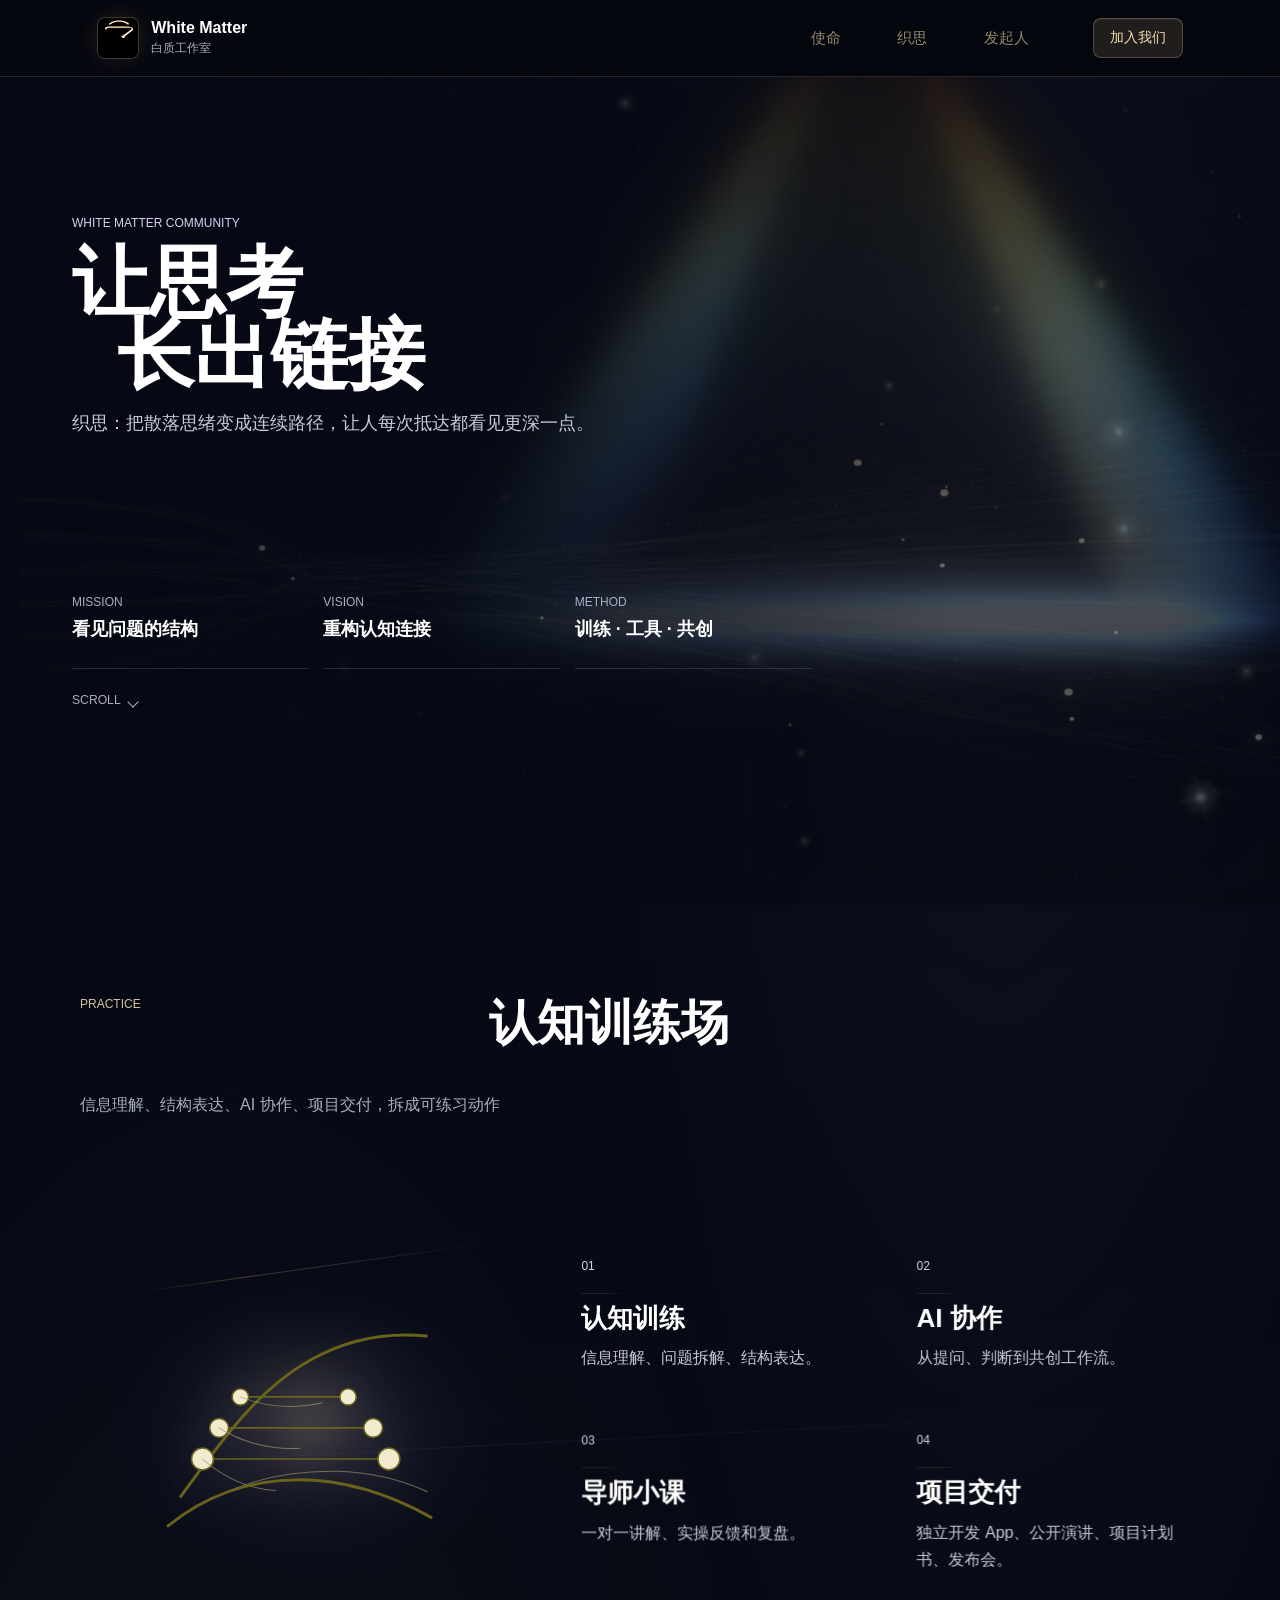
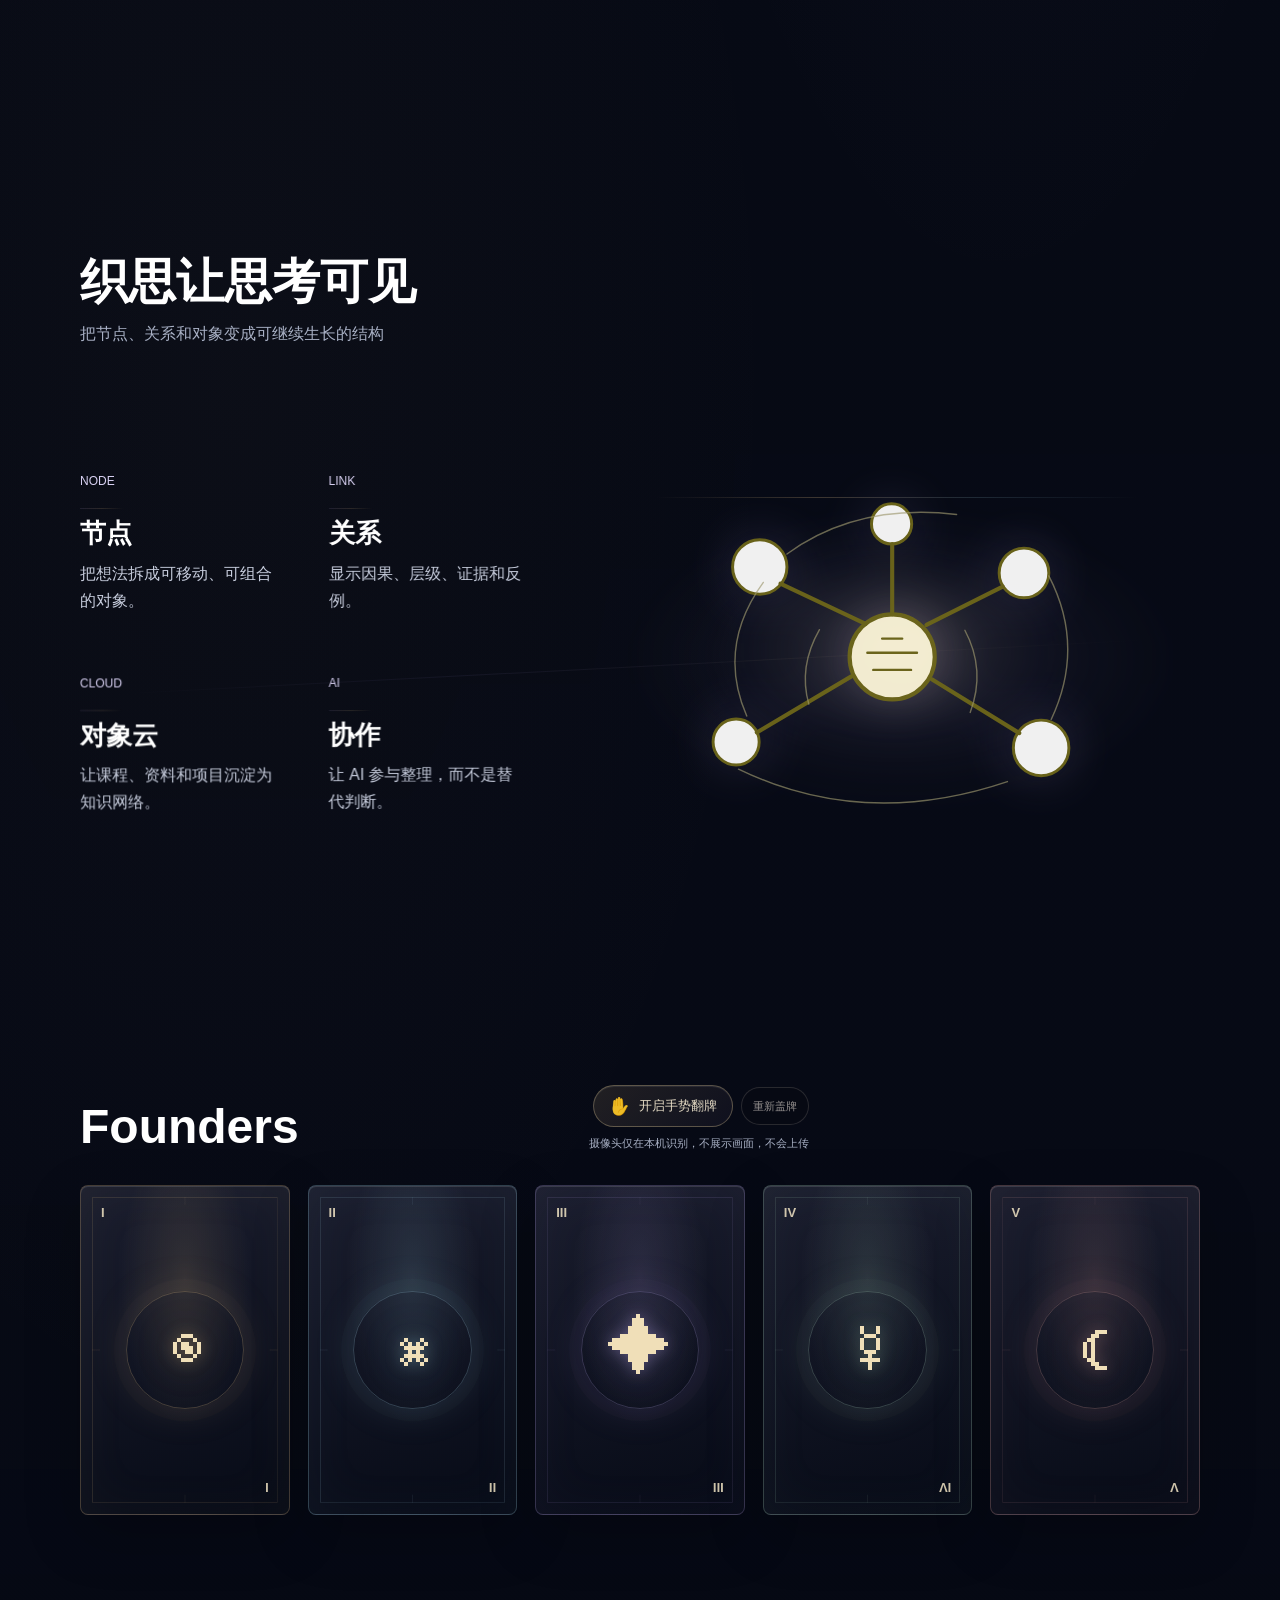
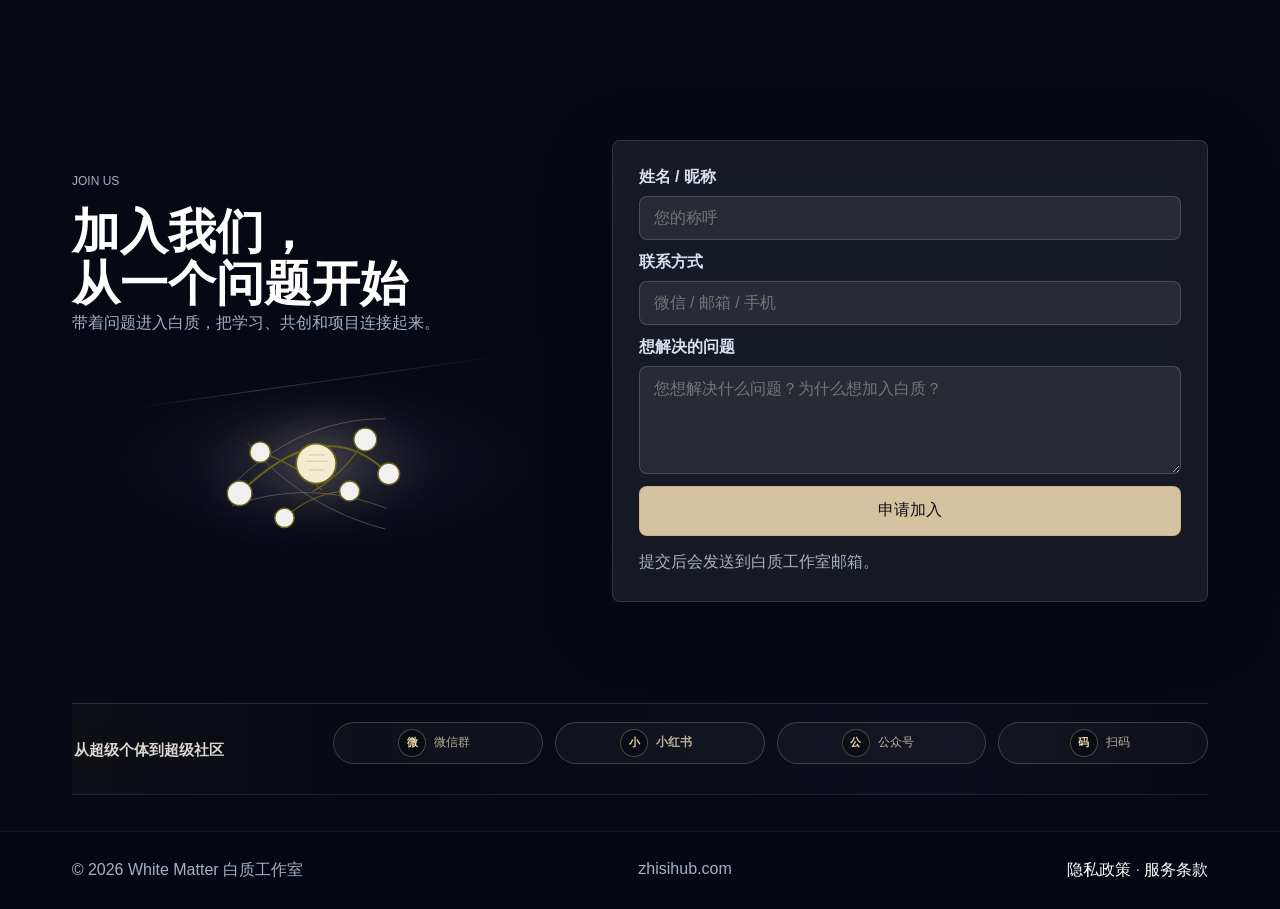
<file: index.html>
<!doctype html>
<html lang="zh-CN">
  <head>
    <meta charset="utf-8">
    <meta name="viewport" content="width=device-width, initial-scale=1">
    <meta name="description" content="White Matter 白质工作室，让思考长出链接，把散落思绪变成连续路径。">
    <meta property="og:title" content="White Matter 白质工作室">
    <meta property="og:description" content="让思考长出链接，把散落思绪变成连续路径。">
    <meta property="og:type" content="website">
    <meta property="og:url" content="https://zhisihub.com/">
    <meta name="theme-color" content="#090d19">
    <title>White Matter 白质工作室 | 认知连接社区</title>
    <link rel="icon" href="./favicon.png?v=stroke-write-20260623" type="image/png">
    <link rel="stylesheet" href="./styles.css?v=pointer-seam-fix-v35">
  </head>
  <body>
    <header class="site-header" aria-label="主导航">
      <a class="brand" href="#mission" aria-label="White Matter 首页">
        <span class="brand-mark" aria-hidden="true">
          <img class="brand-logo-write" src="./assets/white-matter-logo-write.gif?v=logo-play2-20260715" alt="">
        </span>
        <span>
          <strong>White Matter</strong>
          <small>白质工作室</small>
        </span>
      </a>
      <nav class="nav-links" aria-label="页面导航">
        <a href="#mission">使命</a>
        <a href="#zhisi">织思</a>
        <a href="#founders">发起人</a>
      </nav>
      <a class="nav-cta" href="#contact">加入我们</a>
    </header>

    <div class="site-galaxy" id="siteGalaxy" aria-hidden="true"></div>

    <main>
      <section id="mission" class="community-hero" aria-label="White Matter 使命愿景">
        <div class="hero-prism" id="heroPrism" aria-hidden="true"></div>
        <svg class="home-fiber-field" id="homeFiberField" viewBox="0 0 1200 680" preserveAspectRatio="none" aria-hidden="true"></svg>
        <div class="hero-inner">
          <p class="eyebrow">White Matter Community</p>
          <h1><span>让思考</span><span>长出链接</span></h1>
          <p class="neural-note">织思：把散落思绪变成连续路径，让人每次抵达都看见更深一点。</p>
          <div class="mission-strip" aria-label="使命愿景">
            <article tabindex="0">
              <span>Mission</span>
              <strong>看见问题的结构</strong>
            </article>
            <article tabindex="0">
              <span>Vision</span>
              <strong>重构认知连接</strong>
            </article>
            <article tabindex="0">
              <span>Method</span>
              <strong>训练 · 工具 · 共创</strong>
            </article>
          </div>
          <a class="scroll-cue" href="#courses" aria-label="向下滚动到认知训练场">Scroll</a>
        </div>
      </section>

      <section id="courses" class="section content-section course-section">
        <div class="section-heading">
          <p class="eyebrow">Practice</p>
          <h2>认知训练场</h2>
          <p>信息理解、结构表达、AI 协作、项目交付，拆成可练习动作</p>
        </div>
        <div class="content-layout">
          <figure class="line-visual" tabindex="0">
            <img src="./assets/course-structure.svg" alt="课程结构线稿图">
          </figure>
          <div class="detail-grid">
            <article tabindex="0"><span>01</span><h3>认知训练</h3><p>信息理解、问题拆解、结构表达。</p></article>
            <article tabindex="0"><span>02</span><h3>AI 协作</h3><p>从提问、判断到共创工作流。</p></article>
            <article tabindex="0"><span>03</span><h3>导师小课</h3><p>一对一讲解、实操反馈和复盘。</p></article>
            <article tabindex="0"><span>04</span><h3>项目交付</h3><p>独立开发 App、公开演讲、项目计划书、发布会。</p></article>
          </div>
        </div>
      </section>

      <section id="zhisi" class="section content-section zhisi-section">
        <div class="section-heading">
          <h2>织思让思考可见</h2>
          <p>把节点、关系和对象变成可继续生长的结构</p>
        </div>
        <div class="content-layout reversed">
          <figure class="line-visual" tabindex="0">
            <img src="./assets/zhisi-map.svg" alt="织思结构线稿图">
          </figure>
          <div class="detail-grid">
            <article tabindex="0"><span>Node</span><h3>节点</h3><p>把想法拆成可移动、可组合的对象。</p></article>
            <article tabindex="0"><span>Link</span><h3>关系</h3><p>显示因果、层级、证据和反例。</p></article>
            <article tabindex="0"><span>Cloud</span><h3>对象云</h3><p>让课程、资料和项目沉淀为知识网络。</p></article>
            <article tabindex="0"><span>AI</span><h3>协作</h3><p>让 AI 参与整理，而不是替代判断。</p></article>
          </div>
        </div>
      </section>

      <section id="founders" class="section founder-section">
        <div class="section-heading">
          <h2>Founders</h2>
          <div class="founder-gesture-controls">
            <div class="gesture-actions">
              <button class="gesture-toggle" id="founderGestureToggle" type="button" aria-pressed="false">
                <span class="gesture-toggle-icon" aria-hidden="true">✋</span>
                <span class="gesture-toggle-label">开启手势翻牌</span>
              </button>
              <button class="gesture-reset" id="founderGestureReset" type="button">重新盖牌</button>
            </div>
            <p class="gesture-status" id="founderGestureStatus" role="status" aria-live="polite">
              摄像头仅在本机识别，不展示画面，不会上传
            </p>
          </div>
        </div>
        <div class="founder-layout">
          <article class="founder-card lead-founder" data-founder-key="xialuoke" role="button" aria-pressed="false" aria-label="夏洛克，理论研发" tabindex="0">
            <div class="founder-card-inner">
              <div class="founder-face founder-symbol-face" aria-hidden="true">
                <span class="tarot-index tarot-index-top">I</span>
                <span class="tarot-symbol">◉</span>
                <span class="tarot-index tarot-index-bottom">I</span>
              </div>
              <div class="founder-face founder-portrait-face">
                <span class="founder-seal" aria-hidden="true">◉</span>
                <img class="founder-sketch founder-avatar" src="./assets/member-xialuoke.png" alt="夏洛克简笔画形象">
                <div class="founder-copy">
                  <h3>夏洛克</h3>
                  <p class="founder-role">理论研发</p>
                </div>
              </div>
            </div>
          </article>
          <article class="founder-card" data-founder-key="luer" role="button" aria-pressed="false" aria-label="陆贰，软件开发" tabindex="0">
            <div class="founder-card-inner">
              <div class="founder-face founder-symbol-face" aria-hidden="true">
                <span class="tarot-index tarot-index-top">II</span>
                <span class="tarot-symbol">⌘</span>
                <span class="tarot-index tarot-index-bottom">II</span>
              </div>
              <div class="founder-face founder-portrait-face">
                <span class="founder-seal" aria-hidden="true">⌘</span>
                <img class="founder-sketch founder-avatar" src="./assets/member-luer.png" alt="陆贰简笔画形象">
                <div class="founder-copy">
                  <h3>陆贰</h3>
                  <p class="founder-role">软件开发</p>
                </div>
              </div>
            </div>
          </article>
          <article class="founder-card" data-founder-key="wuwu" role="button" aria-pressed="false" aria-label="wuwu，市场营销" tabindex="0">
            <div class="founder-card-inner">
              <div class="founder-face founder-symbol-face" aria-hidden="true">
                <span class="tarot-index tarot-index-top">III</span>
                <span class="tarot-symbol">✦</span>
                <span class="tarot-index tarot-index-bottom">III</span>
              </div>
              <div class="founder-face founder-portrait-face">
                <span class="founder-seal" aria-hidden="true">✦</span>
                <img class="founder-sketch founder-avatar" src="./assets/member-wuwu.png" alt="wuwu 简笔画形象">
                <div class="founder-copy">
                  <h3>wuwu</h3>
                  <p class="founder-role">市场营销</p>
                </div>
              </div>
            </div>
          </article>
          <article class="founder-card" data-founder-key="jiupi" role="button" aria-pressed="false" aria-label="九皮，导师教学" tabindex="0">
            <div class="founder-card-inner">
              <div class="founder-face founder-symbol-face" aria-hidden="true">
                <span class="tarot-index tarot-index-top">IV</span>
                <span class="tarot-symbol">☿</span>
                <span class="tarot-index tarot-index-bottom">IV</span>
              </div>
              <div class="founder-face founder-portrait-face">
                <span class="founder-seal" aria-hidden="true">☿</span>
                <img class="founder-sketch founder-avatar" src="./assets/member-jiupi.png" alt="九皮简笔画形象">
                <div class="founder-copy">
                  <h3>九皮</h3>
                  <p class="founder-role">导师教学</p>
                </div>
              </div>
            </div>
          </article>
          <article class="founder-card" data-founder-key="blanche" role="button" aria-pressed="false" aria-label="Blanche，线上推广" tabindex="0">
            <div class="founder-card-inner">
              <div class="founder-face founder-symbol-face" aria-hidden="true">
                <span class="tarot-index tarot-index-top">V</span>
                <span class="tarot-symbol">☾</span>
                <span class="tarot-index tarot-index-bottom">V</span>
              </div>
              <div class="founder-face founder-portrait-face">
                <span class="founder-seal" aria-hidden="true">☾</span>
                <img class="founder-sketch founder-avatar" src="./assets/member-blanche.png" alt="Blanche 简笔画形象">
                <div class="founder-copy">
                  <h3>Blanche</h3>
                  <p class="founder-role">线上推广</p>
                </div>
              </div>
            </div>
          </article>
        </div>
        <aside class="founder-gesture-panel" id="founderGesturePanel" aria-label="本机手势识别处理" aria-hidden="true" hidden>
          <video id="founderGestureVideo" autoplay muted playsinline></video>
        </aside>
        <div class="gesture-cursor" id="founderGestureCursor" aria-hidden="true" hidden>
          <span></span>
        </div>
      </section>

      <section id="contact" class="section contact-section">
        <div class="contact-copy">
          <p class="eyebrow">Join Us</p>
          <h2>加入我们，从一个问题开始</h2>
          <p>带着问题进入白质，把学习、共创和项目连接起来。</p>
          <figure class="contact-visual">
            <img src="./assets/collab-signal.svg" alt="加入我们连接线稿图">
          </figure>
        </div>
        <iframe class="form-submit-frame" name="formSubmitFrame" title="表单提交通道" aria-hidden="true"></iframe>
        <form class="contact-form" id="betaForm" action="https://formsubmit.co/2357731089@qq.com" method="POST" target="formSubmitFrame">
          <input type="hidden" name="_subject" value="白质工作室新的加入申请">
          <input type="hidden" name="_template" value="table">
          <input type="hidden" name="_captcha" value="false">
          <input type="hidden" name="_next" value="https://zhisihub.com/thinking.html">
          <input type="text" name="_honey" tabindex="-1" autocomplete="off" aria-hidden="true" class="form-honey">
          <label>
            <span>姓名 / 昵称</span>
            <input name="姓名" autocomplete="name" placeholder="您的称呼" required>
          </label>
          <label>
            <span>联系方式</span>
            <input name="联系方式" autocomplete="email" placeholder="微信 / 邮箱 / 手机" required>
          </label>
          <label>
            <span>想解决的问题</span>
            <textarea name="想解决的问题" rows="4" placeholder="您想解决什么问题？为什么想加入白质？" required></textarea>
          </label>
          <button type="submit">申请加入</button>
          <p class="form-note" id="formNote">提交后会发送到白质工作室邮箱。</p>
        </form>

        <div id="community" class="mini-social social-section social-loop-section" aria-label="白质社区入口">
          <div class="social-bar-heading">
            <div>
              <p class="eyebrow">Community</p>
              <p class="mini-social-title">从超级个体到超级社区</p>
            </div>
            <span class="social-loop-status" data-social-loop-status aria-live="polite">点击入口展开</span>
          </div>

          <div class="social-loop-shell" data-social-loop aria-label="社区平台入口">
            <div class="social-loop-track" data-social-loop-track>
              <div class="social-loop-list" data-social-loop-sequence>
                <button class="social-action" type="button" data-social-channel="wechat" aria-controls="community-panel" aria-expanded="false">
                  <span class="social-icon" aria-hidden="true">微</span>
                  <span>微信群</span>
                </button>
                <a class="social-action" href="https://www.xiaohongshu.com/" target="_blank" rel="noopener noreferrer" data-social-channel="xhs">
                  <span class="social-icon" aria-hidden="true">小</span>
                  <span>小红书</span>
                </a>
                <button class="social-action" type="button" data-social-channel="official" aria-controls="community-panel" aria-expanded="false">
                  <span class="social-icon" aria-hidden="true">公</span>
                  <span>公众号</span>
                </button>
                <button class="social-action" type="button" data-social-channel="scan" aria-controls="community-panel" aria-expanded="false">
                  <span class="social-icon" aria-hidden="true">码</span>
                  <span>扫码</span>
                </button>
              </div>
            </div>
          </div>

          <aside class="social-qr-panel" id="community-panel" data-social-panel aria-live="polite" hidden>
            <button class="social-panel-close" type="button" data-social-close aria-label="收起二维码" title="收起二维码">×</button>
            <div class="social-qr" aria-hidden="true">
              <svg class="social-qr-svg" viewBox="0 0 120 120" role="img">
                <rect width="120" height="120" rx="10" fill="#fbf8ef"/>
                <path d="M10 10h28v28H10zM82 10h28v28H82zM10 82h28v28H10z" fill="#101112"/>
                <path d="M17 17h14v14H17zM89 17h14v14H89zM17 89h14v14H17z" fill="#fbf8ef"/>
                <path d="M47 12h8v8h-8zM63 12h8v8h-8zM47 28h16v8H47zM72 44h8v8h-8zM90 46h12v8H90zM48 48h8v8h-8zM60 48h8v8h-8zM18 48h12v8H18zM36 48h8v8h-8zM82 60h8v8h-8zM96 60h8v8h-8zM48 64h8v8h-8zM64 64h8v8h-8zM74 76h8v8h-8zM90 78h20v8H90zM48 88h8v8h-8zM60 88h8v8h-8zM72 96h8v8h-8zM88 96h8v8h-8zM104 96h6v14h-6zM46 104h16v6H46z" fill="#101112"/>
                <circle cx="60" cy="60" r="14" fill="#101112"/>
                <text x="60" y="64" text-anchor="middle" font-size="8" font-weight="800" fill="#e5c68e" data-social-qr-label>微信群</text>
              </svg>
            </div>
            <div class="social-qr-copy">
              <h3 data-social-title>扫码加入微信群</h3>
              <p data-social-note>把真实微信群二维码替换到这里后，访客可以在电脑端扫码，手机端长按保存。</p>
            </div>
          </aside>
        </div>
      </section>

    </main>

    <footer class="site-footer">
      <span>© 2026 White Matter 白质工作室</span>
      <span>zhisihub.com</span>
      <span><a href="./privacy.html">隐私政策</a> · <a href="./terms.html">服务条款</a></span>
    </footer>

    <script src="./galaxy-exact.js?v=white-starlight-v10"></script>
    <script src="./visual-effects.js?v=founder-restored-v19"></script>
    <script src="./script.js?v=pointer-seam-fix-v26"></script>
  </body>
</html>
</file>
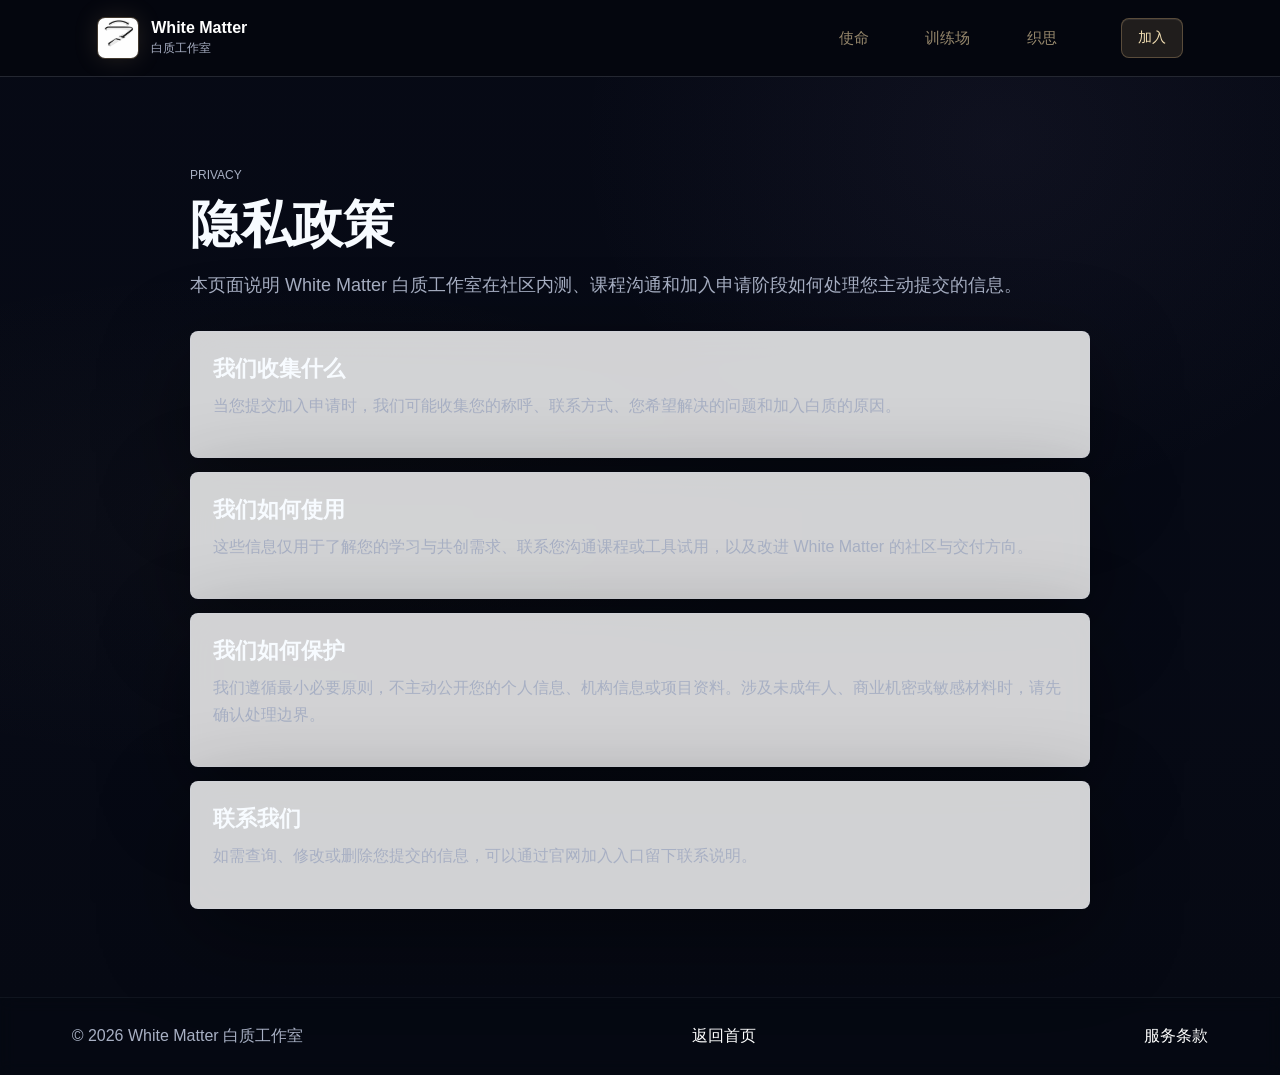
<file: privacy.html>
<!doctype html>
<html lang="zh-CN">
  <head>
    <meta charset="utf-8">
    <meta name="viewport" content="width=device-width, initial-scale=1">
    <title>隐私政策 | White Matter 白质工作室</title>
    <link rel="icon" href="./favicon.png?v=stroke-write-20260623" type="image/png">
    <link rel="stylesheet" href="./styles.css?v=pointer-seam-fix-v35">
  </head>
  <body>
    <header class="site-header" aria-label="主导航">
      <a class="brand" href="./index.html" aria-label="返回 White Matter 首页">
        <span class="brand-mark"><img src="./assets/white-matter-logo-write.gif?v=logo-play2-20260715" alt=""></span>
        <span>
          <strong>White Matter</strong>
          <small>白质工作室</small>
        </span>
      </a>
      <nav class="nav-links" aria-label="页面导航">
        <a href="./index.html#mission">使命</a>
        <a href="./index.html#courses">训练场</a>
        <a href="./index.html#zhisi">织思</a>
      </nav>
      <a class="nav-cta" href="./index.html#contact">加入</a>
    </header>
    <main>
      <section class="legal-page">
        <p class="eyebrow">Privacy</p>
        <h1>隐私政策</h1>
        <p class="legal-lead">本页面说明 White Matter 白质工作室在社区内测、课程沟通和加入申请阶段如何处理您主动提交的信息。</p>
        <article>
          <h2>我们收集什么</h2>
          <p>当您提交加入申请时，我们可能收集您的称呼、联系方式、您希望解决的问题和加入白质的原因。</p>
        </article>
        <article>
          <h2>我们如何使用</h2>
          <p>这些信息仅用于了解您的学习与共创需求、联系您沟通课程或工具试用，以及改进 White Matter 的社区与交付方向。</p>
        </article>
        <article>
          <h2>我们如何保护</h2>
          <p>我们遵循最小必要原则，不主动公开您的个人信息、机构信息或项目资料。涉及未成年人、商业机密或敏感材料时，请先确认处理边界。</p>
        </article>
        <article>
          <h2>联系我们</h2>
          <p>如需查询、修改或删除您提交的信息，可以通过官网加入入口留下联系说明。</p>
        </article>
      </section>
    </main>
    <footer class="site-footer">
      <span>© 2026 White Matter 白质工作室</span>
      <span><a href="./index.html">返回首页</a></span>
      <span><a href="./terms.html">服务条款</a></span>
    </footer>
  </body>
</html>
</file>
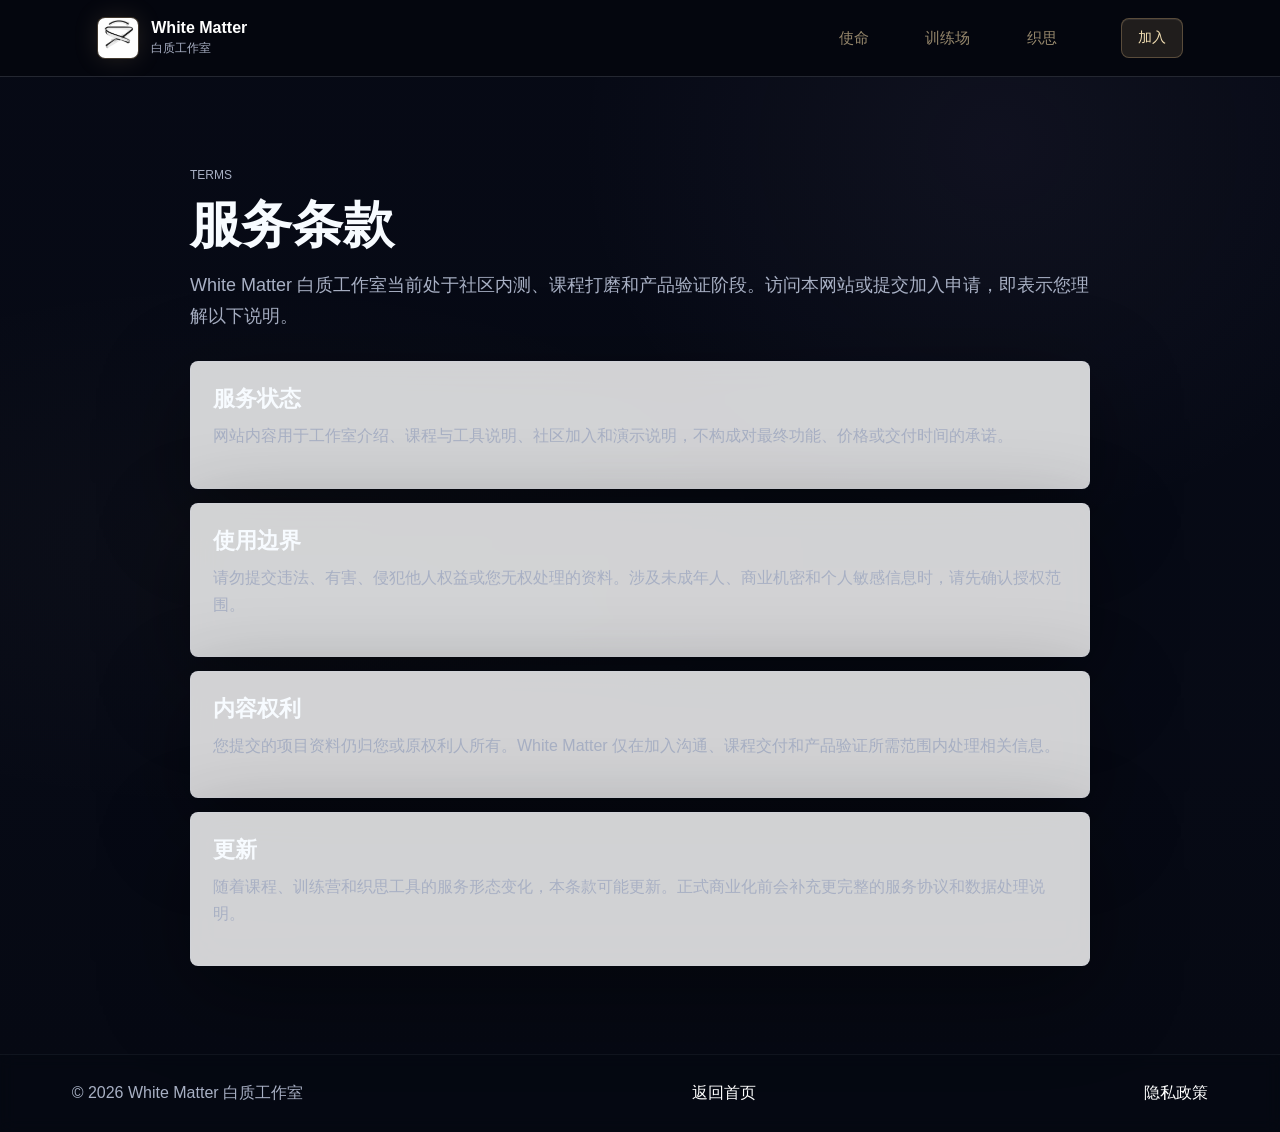
<file: terms.html>
<!doctype html>
<html lang="zh-CN">
  <head>
    <meta charset="utf-8">
    <meta name="viewport" content="width=device-width, initial-scale=1">
    <title>服务条款 | White Matter 白质工作室</title>
    <link rel="icon" href="./favicon.png?v=stroke-write-20260623" type="image/png">
    <link rel="stylesheet" href="./styles.css?v=pointer-seam-fix-v35">
  </head>
  <body>
    <header class="site-header" aria-label="主导航">
      <a class="brand" href="./index.html" aria-label="返回 White Matter 首页">
        <span class="brand-mark"><img src="./assets/white-matter-logo-write.gif?v=logo-play2-20260715" alt=""></span>
        <span>
          <strong>White Matter</strong>
          <small>白质工作室</small>
        </span>
      </a>
      <nav class="nav-links" aria-label="页面导航">
        <a href="./index.html#mission">使命</a>
        <a href="./index.html#courses">训练场</a>
        <a href="./index.html#zhisi">织思</a>
      </nav>
      <a class="nav-cta" href="./index.html#contact">加入</a>
    </header>
    <main>
      <section class="legal-page">
        <p class="eyebrow">Terms</p>
        <h1>服务条款</h1>
        <p class="legal-lead">White Matter 白质工作室当前处于社区内测、课程打磨和产品验证阶段。访问本网站或提交加入申请，即表示您理解以下说明。</p>
        <article>
          <h2>服务状态</h2>
          <p>网站内容用于工作室介绍、课程与工具说明、社区加入和演示说明，不构成对最终功能、价格或交付时间的承诺。</p>
        </article>
        <article>
          <h2>使用边界</h2>
          <p>请勿提交违法、有害、侵犯他人权益或您无权处理的资料。涉及未成年人、商业机密和个人敏感信息时，请先确认授权范围。</p>
        </article>
        <article>
          <h2>内容权利</h2>
          <p>您提交的项目资料仍归您或原权利人所有。White Matter 仅在加入沟通、课程交付和产品验证所需范围内处理相关信息。</p>
        </article>
        <article>
          <h2>更新</h2>
          <p>随着课程、训练营和织思工具的服务形态变化，本条款可能更新。正式商业化前会补充更完整的服务协议和数据处理说明。</p>
        </article>
      </section>
    </main>
    <footer class="site-footer">
      <span>© 2026 White Matter 白质工作室</span>
      <span><a href="./index.html">返回首页</a></span>
      <span><a href="./privacy.html">隐私政策</a></span>
    </footer>
  </body>
</html>
</file>
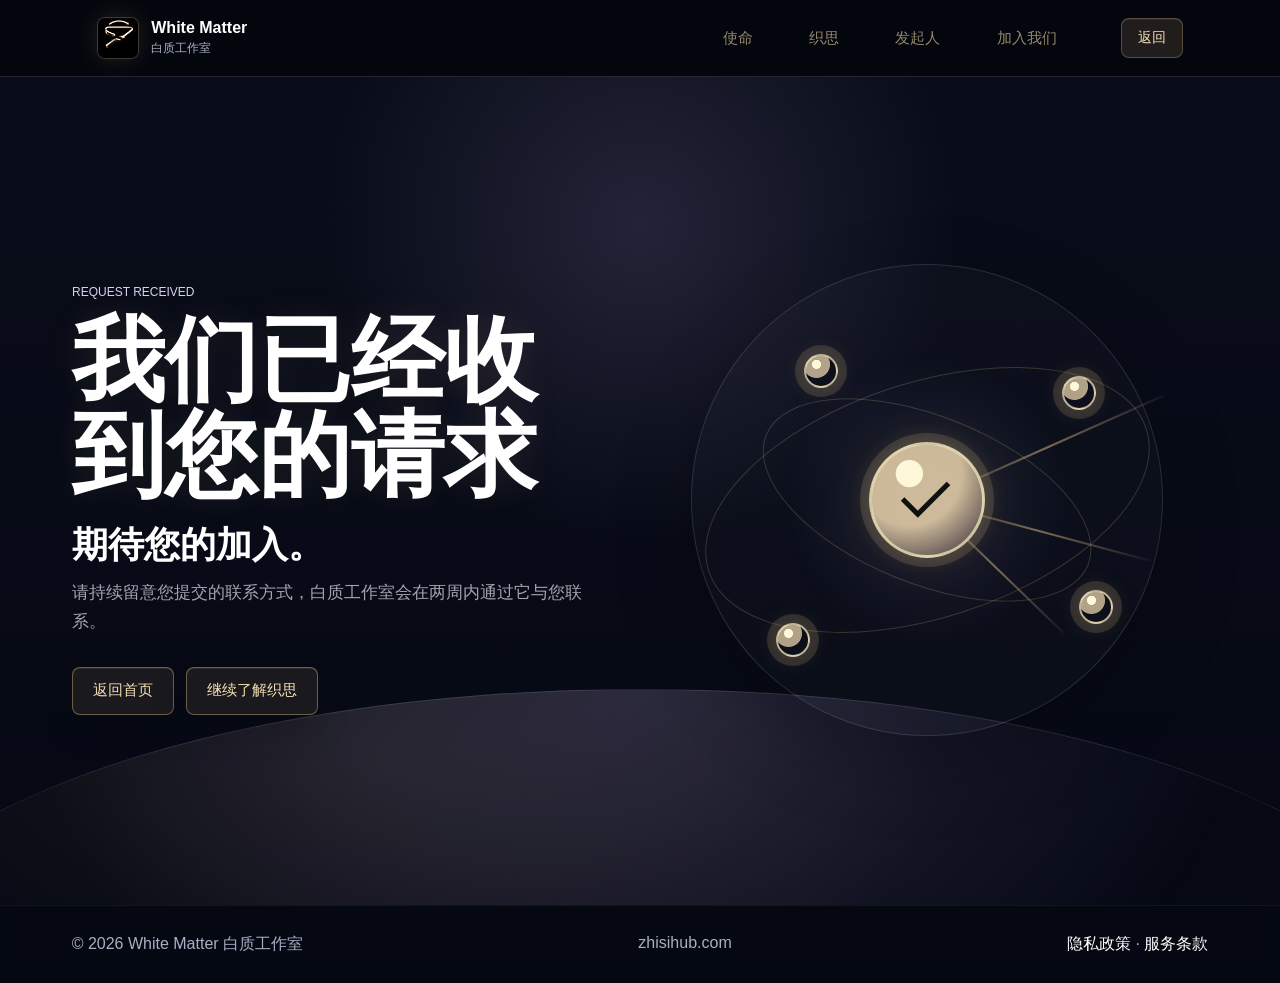
<file: thanks.html>
<!doctype html>
<html lang="zh-CN">
  <head>
    <meta charset="utf-8">
    <meta name="viewport" content="width=device-width, initial-scale=1">
    <meta name="description" content="White Matter 白质工作室已经收到您的加入请求。">
    <meta name="robots" content="noindex">
    <meta name="theme-color" content="#090d19">
    <title>申请已收到 | White Matter 白质工作室</title>
    <link rel="icon" href="./favicon.png?v=stroke-write-20260623" type="image/png">
    <link rel="stylesheet" href="./styles.css?v=pointer-seam-fix-v35">
  </head>
  <body>
    <header class="site-header" aria-label="主导航">
      <a class="brand" href="./" aria-label="White Matter 首页">
        <span class="brand-mark" aria-hidden="true">
          <img class="brand-logo-write" src="./assets/white-matter-logo-write.gif?v=logo-play2-20260715" alt="">
        </span>
        <span>
          <strong>White Matter</strong>
          <small>白质工作室</small>
        </span>
      </a>
      <nav class="nav-links" aria-label="页面导航">
        <a href="./#mission">使命</a>
        <a href="./#zhisi">织思</a>
        <a href="./#founders">发起人</a>
        <a href="./#contact">加入我们</a>
      </nav>
      <a class="nav-cta" href="./">返回</a>
    </header>

    <main class="thanks-page">
      <section class="thanks-hero" aria-label="申请提交成功">
        <div class="thanks-copy">
          <p class="eyebrow">Request Received</p>
          <h1>我们已经收到您的请求</h1>
          <p class="thanks-lead">期待您的加入。</p>
          <p class="thanks-note">请持续留意您提交的联系方式，白质工作室会在两周内通过它与您联系。</p>
          <div class="thanks-actions">
            <a class="primary-button" href="./">返回首页</a>
            <a class="secondary-button" href="./#zhisi">继续了解织思</a>
          </div>
        </div>

        <figure class="thought-field" aria-label="连接正在形成">
          <span class="thought-orbit orbit-one"></span>
          <span class="thought-orbit orbit-two"></span>
          <span class="thought-line line-one"></span>
          <span class="thought-line line-two"></span>
          <span class="thought-line line-three"></span>
          <span class="thought-node node-one"></span>
          <span class="thought-node node-two"></span>
          <span class="thought-node node-three"></span>
          <span class="thought-node node-four"></span>
          <span class="thought-node node-core"></span>
          <span class="check-mark" aria-hidden="true"></span>
        </figure>
      </section>
    </main>

    <footer class="site-footer">
      <span>© 2026 White Matter 白质工作室</span>
      <span>zhisihub.com</span>
      <span><a href="./privacy.html">隐私政策</a> · <a href="./terms.html">服务条款</a></span>
    </footer>
  </body>
</html>
</file>
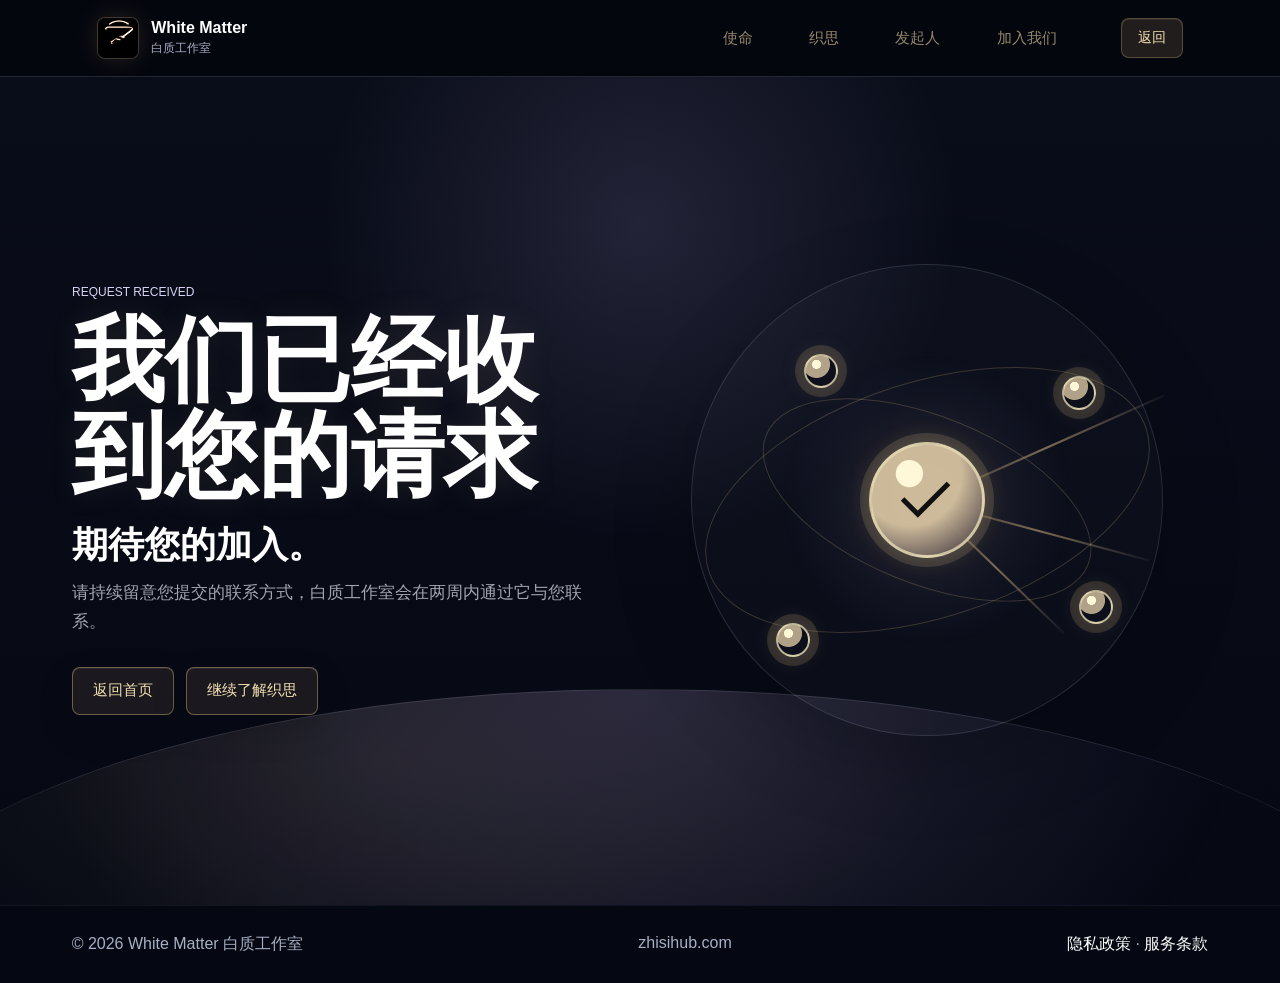
<file: thinking.html>
<!doctype html>
<html lang="zh-CN">
  <head>
    <meta charset="utf-8">
    <meta name="viewport" content="width=device-width, initial-scale=1">
    <meta name="description" content="White Matter 白质工作室正在连接您的问题。">
    <meta name="robots" content="noindex">
    <meta name="theme-color" content="#090d19">
    <meta http-equiv="refresh" content="15; url=./thanks.html">
    <title>正在连接 | White Matter 白质工作室</title>
    <link rel="icon" href="./favicon.png?v=stroke-write-20260623" type="image/png">
    <link rel="stylesheet" href="./styles.css?v=pointer-seam-fix-v35">
  </head>
  <body>
    <header class="site-header" aria-label="主导航">
      <a class="brand" href="./" aria-label="White Matter 首页">
        <span class="brand-mark" aria-hidden="true">
          <img class="brand-logo-write" src="./assets/white-matter-logo-write.gif?v=logo-play2-20260715" alt="">
        </span>
        <span>
          <strong>White Matter</strong>
          <small>白质工作室</small>
        </span>
      </a>
      <nav class="nav-links" aria-label="页面导航">
        <a href="./#mission">使命</a>
        <a href="./#zhisi">织思</a>
        <a href="./#founders">发起人</a>
        <a href="./#contact">加入我们</a>
      </nav>
      <a class="nav-cta" href="./">返回</a>
    </header>

    <main class="thanks-page thinking-page">
      <section class="thinking-hero is-hyperspeed" aria-label="正在连接您的问题">
        <div class="hyperspeed-transition" id="hyperspeedTransition" aria-hidden="true"></div>
        <div class="hyperspeed-shade" aria-hidden="true"></div>
        <div class="thinking-copy">
          <p class="eyebrow">Request Received</p>
          <h1>正在连接<br>您的问题</h1>
          <p class="thinking-status" aria-label="Thinking">
            <span>Thinking</span>
            <span class="thinking-dots" aria-hidden="true"><span></span><span></span><span></span></span>
          </p>
        </div>
        <p class="thinking-route"><span>Request received · establishing connection</span></p>
      </section>
    </main>

    <script src="./hyperspeed-transition.js?v=hyperspeed-white-blue-2s-v18"></script>
  </body>
</html>
</file>
<file: styles.css>
:root {
  color-scheme: dark;
  --ink: #f6fbff;
  --muted: #9fb5c8;
  --dim: #6f879b;
  --paper: #06131f;
  --surface: rgba(255, 255, 255, 0.07);
  --surface-strong: rgba(255, 255, 255, 0.11);
  --line: rgba(205, 232, 255, 0.15);
  --navy: #071827;
  --navy-2: #102235;
  --cyan: #21b8c9;
  --blue: #3f70d7;
  --orange: #e58b31;
  --violet: #7464d8;
  --shadow: 0 24px 80px rgba(0, 0, 0, 0.36);
  font-family: Inter, ui-sans-serif, system-ui, -apple-system, BlinkMacSystemFont, "PingFang SC", "Microsoft YaHei", sans-serif;
}

* {
  box-sizing: border-box;
}

html {
  scroll-behavior: smooth;
}

body {
  margin: 0;
  overflow-x: hidden;
  background:
    linear-gradient(180deg, #071827 0%, #06131f 44%, #081a2a 100%);
  color: var(--ink);
  letter-spacing: 0;
}

a {
  color: inherit;
  text-decoration: none;
}

button,
input,
textarea {
  font: inherit;
}

button {
  letter-spacing: 0;
}

img {
  display: block;
  max-width: 100%;
}

h1,
h2,
h3,
h4,
p {
  margin-top: 0;
  overflow-wrap: anywhere;
}

.site-header {
  position: sticky;
  top: 0;
  z-index: 20;
  display: grid;
  grid-template-columns: minmax(190px, 1fr) auto minmax(92px, 1fr);
  align-items: center;
  gap: 18px;
  min-height: 72px;
  padding: 14px 54px;
  border-bottom: 1px solid var(--line);
  background: rgba(7, 24, 39, 0.84);
  color: #ffffff;
  backdrop-filter: blur(18px);
}

.brand {
  display: inline-flex;
  align-items: center;
  gap: 12px;
  width: fit-content;
}

.brand-mark {
  display: inline-grid;
  place-items: center;
  width: 40px;
  height: 40px;
  border-radius: 8px;
  background: #ffffff;
  color: var(--navy);
  font-weight: 900;
}

.brand strong,
.brand small {
  display: block;
}

.brand strong {
  font-size: 1rem;
  line-height: 1.15;
}

.brand small {
  margin-top: 2px;
  color: var(--muted);
  font-size: 0.75rem;
}

.nav-links {
  display: flex;
  justify-content: center;
  gap: 6px;
  padding: 4px;
  border: 1px solid var(--line);
  border-radius: 8px;
  background: rgba(255, 255, 255, 0.05);
}

.nav-links a,
.nav-links button {
  min-height: 36px;
  padding: 0 12px;
  border: 0;
  border-radius: 6px;
  background: transparent;
  color: rgba(255, 255, 255, 0.76);
  cursor: pointer;
  font-size: 0.875rem;
}

.nav-links a {
  display: inline-flex;
  align-items: center;
}

.nav-links a:hover,
.nav-links button:hover,
.nav-links button.is-active {
  background: rgba(33, 184, 201, 0.16);
  color: #ffffff;
}

.nav-cta {
  justify-self: end;
  display: inline-flex;
  align-items: center;
  justify-content: center;
  min-height: 40px;
  padding: 0 16px;
  border-radius: 8px;
  background: var(--cyan);
  color: #04131a;
  font-size: 0.875rem;
  font-weight: 850;
}

.community-hero,
.section {
  scroll-margin-top: 72px;
}

.community-hero {
  position: relative;
  display: grid;
  align-items: end;
  min-height: calc(100svh - 72px);
  overflow: hidden;
  padding: 118px 72px 70px;
  color: #ffffff;
}

.community-hero::after {
  content: "";
  position: absolute;
  inset: 0;
  background:
    repeating-linear-gradient(90deg, rgba(255, 255, 255, 0.025) 0 1px, transparent 1px 92px),
    repeating-linear-gradient(0deg, rgba(255, 255, 255, 0.018) 0 1px, transparent 1px 92px);
  opacity: 0.48;
  pointer-events: none;
}

.hero-bg,
.hero-bg img,
.hero-shade {
  position: absolute;
  inset: 0;
}

.hero-bg img {
  width: 100%;
  height: 100%;
  object-fit: cover;
  filter: saturate(1.08) contrast(1.08);
  opacity: 0.72;
}

.hero-shade {
  background:
    linear-gradient(90deg, rgba(6, 19, 31, 0.98) 0%, rgba(8, 31, 50, 0.9) 42%, rgba(6, 19, 31, 0.28) 100%),
    linear-gradient(180deg, rgba(6, 19, 31, 0.3) 0%, rgba(6, 19, 31, 0.96) 100%);
}

.neural-figure {
  position: absolute;
  z-index: 1;
  top: 82px;
  right: clamp(-22px, 2.4vw, 42px);
  width: min(56vw, 760px);
  margin: 0;
  border-radius: 50%;
  overflow: hidden;
  opacity: 0.96;
  pointer-events: none;
}

.neural-figure::before {
  content: "";
  position: absolute;
  inset: 9%;
  border-radius: 50%;
  background: radial-gradient(circle, rgba(33, 184, 201, 0.16), transparent 62%);
  filter: blur(28px);
}

.neural-figure img {
  position: relative;
  width: 100%;
  height: auto;
  filter: drop-shadow(0 0 28px rgba(159, 239, 255, 0.18)) drop-shadow(0 22px 70px rgba(0, 0, 0, 0.34));
  mix-blend-mode: screen;
}

.hero-inner {
  position: relative;
  z-index: 2;
  width: min(1120px, 100%);
}

.eyebrow {
  margin: 0 0 14px;
  color: var(--orange);
  font-size: 0.75rem;
  font-weight: 850;
  letter-spacing: 0;
  text-transform: uppercase;
}

h1 {
  width: min(860px, 100%);
  margin-bottom: 22px;
  font-size: clamp(4.35rem, 6.4vw, 5.25rem);
  line-height: 1.03;
  letter-spacing: 0;
}

.hero-lead {
  margin-bottom: 8px;
  color: rgba(255, 255, 255, 0.78);
  font-size: 1.18rem;
  line-height: 1.7;
}

.neural-note {
  width: fit-content;
  margin-bottom: 30px;
  padding: 7px 10px;
  border: 1px solid rgba(33, 184, 201, 0.22);
  border-radius: 8px;
  background: rgba(33, 184, 201, 0.08);
  color: rgba(218, 243, 255, 0.82);
  font-size: 0.9rem;
}

.hero-actions {
  display: flex;
  flex-wrap: wrap;
  gap: 12px;
  margin-bottom: 52px;
}

.primary-button,
.secondary-button {
  display: inline-flex;
  align-items: center;
  justify-content: center;
  min-height: 48px;
  padding: 0 20px;
  border-radius: 8px;
  font-size: 0.9375rem;
  font-weight: 820;
}

.primary-button {
  background: var(--cyan);
  color: #04131a;
}

.secondary-button {
  border: 1px solid var(--line);
  background: rgba(255, 255, 255, 0.08);
  color: #ffffff;
}

.mission-strip {
  display: grid;
  grid-template-columns: repeat(3, minmax(0, 1fr));
  gap: 12px;
  width: min(860px, 100%);
}

.mission-strip article,
.founder-card,
.branch-panel,
.program-grid article,
.contact-form,
.legal-page article {
  border: 1px solid var(--line);
  border-radius: 8px;
  background: var(--surface);
  box-shadow: var(--shadow);
  backdrop-filter: blur(18px);
}

.mission-strip article {
  min-height: 130px;
  padding: 20px;
}

.mission-strip span,
.panel-kicker,
.program-grid span,
.founder-card span {
  display: inline-flex;
  margin-bottom: 14px;
  color: var(--cyan);
  font-size: 0.72rem;
  font-weight: 850;
  text-transform: uppercase;
}

.mission-strip strong {
  display: block;
  font-size: 1.06rem;
  line-height: 1.35;
}

.section {
  padding: 92px 72px;
}

.section-heading {
  display: grid;
  grid-template-columns: minmax(220px, 0.68fr) minmax(360px, 1.32fr);
  gap: 42px;
  align-items: start;
  margin-bottom: 32px;
}

.section-heading.centered {
  display: block;
  width: min(760px, 100%);
  margin-right: auto;
  margin-left: auto;
  text-align: center;
}

.section-heading h2,
.contact-copy h2 {
  margin-bottom: 0;
  font-size: 3rem;
  line-height: 1.08;
  letter-spacing: 0;
}

.section-heading p:not(.eyebrow),
.contact-copy p,
.panel-copy p,
.founder-card p,
.form-note,
.legal-lead,
.legal-page p {
  color: var(--muted);
  line-height: 1.7;
}

.course-section .section-heading p:not(.eyebrow),
.zhisi-section .section-heading p:not(.eyebrow) {
  white-space: nowrap;
}

.founder-section,
.program-section {
  background:
    linear-gradient(180deg, rgba(8, 26, 42, 0.7), rgba(6, 19, 31, 0.92));
}

.founder-layout {
  display: grid;
  grid-template-columns: 1.2fr repeat(4, minmax(0, 1fr));
  gap: 14px;
}

.founder-card {
  min-height: 238px;
  padding: 22px;
}

.lead-founder {
  background: rgba(33, 184, 201, 0.11);
}

.avatar-mark {
  display: grid;
  place-items: center;
  width: 54px;
  height: 54px;
  margin-bottom: 28px;
  border: 1px solid rgba(33, 184, 201, 0.32);
  border-radius: 8px;
  background: rgba(7, 24, 39, 0.78);
  color: var(--cyan);
  font-size: 1.25rem;
  font-weight: 900;
}

.founder-card h3 {
  margin-bottom: 10px;
  font-size: 1.42rem;
  line-height: 1.2;
}

.founder-card p {
  margin-bottom: 0;
}

.branch-section {
  background:
    linear-gradient(180deg, rgba(6, 19, 31, 0.92), rgba(10, 31, 50, 0.9));
}

.branch-shell {
  display: grid;
  grid-template-columns: 220px minmax(0, 1fr);
  gap: 20px;
  align-items: start;
  width: min(1120px, 100%);
  margin: 0 auto;
}

.branch-menu {
  display: grid;
  gap: 10px;
}

.branch-menu button {
  min-height: 54px;
  border: 1px solid var(--line);
  border-radius: 8px;
  background: rgba(255, 255, 255, 0.06);
  color: rgba(255, 255, 255, 0.74);
  cursor: pointer;
  font-weight: 820;
  text-align: left;
  padding: 0 18px;
}

.branch-menu button:hover,
.branch-menu button.is-active {
  border-color: rgba(33, 184, 201, 0.6);
  background: rgba(33, 184, 201, 0.16);
  color: #ffffff;
}

.branch-panels {
  min-width: 0;
}

.branch-panel {
  min-height: 430px;
  padding: 36px;
}

.branch-panel[hidden] {
  display: none;
}

.panel-copy {
  width: min(720px, 100%);
  margin-bottom: 32px;
}

.panel-copy h3 {
  margin-bottom: 0;
  font-size: 3.1rem;
  line-height: 1.08;
}

.signal-list {
  display: grid;
  grid-template-columns: repeat(4, minmax(0, 1fr));
  gap: 0;
  border-top: 1px solid var(--line);
  border-left: 1px solid var(--line);
}

.signal-list span {
  min-height: 96px;
  display: grid;
  place-items: center;
  border-right: 1px solid var(--line);
  border-bottom: 1px solid var(--line);
  color: rgba(255, 255, 255, 0.88);
  font-weight: 850;
}

.signal-list.compact {
  grid-template-columns: repeat(2, minmax(0, 1fr));
}

.course-lines,
.metric-grid,
.program-grid {
  display: grid;
  gap: 14px;
}

.course-lines {
  grid-template-columns: repeat(4, minmax(0, 1fr));
}

.course-lines div {
  min-height: 160px;
  padding: 20px;
  border-top: 1px solid var(--line);
}

.course-lines span {
  display: block;
  margin-bottom: 34px;
  color: var(--orange);
  font-weight: 900;
}

.course-lines strong {
  display: block;
  font-size: 1.2rem;
  line-height: 1.3;
}

.metric-grid {
  grid-template-columns: repeat(3, minmax(0, 1fr));
}

.metric-grid article {
  min-height: 170px;
  padding: 22px;
  border: 1px solid var(--line);
  border-radius: 8px;
}

.metric-grid strong {
  display: block;
  margin-bottom: 16px;
  color: var(--cyan);
  font-size: 3.6rem;
  line-height: 1;
}

.metric-grid span {
  color: var(--muted);
}

.media-panel {
  display: grid;
  grid-template-columns: minmax(280px, 0.78fr) minmax(320px, 1.22fr);
  gap: 30px;
  align-items: center;
}

.media-panel[hidden] {
  display: none;
}

.tool-preview {
  margin: 0;
}

.tool-preview img {
  width: 100%;
  border: 1px solid var(--line);
  border-radius: 8px;
  box-shadow: 0 16px 42px rgba(0, 0, 0, 0.32);
}

.program-grid {
  grid-template-columns: repeat(4, minmax(0, 1fr));
}

.program-grid article {
  min-height: 205px;
  padding: 24px;
}

.program-grid h3 {
  margin-bottom: 0;
  font-size: 1.45rem;
  line-height: 1.26;
}

.program-grid article:nth-child(1) {
  border-top: 4px solid var(--cyan);
}

.program-grid article:nth-child(2) {
  border-top: 4px solid var(--blue);
}

.program-grid article:nth-child(3) {
  border-top: 4px solid var(--orange);
}

.program-grid article:nth-child(4) {
  border-top: 4px solid var(--violet);
}

.contact-section {
  display: grid;
  grid-template-columns: minmax(280px, 0.9fr) minmax(360px, 1.1fr);
  gap: 52px;
  align-items: start;
  background: #071827;
}

.contact-form {
  display: grid;
  gap: 16px;
  padding: 26px;
}

.contact-form label,
.contact-form span {
  display: grid;
  gap: 8px;
}

.contact-form span {
  color: #ffffff;
  font-weight: 800;
}

.contact-form input,
.contact-form textarea {
  width: 100%;
  border: 1px solid var(--line);
  border-radius: 8px;
  padding: 14px 15px;
  background: rgba(4, 19, 26, 0.58);
  color: #ffffff;
}

.contact-form textarea {
  resize: vertical;
}

.contact-form button {
  min-height: 50px;
  border: 0;
  border-radius: 8px;
  background: var(--cyan);
  color: #04131a;
  cursor: pointer;
  font-weight: 850;
}

.form-note {
  margin: 0;
}

.site-footer {
  display: flex;
  flex-wrap: wrap;
  justify-content: space-between;
  gap: 14px;
  padding: 28px 72px;
  border-top: 1px solid var(--line);
  background: #06131f;
  color: var(--muted);
}

.site-footer a {
  color: #ffffff;
}

.legal-page {
  width: min(900px, calc(100% - 36px));
  margin: 0 auto;
  padding: 88px 0;
}

.legal-page h1 {
  max-width: 100%;
  margin-bottom: 18px;
  color: var(--ink);
  font-size: 3.2rem;
}

.legal-lead {
  margin-bottom: 30px;
  font-size: 1.125rem;
}

.legal-page article {
  margin-top: 14px;
  padding: 22px;
}

.legal-page article h2 {
  margin-bottom: 8px;
  font-size: 1.375rem;
}

@media (max-width: 1180px) {
  .site-header {
    grid-template-columns: 1fr auto;
    padding: 14px 28px;
  }

  .nav-links {
    display: none;
  }

  .community-hero,
  .section {
    padding-right: 36px;
    padding-left: 36px;
  }

  .mission-strip,
  .founder-layout,
  .program-grid,
  .course-lines {
    grid-template-columns: repeat(2, minmax(0, 1fr));
  }

  .branch-shell,
  .contact-section,
  .media-panel,
  .content-layout,
  .section-heading {
    grid-template-columns: 1fr;
  }

  .content-layout.reversed .line-visual {
    order: 0;
  }

  .branch-menu {
    grid-template-columns: repeat(5, minmax(0, 1fr));
  }

  .branch-menu button {
    min-height: 48px;
    padding: 0 12px;
    text-align: center;
  }

  .signal-list,
  .metric-grid {
    grid-template-columns: repeat(2, minmax(0, 1fr));
  }
}

@media (max-width: 760px) {
  .site-header {
    min-height: 68px;
    padding: 12px 18px;
  }

  .brand-mark {
    width: 36px;
    height: 36px;
  }

  .nav-cta {
    min-height: 38px;
    padding: 0 12px;
  }

  .community-hero {
    width: 100%;
    max-width: 100vw;
    min-height: auto;
    padding: 70px 20px 34px;
  }

  .hero-inner {
    width: calc(100vw - 40px);
    max-width: calc(100vw - 40px);
    min-width: 0;
  }

  .neural-figure {
    top: 94px;
    right: -228px;
    width: 620px;
    opacity: 0.52;
  }

  h1 {
    max-width: calc(100vw - 40px);
    font-size: 3.35rem;
    line-height: 1.02;
    word-break: break-all;
  }

  .hero-lead {
    max-width: calc(100vw - 40px);
    font-size: 1rem;
    word-break: break-all;
  }

  .hero-actions {
    margin-bottom: 28px;
  }

  .primary-button,
  .secondary-button {
    width: 100%;
    max-width: 100%;
  }

  .mission-strip,
  .founder-layout,
  .program-grid,
  .course-lines,
  .detail-grid,
  .signal-list,
  .signal-list.compact,
  .metric-grid,
  .branch-menu {
    grid-template-columns: 1fr;
  }

  .mission-strip article,
  .founder-card,
  .detail-grid article,
  .program-grid article,
  .course-lines div,
  .metric-grid article {
    min-height: auto;
  }

  .mission-strip article {
    padding: 16px;
  }

  .section {
    padding: 58px 18px;
  }

  .section-heading {
    gap: 12px;
    margin-bottom: 24px;
  }

  .section-heading.centered {
    text-align: left;
  }

  .section-heading h2,
  .contact-copy h2,
  .panel-copy h3 {
    font-size: 2.15rem;
  }

  .branch-panel {
    min-height: auto;
    padding: 22px;
  }

  .branch-menu button {
    text-align: left;
  }

  .signal-list span {
    min-height: 70px;
  }

  .contact-section {
    gap: 26px;
  }

  .content-layout {
    gap: 16px;
  }

  .line-visual {
    min-height: 260px;
    padding: 18px;
  }

  .detail-grid article {
    padding: 20px;
  }

  .detail-grid span {
    margin-bottom: 26px;
  }

  .scroll-cue {
    margin-top: 18px;
  }

  .contact-form {
    padding: 22px;
  }

  .site-footer {
    display: grid;
    padding: 26px 18px;
  }

  .legal-page {
    padding: 58px 0;
  }

  .legal-page h1 {
    font-size: 2.55rem;
  }
}

/* Monochrome visual direction */
:root {
  color-scheme: light;
  --ink: #101010;
  --muted: #666666;
  --dim: #8a8a8a;
  --paper: #ffffff;
  --surface: rgba(255, 255, 255, 0.82);
  --surface-strong: rgba(255, 255, 255, 0.94);
  --line: rgba(16, 16, 16, 0.13);
  --navy: #101010;
  --navy-2: #222222;
  --cyan: #101010;
  --blue: #333333;
  --orange: #101010;
  --violet: #4a4a4a;
  --shadow: 0 24px 80px rgba(16, 16, 16, 0.08);
}

body {
  background: #ffffff;
  color: var(--ink);
}

body::after {
  content: "";
  position: fixed;
  inset: 72px 0 0;
  z-index: 15;
  pointer-events: none;
  background:
    radial-gradient(circle at 50% 10%, rgba(214, 176, 78, 0.08), transparent 34%),
    linear-gradient(180deg, rgba(16, 16, 16, 0.035), transparent 28%);
  opacity: 0;
}

.site-header {
  border-bottom: 1px solid var(--line);
  background: rgba(255, 255, 255, 0.92);
  color: var(--ink);
}

.site-header::after {
  content: "";
  position: absolute;
  right: 0;
  bottom: -1px;
  left: 0;
  height: 1px;
  background: linear-gradient(90deg, transparent, rgba(16, 16, 16, 0.7), rgba(214, 176, 78, 0.68), transparent);
  opacity: 0;
  transform: scaleX(0);
  transform-origin: center;
  pointer-events: none;
}

.brand-mark {
  background: var(--ink);
  color: #ffffff;
}

.brand small {
  color: var(--muted);
}

.nav-links {
  border-color: var(--line);
  background: rgba(255, 255, 255, 0.72);
}

.nav-links a,
.nav-links button {
  color: rgba(16, 16, 16, 0.66);
}

.nav-links a:hover,
.nav-links button:hover,
.nav-links button.is-active {
  background: #101010;
  color: #ffffff;
}

.nav-cta,
.primary-button,
.contact-form button {
  background: #101010;
  color: #ffffff;
}

.community-hero {
  background: #ffffff;
  color: var(--ink);
  align-items: center;
  min-height: min(820px, calc(100svh - 72px));
  padding-top: 96px;
  padding-bottom: 54px;
}

.community-hero::after {
  display: none;
}

.hero-bg,
.hero-shade {
  display: none;
}

.hero-bg img {
  opacity: 0;
}

.neural-figure {
  top: 72px;
  right: clamp(-178px, -8vw, -72px);
  width: min(63vw, 880px);
  aspect-ratio: 1;
  border: 0;
  border-radius: 0;
  overflow: visible;
  background: transparent;
  box-shadow: none;
  opacity: 0.92;
  -webkit-mask-image: none;
  mask-image: none;
}

.neural-figure::before {
  display: none;
}

.neural-figure img {
  width: 100%;
  height: 100%;
  object-fit: contain;
  opacity: 1;
  transform: scale(1.05) translate(2%, -2%);
  filter: drop-shadow(0 22px 58px rgba(120, 104, 62, 0.08));
  mix-blend-mode: normal;
}

.mission-strip {
  width: min(760px, 100%);
}

.mission-strip article {
  min-height: 96px;
  padding: 15px 18px;
}

.eyebrow,
.mission-strip span,
.panel-kicker,
.program-grid span,
.founder-card span,
.course-lines span,
.metric-grid strong {
  color: #101010;
}

.hero-lead {
  color: rgba(16, 16, 16, 0.68);
}

.neural-note {
  border-color: rgba(16, 16, 16, 0.16);
  background: rgba(255, 255, 255, 0.68);
  color: rgba(16, 16, 16, 0.7);
}

.secondary-button {
  border-color: rgba(16, 16, 16, 0.22);
  background: rgba(255, 255, 255, 0.78);
  color: #101010;
}

.mission-strip article,
.founder-card,
.branch-panel,
.program-grid article,
.detail-grid article,
.line-visual,
.contact-visual,
.contact-form,
.legal-page article {
  background: rgba(255, 255, 255, 0.82);
}

.mission-strip article {
  border-color: rgba(16, 16, 16, 0.12);
  background: rgba(255, 255, 255, 0.62);
  box-shadow: 0 18px 54px rgba(16, 16, 16, 0.045);
}

.founder-section,
.program-section,
.branch-section,
.contact-section {
  background: #ffffff;
}

.lead-founder {
  background: #ffffff;
}

.founder-layout {
  grid-template-columns: repeat(5, minmax(0, 1fr));
  width: min(1120px, 100%);
  margin-right: auto;
  margin-left: auto;
  gap: 12px;
  align-items: stretch;
}

.avatar-mark {
  border-color: rgba(16, 16, 16, 0.18);
  background: #101010;
  color: #ffffff;
}

.founder-card {
  position: relative;
  display: flex;
  min-height: 266px;
  flex-direction: column;
  justify-content: flex-start;
  overflow: hidden;
  padding: 20px 18px 18px;
  border: 1px solid rgba(16, 16, 16, 0.1);
  border-radius: 8px;
  background: rgba(255, 255, 255, 0.78);
  box-shadow: 0 22px 70px rgba(16, 16, 16, 0.045);
}

.founder-copy {
  position: relative;
  z-index: 1;
  padding: 0;
}

.founder-copy span {
  display: block;
  margin-bottom: 10px;
  color: rgba(16, 16, 16, 0.48);
  font-size: 0.86rem;
  font-weight: 850;
  letter-spacing: 0;
  text-transform: uppercase;
}

.founder-card h3 {
  margin: 0;
  color: rgba(16, 16, 16, 0.62);
  font-size: clamp(1.12rem, 1.38vw, 1.5rem);
  font-weight: 560;
  line-height: 1.02;
}

.founder-sketch {
  width: min(100%, 176px);
  height: 176px;
  margin: 18px auto 0;
  object-fit: contain;
  opacity: 1;
}

.founder-avatar {
  border-radius: 0;
}

.zhisi-section .section-heading {
  display: block;
  width: min(1120px, 100%);
  margin-right: auto;
  margin-left: auto;
}

.zhisi-section .section-heading h2 {
  margin-bottom: 12px;
}

.zhisi-section .section-heading p:not(.eyebrow) {
  max-width: 680px;
}

.scroll-cue {
  display: inline-flex;
  width: fit-content;
  margin-top: 22px;
  color: rgba(16, 16, 16, 0.46);
  font-size: 0.76rem;
  font-weight: 850;
  letter-spacing: 0;
  text-transform: uppercase;
}

.scroll-cue::after {
  content: "";
  width: 7px;
  height: 7px;
  margin: 5px 0 0 8px;
  border-right: 1px solid currentColor;
  border-bottom: 1px solid currentColor;
  transform: rotate(45deg);
}

.content-section {
  display: grid;
  gap: 26px;
}

.content-layout {
  display: grid;
  grid-template-columns: minmax(320px, 0.9fr) minmax(420px, 1.1fr);
  gap: 28px;
  align-items: stretch;
  width: min(1120px, 100%);
  margin: 0 auto;
}

.content-layout.reversed .line-visual {
  order: 2;
}

.line-visual,
.contact-visual {
  display: grid;
  place-items: center;
  min-height: 420px;
  margin: 0;
  padding: 28px;
  border: 1px solid rgba(16, 16, 16, 0.1);
  border-radius: 8px;
  box-shadow: 0 22px 68px rgba(16, 16, 16, 0.06);
}

.line-visual img,
.contact-visual img {
  width: min(100%, 560px);
}

.detail-grid {
  display: grid;
  grid-template-columns: repeat(2, minmax(0, 1fr));
  gap: 14px;
}

.detail-grid article {
  min-height: 203px;
  padding: 24px;
  border: 1px solid rgba(16, 16, 16, 0.1);
  border-radius: 8px;
  box-shadow: 0 18px 52px rgba(16, 16, 16, 0.05);
}

.detail-grid span {
  display: block;
  margin-bottom: 42px;
  color: rgba(16, 16, 16, 0.48);
  font-size: 0.78rem;
  font-weight: 850;
  letter-spacing: 0;
  text-transform: uppercase;
}

.detail-grid h3 {
  margin-bottom: 10px;
  font-size: 1.48rem;
  line-height: 1.2;
}

.detail-grid p {
  margin-bottom: 0;
  color: rgba(16, 16, 16, 0.62);
  line-height: 1.7;
}

.course-section,
.zhisi-section {
  background: #ffffff;
}

.contact-copy {
  display: grid;
  gap: 18px;
}

.contact-visual {
  min-height: 280px;
  padding: 20px;
}

.branch-menu button {
  background: rgba(255, 255, 255, 0.76);
  color: rgba(16, 16, 16, 0.62);
}

.branch-menu button:hover,
.branch-menu button.is-active {
  border-color: #101010;
  background: #101010;
  color: #ffffff;
}

.signal-list span {
  color: rgba(16, 16, 16, 0.82);
}

.tool-preview img {
  box-shadow: 0 18px 56px rgba(16, 16, 16, 0.1);
}

.program-grid article:nth-child(1),
.program-grid article:nth-child(2),
.program-grid article:nth-child(3),
.program-grid article:nth-child(4) {
  border-top-color: #101010;
}

.contact-form span,
.site-footer a {
  color: #101010;
}

.contact-form input,
.contact-form textarea {
  background: rgba(255, 255, 255, 0.86);
  color: #101010;
}

.form-honey {
  position: absolute;
  left: -9999px;
  width: 1px;
  height: 1px;
  opacity: 0;
  pointer-events: none;
}

.contact-form button {
  display: inline-flex;
  align-items: center;
  justify-content: center;
  gap: 10px;
}

.contact-form button:disabled {
  cursor: progress;
}

.contact-form.is-submitting button::after {
  content: "";
  width: 6px;
  height: 6px;
  border-radius: 50%;
  background: currentColor;
  box-shadow:
    13px 0 0 currentColor,
    26px 0 0 currentColor;
}

.site-footer {
  background: #ffffff;
}

.thanks-page {
  min-height: calc(100svh - 72px);
  background: #ffffff;
}

.thinking-page {
  display: grid;
  min-height: calc(100svh - 72px);
}

.thanks-hero {
  position: relative;
  display: grid;
  grid-template-columns: minmax(320px, 0.96fr) minmax(360px, 1.04fr);
  gap: 56px;
  align-items: center;
  min-height: calc(100svh - 72px);
  padding: 90px 72px 72px;
  overflow: hidden;
}

.thanks-copy {
  position: relative;
  z-index: 2;
}

.thanks-copy h1 {
  max-width: 820px;
  margin-bottom: 20px;
  color: #101010;
  font-size: 5.8rem;
  line-height: 1.02;
}

.thanks-lead {
  margin-bottom: 12px;
  color: #101010;
  font-size: 2.25rem;
  font-weight: 850;
  line-height: 1.2;
}

.thanks-note {
  max-width: 560px;
  margin-bottom: 30px;
  color: rgba(16, 16, 16, 0.62);
  font-size: 1.05rem;
  line-height: 1.75;
}

.thanks-actions {
  display: flex;
  flex-wrap: wrap;
  gap: 12px;
}

.thinking-hero {
  display: grid;
  place-items: center;
  align-content: center;
  gap: 24px;
  min-height: calc(100svh - 72px);
  padding: 92px 24px 70px;
  text-align: center;
}

.thinking-copy {
  position: relative;
  z-index: 2;
  max-width: 720px;
}

.thinking-copy h1 {
  margin-bottom: 14px;
  color: #101010;
  font-size: clamp(2.35rem, 4.7vw, 4.6rem);
  font-weight: 920;
  line-height: 1.02;
}

.thinking-copy p:not(.eyebrow) {
  max-width: 620px;
  margin: 0 auto;
  color: rgba(16, 16, 16, 0.58);
  font-size: 1rem;
  line-height: 1.76;
}

.thinking-field {
  width: min(72vw, 430px);
  opacity: 0.92;
}

.thinking-route {
  margin-top: 2px;
  color: rgba(16, 16, 16, 0.42);
  font-size: 0.78rem;
  font-weight: 800;
  text-transform: uppercase;
}

.thought-field {
  position: relative;
  display: grid;
  place-items: center;
  width: min(100%, 620px);
  aspect-ratio: 1;
  margin: 0 auto;
}

.thought-field::before {
  content: "";
  position: absolute;
  inset: 8%;
  border-radius: 50%;
  border: 1px solid rgba(16, 16, 16, 0.1);
  box-shadow: 0 28px 80px rgba(16, 16, 16, 0.07);
}

.thought-field::after {
  content: "";
  position: absolute;
  inset: 23%;
  border-radius: 50%;
  background: radial-gradient(circle, rgba(255, 245, 218, 0.95), rgba(255, 255, 255, 0) 66%);
  filter: blur(2px);
}

.thought-orbit,
.thought-line,
.thought-node,
.check-mark {
  position: absolute;
  z-index: 1;
  display: block;
}

.thought-orbit {
  border: 1px solid rgba(117, 110, 32, 0.28);
  border-radius: 50%;
  transform: rotate(-18deg);
}

.orbit-one {
  width: 82%;
  height: 42%;
}

.orbit-two {
  width: 62%;
  height: 30%;
  transform: rotate(22deg);
}

.thought-line {
  left: 50%;
  top: 50%;
  height: 2px;
  border-radius: 999px;
  background: linear-gradient(90deg, rgba(117, 110, 32, 0.04), rgba(117, 110, 32, 0.64), rgba(117, 110, 32, 0.04));
  transform-origin: left center;
}

.line-one {
  width: 260px;
  --line-angle: -24deg;
}

.line-two {
  width: 230px;
  --line-angle: 15deg;
}

.line-three {
  width: 190px;
  --line-angle: 44deg;
}

.thought-node {
  width: 34px;
  height: 34px;
  border: 2px solid #6f681b;
  border-radius: 50%;
  background: #ffffff;
  box-shadow: 0 0 0 9px rgba(255, 241, 198, 0.38);
}

.node-one {
  top: 24%;
  left: 28%;
  --node-x: 74px;
  --node-y: 86px;
}

.node-two {
  top: 28%;
  right: 20%;
  --node-x: -98px;
  --node-y: 72px;
}

.node-three {
  right: 17%;
  bottom: 28%;
  --node-x: -108px;
  --node-y: -74px;
}

.node-four {
  left: 23%;
  bottom: 22%;
  --node-x: 112px;
  --node-y: -94px;
}

.node-core {
  z-index: 2;
  width: 116px;
  height: 116px;
  border-width: 3px;
  background: #fff6d7;
  box-shadow:
    0 0 0 16px rgba(255, 241, 198, 0.38),
    0 22px 56px rgba(16, 16, 16, 0.08);
}

.check-mark {
  position: absolute;
  z-index: 3;
  width: 46px;
  height: 24px;
  border-bottom: 5px solid #101010;
  border-left: 5px solid #101010;
}

@media (hover: hover) and (pointer: fine) {
  .scroll-cue::after {
    animation: scroll-cue 1.45s ease-in-out infinite;
  }

  .reveal-item {
    opacity: 0;
    transform: translateY(18px);
    transition:
      opacity 720ms cubic-bezier(0.2, 0.8, 0.2, 1),
      transform 720ms cubic-bezier(0.2, 0.8, 0.2, 1),
      border-color 260ms ease,
      box-shadow 260ms ease;
  }

  .reveal-item.is-visible {
    opacity: 1;
    transform: translateY(0);
  }

  .detail-grid article:nth-child(2),
  .founder-card:nth-child(2) {
    transition-delay: 80ms;
  }

  .detail-grid article:nth-child(3),
  .founder-card:nth-child(3) {
    transition-delay: 150ms;
  }

  .detail-grid article:nth-child(4),
  .founder-card:nth-child(4) {
    transition-delay: 220ms;
  }

  .founder-card:nth-child(5) {
    transition-delay: 290ms;
  }

  .line-visual,
  .contact-visual,
  .founder-card,
  .contact-form,
  .mission-strip article,
  .detail-grid article {
    transition:
      transform 260ms ease,
      border-color 260ms ease,
      box-shadow 260ms ease;
  }

  .line-visual,
  .contact-visual {
    position: relative;
    overflow: hidden;
  }

  .line-visual::after,
  .contact-visual::after {
    content: "";
    position: absolute;
    inset: 12%;
    border-radius: 50%;
    background: radial-gradient(circle, rgba(255, 228, 162, 0.16), transparent 62%);
    opacity: 0;
    transform: scale(0.82);
    transition:
      opacity 900ms ease,
      transform 900ms ease;
    pointer-events: none;
  }

  .line-visual.is-visible::after,
  .contact-visual.is-visible::after {
    opacity: 1;
    transform: scale(1);
  }

  .line-art-svg {
    width: min(100%, 560px);
    height: auto;
    overflow: visible;
  }

  .line-art-svg .draw-path {
    stroke-dasharray: var(--path-length);
    stroke-dashoffset: var(--path-length);
    transition: stroke-dashoffset 1300ms cubic-bezier(0.22, 0.72, 0.18, 1);
  }

  .line-art-svg.is-drawn .draw-path {
    stroke-dashoffset: 0;
  }

  .line-art-svg .draw-node {
    opacity: 0;
    transform: scale(0.92);
    transform-box: fill-box;
    transform-origin: center;
    transition:
      opacity 520ms ease,
      transform 520ms cubic-bezier(0.2, 0.8, 0.2, 1);
  }

  .line-art-svg.is-drawn .draw-node {
    opacity: 1;
    transform: scale(1);
  }

  .mission-strip article:hover,
  .detail-grid article:hover,
  .line-visual:hover,
  .contact-visual:hover,
  .contact-form:hover {
    transform: translateY(-4px);
    border-color: rgba(16, 16, 16, 0.24);
    box-shadow: 0 26px 78px rgba(16, 16, 16, 0.09);
  }

  .founder-card::after {
    content: "";
    position: absolute;
    right: 18px;
    bottom: 16px;
    left: 18px;
    height: 1px;
    background: linear-gradient(90deg, transparent, rgba(16, 16, 16, 0.42), transparent);
    transform: scaleX(0);
    transform-origin: center;
    transition: transform 320ms ease;
  }

  .founder-card:hover {
    transform: translateY(-6px);
    border-color: rgba(16, 16, 16, 0.24);
    box-shadow: 0 30px 86px rgba(16, 16, 16, 0.1);
  }

  .founder-card:hover::after {
    transform: scaleX(1);
  }

  .founder-sketch {
    transition:
      transform 280ms ease,
      filter 280ms ease;
  }

  .founder-card:hover .founder-sketch {
    transform: translateY(-4px);
    filter: drop-shadow(0 12px 20px rgba(16, 16, 16, 0.08));
  }

  .contact-form.has-sent {
    border-color: rgba(16, 16, 16, 0.28);
    box-shadow:
      0 22px 80px rgba(16, 16, 16, 0.1),
      0 0 0 1px rgba(255, 224, 150, 0.2) inset;
  }

  .contact-form.is-submitting button::after {
    animation: thinking-dots 1.25s ease-in-out infinite;
  }

  .form-note.is-success {
    color: rgba(16, 16, 16, 0.82);
  }

  body.nav-connecting::after {
    animation: field-fade 780ms ease both;
  }

  body.nav-connecting .site-header::after {
    animation: nav-line 780ms cubic-bezier(0.22, 0.72, 0.18, 1) both;
  }

  .community-hero.is-section-focus .mission-strip article,
  .section.is-section-focus .line-visual,
  .section.is-section-focus .contact-visual,
  .section.is-section-focus .detail-grid article,
  .section.is-section-focus .founder-card,
  .section.is-section-focus .contact-form {
    border-color: rgba(16, 16, 16, 0.26);
    box-shadow:
      0 28px 86px rgba(16, 16, 16, 0.1),
      0 0 0 1px rgba(255, 224, 150, 0.22) inset;
  }

  .section.is-section-focus .line-visual::after,
  .section.is-section-focus .contact-visual::after {
    opacity: 1;
    transform: scale(1.05);
  }

  .section.is-section-focus .line-art-svg .draw-node {
    filter: drop-shadow(0 0 10px rgba(214, 176, 78, 0.3));
  }
}

.thanks-copy .eyebrow,
.thanks-copy h1,
.thanks-lead,
.thanks-note,
.thanks-actions,
.thinking-copy .eyebrow,
.thinking-copy h1,
.thinking-copy p:not(.eyebrow),
.thinking-route {
  animation: hero-rise 760ms cubic-bezier(0.2, 0.8, 0.2, 1) both;
}

.thanks-copy h1 {
  animation-delay: 110ms;
}

.thanks-lead {
  animation-delay: 220ms;
}

.thanks-note {
  animation-delay: 320ms;
}

.thanks-actions {
  animation-delay: 430ms;
}

.thinking-copy h1 {
  animation-delay: 90ms;
}

.thinking-copy p:not(.eyebrow) {
  animation-delay: 180ms;
}

.thinking-route {
  animation-delay: 480ms;
}

.thought-field {
  animation: thought-breathe 7s ease-in-out infinite;
}

.thought-field::after {
  animation: touch-pulse 4.6s ease-in-out infinite;
}

.thought-orbit {
  animation: orbit-drift 10s ease-in-out infinite;
}

.orbit-two {
  animation-duration: 8.5s;
  animation-direction: reverse;
}

.thought-line {
  transform: rotate(var(--line-angle, 0deg)) scaleX(0);
  animation: thought-line-grow 980ms cubic-bezier(0.22, 0.72, 0.18, 1) forwards;
}

.line-one {
  animation-delay: 420ms;
}

.line-two {
  animation-delay: 520ms;
}

.line-three {
  animation-delay: 620ms;
}

.thought-node {
  opacity: 0;
  animation: node-arrive 820ms cubic-bezier(0.2, 0.82, 0.2, 1) forwards, node-glow 3.4s ease-in-out infinite;
}

.node-one {
  animation-delay: 160ms, 1.2s;
}

.node-two {
  animation-delay: 240ms, 1.35s;
}

.node-three {
  animation-delay: 320ms, 1.5s;
}

.node-four {
  animation-delay: 400ms, 1.65s;
}

.node-core {
  animation-delay: 520ms, 1.8s;
}

.check-mark {
  opacity: 0;
  transform: rotate(-45deg) translate(4px, -6px) scale(0.82);
  animation: check-in 620ms cubic-bezier(0.2, 0.8, 0.2, 1) 1.08s forwards;
}

@keyframes hero-rise {
  from {
    opacity: 0;
    transform: translateY(18px);
  }

  to {
    opacity: 1;
    transform: translateY(0);
  }
}

@keyframes touch-pulse {
  0%,
  100% {
    opacity: 0.32;
  }

  48% {
    opacity: 0.7;
  }
}

@keyframes scroll-cue {
  0%,
  100% {
    transform: translateY(0) rotate(45deg);
  }

  50% {
    transform: translateY(4px) rotate(45deg);
  }
}

@keyframes thought-breathe {
  0%,
  100% {
    transform: translateY(0) scale(1);
  }

  50% {
    transform: translateY(-8px) scale(1.015);
  }
}

@keyframes orbit-drift {
  0%,
  100% {
    transform: rotate(-18deg) scale(1);
  }

  50% {
    transform: rotate(-10deg) scale(1.025);
  }
}

@keyframes thought-line-grow {
  to {
    transform: rotate(var(--line-angle, 0deg)) scaleX(1);
  }
}

@keyframes node-arrive {
  from {
    opacity: 0;
    transform: translate(var(--node-x, 0), var(--node-y, 16px)) scale(0.72);
  }

  to {
    opacity: 1;
    transform: translateY(0) scale(1);
  }
}

@keyframes node-glow {
  0%,
  100% {
    box-shadow: 0 0 0 9px rgba(255, 241, 198, 0.28);
  }

  50% {
    box-shadow: 0 0 0 13px rgba(255, 232, 164, 0.46);
  }
}

@keyframes check-in {
  to {
    opacity: 1;
    transform: rotate(-45deg) translate(4px, -6px) scale(1);
  }
}

@keyframes thinking-dots {
  0%,
  100% {
    opacity: 0.36;
    transform: translateY(0);
    box-shadow:
      13px 0 0 rgba(255, 255, 255, 0.44),
      26px 0 0 rgba(255, 255, 255, 0.28);
  }

  45% {
    opacity: 1;
    transform: translateY(-1px);
    box-shadow:
      13px 0 0 rgba(255, 255, 255, 0.86),
      26px 0 0 rgba(255, 255, 255, 0.56);
  }
}

@keyframes nav-line {
  0% {
    opacity: 0;
    transform: scaleX(0);
  }

  38% {
    opacity: 1;
  }

  100% {
    opacity: 0;
    transform: scaleX(1);
  }
}

@keyframes field-fade {
  0%,
  100% {
    opacity: 0;
  }

  36% {
    opacity: 1;
  }
}

@media (prefers-reduced-motion: reduce) {
  .reveal-item,
  .thanks-copy .eyebrow,
  .thanks-copy h1,
  .thanks-lead,
  .thanks-note,
  .thanks-actions,
  .thinking-copy .eyebrow,
  .thinking-copy h1,
  .thinking-copy p:not(.eyebrow),
  .thinking-route,
  .thought-field,
  .thought-field::after,
  .thought-orbit,
  .thought-line,
  .thought-node,
  .check-mark {
    animation: none;
    opacity: 1;
    transform: none;
  }
}

/* Neural network restored as the lit structure inside the Prism field. */
.hero-prism {
  opacity: 0.72;
  -webkit-mask-image: linear-gradient(90deg, transparent 0%, rgba(0, 0, 0, 0.42) 18%, #000 38%, #000 100%);
  mask-image: linear-gradient(90deg, transparent 0%, rgba(0, 0, 0, 0.42) 18%, #000 38%, #000 100%);
}

.home-fiber-field {
  inset: 12% -6% auto auto;
  z-index: 3;
  width: 112%;
  height: 84%;
  opacity: 0.68;
  transform: translateX(3%) translateY(14px) scale(1.04);
  transform-origin: 54% 52%;
  mix-blend-mode: screen;
  filter:
    drop-shadow(0 0 8px rgba(155, 139, 197, 0.16))
    drop-shadow(0 0 16px rgba(201, 170, 120, 0.1));
  -webkit-mask-image: linear-gradient(90deg, rgba(0, 0, 0, 0.38) 0%, rgba(0, 0, 0, 0.82) 28%, #000 46%, #000 100%);
  mask-image: linear-gradient(90deg, rgba(0, 0, 0, 0.38) 0%, rgba(0, 0, 0, 0.82) 28%, #000 46%, #000 100%);
  animation: link-sway 12s ease-in-out infinite;
}

.home-fiber-soft {
  stroke: rgba(155, 139, 197, 0.2) !important;
}

.home-fiber-spine {
  stroke: rgba(232, 220, 190, 0.42) !important;
  animation-duration: 28s !important;
}

.home-fiber-core,
.home-fiber-thread {
  stroke: rgba(201, 170, 120, 0.34) !important;
}

.home-fiber-node,
.home-fiber-neck {
  fill: rgba(240, 229, 198, 0.72) !important;
  filter:
    drop-shadow(0 0 7px rgba(232, 220, 190, 0.34))
    drop-shadow(0 0 16px rgba(155, 139, 197, 0.18));
}

@media (max-width: 760px) {
  .hero-prism {
    opacity: 0.64;
  }

  .home-fiber-field {
    inset: 16% -42% auto auto;
    width: 156%;
    height: 72%;
    opacity: 0.46;
    transform: translateX(4%) translateY(22px) scale(1.02);
  }
}

@media (max-width: 760px) {
  .thanks-hero {
    grid-template-columns: 1fr;
    gap: 24px;
    min-height: auto;
    padding: 66px 20px 44px;
  }

  .thanks-copy h1 {
    font-size: 3.25rem;
    line-height: 1.05;
  }

  .thanks-lead {
    font-size: 1.55rem;
  }

  .thanks-actions {
    display: grid;
  }

  .thanks-actions .primary-button,
  .thanks-actions .secondary-button {
    width: 100%;
  }

  .thought-field {
    width: min(100%, 390px);
  }

  .thinking-hero {
    gap: 20px;
    padding: 70px 20px 42px;
  }

  .thinking-copy h1 {
    font-size: 2.35rem;
    line-height: 1.08;
  }

  .thinking-copy p:not(.eyebrow) {
    max-width: 320px;
    font-size: 0.92rem;
  }

  .thinking-field {
    width: min(100%, 320px);
  }

  .thinking-route {
    max-width: 280px;
    margin-right: auto;
    margin-left: auto;
    white-space: normal;
  }

  .line-one {
    width: 168px;
  }

  .line-two {
    width: 150px;
  }

  .line-three {
    width: 128px;
  }

  .thought-node {
    width: 26px;
    height: 26px;
  }

  .node-core {
    width: 86px;
    height: 86px;
  }
}

@media (max-width: 760px) {
  .course-section .section-heading p:not(.eyebrow),
  .zhisi-section .section-heading p:not(.eyebrow) {
    white-space: normal;
  }

  .community-hero {
    align-items: end;
    min-height: auto;
    padding: 70px 20px 34px;
  }

  .neural-figure {
    top: 112px;
    right: -382px;
    width: 670px;
    opacity: 0.34;
    -webkit-mask-image: none;
    mask-image: none;
  }

  .founder-layout {
    grid-template-columns: 1fr;
    width: 100%;
  }

  .founder-card {
    min-height: 240px;
    padding: 20px 18px 18px;
  }

  .founder-copy {
    padding: 0;
  }

  .founder-sketch {
    width: min(100%, 172px);
    height: 172px;
  }

  .content-layout {
    grid-template-columns: 1fr;
  }

  .detail-grid {
    grid-template-columns: 1fr;
  }

  .line-visual,
  .contact-visual {
    min-height: 250px;
  }

  .hero-shade {
    display: none;
  }
}

/* Restored first-screen White Matter hero */
.brand-mark {
  width: 52px;
  height: 52px;
  overflow: hidden;
  border: 1px solid rgba(16, 16, 16, 0.14);
  background: #ffffff;
  color: #101010;
  box-shadow: 0 10px 28px rgba(16, 16, 16, 0.08);
}

.brand-mark img {
  width: 118%;
  height: 118%;
  object-fit: contain;
  filter:
    contrast(1.18)
    drop-shadow(0.35px 0 0 rgba(16, 16, 16, 0.58))
    drop-shadow(-0.35px 0 0 rgba(16, 16, 16, 0.42));
}

.community-hero {
  isolation: isolate;
  align-items: center;
  min-height: min(820px, calc(100svh - 72px));
  padding-top: 96px;
  padding-bottom: 54px;
  background:
    radial-gradient(circle at 72% 36%, rgba(120, 142, 188, 0.12), transparent 30%),
    radial-gradient(circle at 20% 54%, rgba(27, 125, 145, 0.1), transparent 24%),
    linear-gradient(180deg, #ffffff 0%, #fbfbfb 52%, #f7f8f8 100%);
  color: #101010;
}

.community-hero::before {
  content: "";
  position: absolute;
  inset: 0;
  z-index: 3;
  pointer-events: none;
  background:
    radial-gradient(circle at 17% 52%, rgba(255, 255, 255, 0.96), rgba(255, 255, 255, 0.72) 14%, transparent 32%),
    linear-gradient(90deg, rgba(255, 255, 255, 0.97) 0%, rgba(255, 255, 255, 0.86) 24%, rgba(255, 255, 255, 0.34) 43%, rgba(255, 255, 255, 0) 72%);
}

.community-hero::after {
  display: block;
  z-index: 0;
  background:
    repeating-linear-gradient(90deg, rgba(16, 16, 16, 0.026) 0 1px, transparent 1px 96px),
    repeating-linear-gradient(0deg, rgba(16, 16, 16, 0.018) 0 1px, transparent 1px 96px);
  opacity: 0.42;
}

.hero-bg,
.hero-shade,
.neural-figure {
  display: none;
}

.home-impact-beams {
  position: absolute;
  inset: 0;
  z-index: 1;
  overflow: hidden;
  pointer-events: none;
  mix-blend-mode: normal;
}

.home-impact-beams::before {
  content: "";
  position: absolute;
  left: 45%;
  top: 18%;
  width: 54%;
  height: 70%;
  background:
    radial-gradient(circle at 18% 48%, rgba(124, 112, 52, 0.12), transparent 16%),
    radial-gradient(circle at 70% 22%, rgba(16, 16, 16, 0.06), transparent 20%),
    radial-gradient(circle at 78% 72%, rgba(156, 143, 84, 0.1), transparent 18%);
  opacity: 0.66;
}

.home-impact-beams::after {
  content: "";
  position: absolute;
  right: 6%;
  top: 18%;
  width: min(46vw, 620px);
  height: 64%;
  pointer-events: none;
  background:
    radial-gradient(circle at 15% 48%, rgba(16, 16, 16, 0.13) 0 2px, rgba(156, 143, 84, 0.06) 2.5px 8px, transparent 9px),
    radial-gradient(circle at 34% 30%, rgba(124, 112, 52, 0.2) 0 2px, rgba(124, 112, 52, 0.06) 2.5px 9px, transparent 10px),
    radial-gradient(circle at 47% 57%, rgba(119, 104, 36, 0.2) 0 1.5px, rgba(119, 104, 36, 0.06) 2px 8px, transparent 9px),
    radial-gradient(circle at 58% 42%, rgba(16, 16, 16, 0.13) 0 2px, rgba(16, 16, 16, 0.045) 2.5px 8px, transparent 9px),
    radial-gradient(circle at 72% 66%, rgba(94, 86, 52, 0.18) 0 2px, rgba(94, 86, 52, 0.055) 2.5px 9px, transparent 10px),
    radial-gradient(circle at 88% 24%, rgba(16, 16, 16, 0.16) 0 1.5px, transparent 3px);
  opacity: 0.42;
}

.home-impact-beams span {
  display: none;
}

.home-fiber-field {
  position: absolute;
  inset: 0;
  z-index: 2;
  width: 100%;
  height: 100%;
  overflow: visible;
  pointer-events: none;
  --fiber-base-transform: translateX(3%) scale(1.02);
  transform: var(--fiber-base-transform);
  transform-origin: 43% 52%;
  opacity: 0.82;
}

.home-fiber-field path {
  fill: none;
  stroke-linecap: round;
  stroke-linejoin: round;
  vector-effect: non-scaling-stroke;
  mix-blend-mode: multiply;
  transform-box: fill-box;
  transform-origin: center;
}

.home-fiber-soft {
  stroke-width: 2.8;
  opacity: 0.08;
}

.home-fiber-spine {
  stroke-width: 1.6;
  opacity: 0.32;
}

.home-fiber-core {
  stroke-width: 0.62;
  opacity: 0.28;
}

.home-fiber-thread {
  stroke-width: 0.32;
  opacity: 0.22;
}

.home-fiber-node,
.home-fiber-neck {
  fill: rgba(44, 42, 28, 0.38);
  filter: drop-shadow(0 0 10px rgba(156, 143, 84, 0.1));
  mix-blend-mode: multiply;
}

.home-fiber-node {
  opacity: 0.3;
}

.home-fiber-neck {
  opacity: 0.66;
}

.community-hero .hero-inner {
  z-index: 5;
}

.community-hero .eyebrow {
  color: #101010;
}

.community-hero h1 {
  width: min(800px, 100%);
  margin-bottom: 30px;
  color: #101010;
  font-family: Inter, ui-sans-serif, system-ui, -apple-system, BlinkMacSystemFont, "PingFang SC", "Microsoft YaHei", sans-serif;
  font-size: clamp(4.12rem, 5.48vw, 5.35rem);
  font-weight: 920;
  line-height: 0.99;
}

.community-hero h1 span {
  display: block;
}

.community-hero h1 span:last-child {
  margin-left: clamp(10px, 1.05vw, 18px);
}

.community-hero .neural-note {
  display: inline-flex;
  align-items: center;
  gap: 12px;
  max-width: min(690px, 100%);
  margin-bottom: 30px;
  padding: 0 0 14px;
  border: 0;
  border-bottom: 1px solid rgba(16, 16, 16, 0.16);
  border-radius: 0;
  background: transparent;
  color: rgba(16, 16, 16, 0.6);
  font-family: Inter, ui-sans-serif, system-ui, -apple-system, BlinkMacSystemFont, "PingFang SC", "Microsoft YaHei", sans-serif;
  font-size: 0.96rem;
  line-height: 1.72;
}

.community-hero .neural-note::before {
  content: "";
  flex: 0 0 30px;
  height: 1px;
  background: rgba(16, 16, 16, 0.34);
}

.community-hero .mission-strip {
  width: min(720px, 100%);
}

.community-hero .mission-strip article {
  min-height: 90px;
  padding: 16px 18px;
  border-color: rgba(16, 16, 16, 0.12);
  background: rgba(255, 255, 255, 0.6);
  color: #101010;
  box-shadow: 0 14px 44px rgba(16, 16, 16, 0.04);
}

.community-hero .mission-strip span,
.community-hero .mission-strip strong {
  color: #101010;
}

.community-hero .scroll-cue {
  color: rgba(16, 16, 16, 0.56);
}

@media (max-width: 760px) {
  .brand-mark {
    width: 36px;
    height: 36px;
  }

  .community-hero {
    align-items: end;
    min-height: auto;
    padding: 70px 20px 34px;
  }

  .home-fiber-field {
    --fiber-base-transform: translateX(7%) scale(1.04);
    opacity: 0.52;
    transform-origin: 38% 50%;
  }

  .home-impact-beams::before {
    left: 18%;
    top: 22%;
    width: 88%;
    height: 64%;
  }

  .home-impact-beams::after {
    right: 0;
    top: 17%;
    width: 92vw;
    height: 58%;
  }

  .community-hero::before {
    background:
      radial-gradient(circle at 18% 52%, rgba(255, 255, 255, 0.97), rgba(255, 255, 255, 0.78) 18%, transparent 42%),
      linear-gradient(90deg, rgba(255, 255, 255, 0.95) 0%, rgba(255, 255, 255, 0.68) 38%, rgba(255, 255, 255, 0.02) 100%);
  }

  .community-hero h1 {
    font-size: 3.35rem;
  }

  .community-hero .neural-note {
    width: min(100%, 340px);
    max-width: calc(100vw - 40px);
    line-height: 1.55;
    white-space: normal;
  }
}

/* ============================================================
   活体神经场 · 思维交互增强 (alive-neural-20260630)
   信号流动 / 节点激活 / 放电涟漪
   ============================================================ */

/* 节点:激活 / 放电态 —— 冷青发光,覆盖 JS 内联 fill 与 opacity */
.home-fiber-node,
.home-fiber-neck {
  transition: opacity .35s ease, filter .35s ease;
}
.home-fiber-node.is-active,
.home-fiber-node.is-firing,
.home-fiber-neck.is-active {
  fill: #1fd0e6 !important;
  opacity: 1 !important;
  filter: drop-shadow(0 0 6px rgba(70, 226, 244, .95))
          drop-shadow(0 0 15px rgba(31, 208, 230, .5));
}

/* 信号粒子:沿纤维流动的思维亮点 */
.fiber-signal {
  fill: #e8fdff;
  filter: drop-shadow(0 0 4px rgba(90, 232, 250, .95))
          drop-shadow(0 0 11px rgba(31, 208, 230, .55));
  pointer-events: none;
}

/* 节点放电涟漪环 */
.fiber-ripple {
  fill: none;
  stroke: rgba(70, 226, 244, .55);
  stroke-width: 1;
  pointer-events: none;
}

/* 主干缓慢背景流光(只给 spine,保持轻量) */
.home-fiber-spine {
  stroke-dasharray: 1 28;
  animation: zm-spine-flow 9s linear infinite;
}
@keyframes zm-spine-flow {
  to { stroke-dashoffset: -560; }
}

@media (prefers-reduced-motion: reduce) {
  .home-fiber-spine { animation: none; stroke-dasharray: none; }
}

/* ============================================================
   Local planet preview · pending approval (20260709)
   本地预览覆盖层：未提交、未推送
   ============================================================ */
:root {
  color-scheme: dark;
  --ink: #f7fbff;
  --muted: #a8b0c4;
  --dim: #7c8498;
  --paper: #090d19;
  --surface: rgba(255, 255, 255, 0.07);
  --surface-strong: rgba(255, 255, 255, 0.12);
  --line: rgba(205, 211, 236, 0.16);
  --cyan: #8db8c9;
  --blue: #879acb;
  --orange: #c9aa78;
  --violet: #9b8bc5;
  --shadow: 0 26px 90px rgba(0, 0, 0, 0.42);
}

body {
  background:
    radial-gradient(circle at 16% 8%, rgba(130, 113, 169, 0.18), transparent 32%),
    radial-gradient(circle at 84% 18%, rgba(151, 138, 188, 0.12), transparent 34%),
    linear-gradient(180deg, #090d19 0%, #0b1321 48%, #05070d 100%);
  color: var(--ink);
}

body::after {
  background:
    radial-gradient(circle at 50% 10%, rgba(155, 139, 197, 0.1), transparent 34%),
    linear-gradient(180deg, rgba(255, 255, 255, 0.035), transparent 28%);
}

.site-header {
  grid-template-columns: minmax(190px, 1fr) auto minmax(190px, 1fr);
  border-bottom: 1px solid var(--line);
  background: rgba(5, 7, 14, 0.84);
  color: #fff;
}

.brand-mark {
  position: relative;
  display: grid;
  place-items: center;
  width: 42px;
  height: 42px;
  overflow: hidden;
  border: 1px solid rgba(201, 170, 120, 0.28);
  border-radius: 8px;
  background: #101112;
  box-shadow:
    inset 0 1px 1px rgba(255, 255, 255, 0.08),
    0 0 24px rgba(201, 170, 120, 0.16);
}

.brand-mark::after {
  display: none;
}

.brand-mark img {
  position: relative;
  z-index: 1;
  width: 118%;
  height: 118%;
  object-fit: cover;
  filter: none;
}

.gold-logo {
  position: relative;
  z-index: 1;
  width: 30px;
  height: 30px;
  filter: drop-shadow(0 1px 1px rgba(45, 32, 12, 0.5));
}

.brand small,
.section-heading p:not(.eyebrow),
.contact-copy p,
.form-note,
.site-footer {
  color: var(--muted);
}

.nav-links {
  display: flex !important;
  justify-content: center;
  gap: 6px;
  padding: 4px;
  justify-self: center;
  border-color: rgba(201, 170, 120, 0.34);
  background: rgba(201, 170, 120, 0.1);
  box-shadow:
    inset 0 1px 0 rgba(255, 255, 255, 0.07),
    0 12px 32px rgba(0, 0, 0, 0.12);
}

.nav-links a,
.nav-links button {
  color: #e1ca9c;
}

.nav-links a:hover,
.nav-links button:hover,
.nav-links button.is-active {
  background: rgba(201, 170, 120, 0.16);
  color: #fff2c7;
}

.nav-cta,
.primary-button,
.contact-form button {
  border: 1px solid rgba(201, 170, 120, 0.52);
  background: rgba(201, 170, 120, 0.12);
  color: #e7d3ac;
}

.community-hero {
  position: relative;
  display: grid;
  align-items: start;
  min-height: calc(100svh - 72px);
  overflow: hidden;
  padding: 94px 72px 76px;
  isolation: isolate;
  background:
    radial-gradient(circle at 72% 18%, rgba(155, 139, 197, 0.16), transparent 32%),
    radial-gradient(circle at 17% 22%, rgba(141, 184, 201, 0.08), transparent 27%),
    linear-gradient(180deg, #090d19 0%, #0b1020 58%, #060914 100%);
  color: #fff;
}

.community-hero::before {
  content: "";
  position: absolute;
  left: -18%;
  right: -18%;
  bottom: -48%;
  z-index: 1;
  height: 66%;
  border-top: 1px solid rgba(205, 211, 236, 0.12);
  border-radius: 50% 50% 0 0;
  background:
    radial-gradient(ellipse at 50% 0%, rgba(155, 139, 197, 0.2), transparent 53%),
    radial-gradient(ellipse at 36% 8%, rgba(201, 170, 120, 0.08), transparent 38%);
  pointer-events: none;
}

.community-hero::after {
  display: block;
  z-index: 0;
  background:
    repeating-linear-gradient(90deg, rgba(255, 255, 255, 0.026) 0 1px, transparent 1px 92px),
    repeating-linear-gradient(0deg, rgba(255, 255, 255, 0.018) 0 1px, transparent 1px 92px);
  opacity: 0.36;
}

.home-impact-beams {
  z-index: 1;
  opacity: 0.62;
  mix-blend-mode: screen;
}

.home-impact-beams::before {
  left: 46%;
  top: 18%;
  width: 52%;
  height: 66%;
  background:
    radial-gradient(circle at 18% 48%, rgba(155, 139, 197, 0.18), transparent 18%),
    radial-gradient(circle at 70% 22%, rgba(201, 170, 120, 0.16), transparent 20%),
    radial-gradient(circle at 78% 72%, rgba(141, 184, 201, 0.12), transparent 18%);
}

.home-impact-beams::after {
  right: 6%;
  top: 18%;
  width: min(46vw, 620px);
  height: 64%;
  background:
    radial-gradient(circle at 15% 48%, rgba(245, 251, 255, 0.26) 0 2px, rgba(201, 170, 120, 0.12) 2.5px 8px, transparent 9px),
    radial-gradient(circle at 34% 30%, rgba(201, 170, 120, 0.34) 0 2px, rgba(201, 170, 120, 0.08) 2.5px 9px, transparent 10px),
    radial-gradient(circle at 47% 57%, rgba(155, 139, 197, 0.32) 0 1.5px, rgba(155, 139, 197, 0.08) 2px 8px, transparent 9px),
    radial-gradient(circle at 58% 42%, rgba(245, 251, 255, 0.22) 0 2px, rgba(245, 251, 255, 0.06) 2.5px 8px, transparent 9px),
    radial-gradient(circle at 72% 66%, rgba(201, 170, 120, 0.26) 0 2px, rgba(201, 170, 120, 0.06) 2.5px 9px, transparent 10px),
    radial-gradient(circle at 88% 24%, rgba(245, 251, 255, 0.24) 0 1.5px, transparent 3px);
  opacity: 0.62;
}

.home-fiber-field {
  inset: 18% -4% auto auto;
  z-index: 2;
  width: 104%;
  height: 76%;
  opacity: 0.62;
  transform: translateX(4%) translateY(34px) scale(1.05);
  transform-origin: 52% 56%;
  mix-blend-mode: screen;
  animation: link-sway 9s ease-in-out infinite;
}

.home-fiber-field path {
  mix-blend-mode: screen;
}

.home-fiber-neck {
  display: none !important;
}

.home-fiber-soft {
  stroke: rgba(155, 139, 197, 0.18) !important;
}

.home-fiber-spine {
  stroke: rgba(228, 221, 242, 0.38) !important;
  animation-duration: 24s !important;
}

.home-fiber-core,
.home-fiber-thread {
  stroke: rgba(201, 170, 120, 0.32) !important;
}

.home-fiber-node,
.home-fiber-neck {
  fill: rgba(245, 237, 190, 0.68) !important;
  opacity: 0.74 !important;
  mix-blend-mode: screen;
  filter: drop-shadow(0 0 12px rgba(201, 170, 120, 0.34));
}

.community-hero .hero-inner {
  position: relative;
  z-index: 5;
  width: min(1180px, 100%);
  margin: 0 auto;
  padding-top: clamp(20px, 5vh, 54px);
}

.community-hero .eyebrow {
  margin-bottom: 16px;
  color: #d8d1f2;
  font-size: 12px;
}

.community-hero h1 {
  width: min(780px, 100%);
  margin-bottom: 18px;
  color: #fff;
  font-size: clamp(4.2rem, 6vw, 6rem);
  font-weight: 940;
  line-height: 0.94;
}

.community-hero h1 span:last-child {
  margin-left: clamp(16px, 3.5vw, 52px);
}

.community-hero .neural-note {
  display: block;
  max-width: 620px;
  margin-bottom: 0;
  padding: 0;
  border: 0;
  background: transparent;
  color: #c6ccdc;
  font-size: 18px;
  line-height: 1.72;
}

.community-hero .neural-note::before {
  display: none;
}

.community-hero .mission-strip {
  display: grid;
  grid-template-columns: repeat(3, minmax(0, 1fr));
  gap: 14px;
  width: min(740px, 100%);
  margin-top: clamp(76px, 16vh, 156px);
}

.community-hero .mission-strip article {
  position: relative;
  min-height: 86px;
  padding: 12px 0 10px;
  border: 0;
  border-bottom: 1px solid rgba(205, 211, 236, 0.16);
  border-radius: 0;
  background: transparent;
  box-shadow: none;
  backdrop-filter: none;
  color: #fff;
  cursor: pointer;
  animation: data-float 6.8s ease-in-out infinite;
}

.community-hero .mission-strip article:nth-child(2) {
  animation-delay: -1.4s;
}

.community-hero .mission-strip article:nth-child(3) {
  animation-delay: -2.8s;
}

.community-hero .mission-strip article::after {
  content: none;
  display: none;
}

.community-hero .mission-strip span {
  display: block;
  margin-bottom: 8px;
  color: var(--muted);
  font-size: 12px;
}

.community-hero .mission-strip strong {
  color: #fff;
  font-size: 18px;
}

.community-hero .mission-strip article:hover,
.community-hero .mission-strip article:focus-visible,
.community-hero .mission-strip article.is-active {
  outline: none;
  filter: brightness(1.18);
}

.community-hero .scroll-cue {
  margin-top: 24px;
  color: var(--muted);
}

.section {
  position: relative;
  overflow: hidden;
  padding: 92px 72px;
  background:
    radial-gradient(ellipse at 50% 116%, rgba(42, 38, 70, 0.46), transparent 54%),
    linear-gradient(180deg, rgba(17, 22, 39, 0.92), rgba(5, 9, 17, 0.86));
}

.section::before {
  content: "";
  position: absolute;
  left: -12%;
  right: -12%;
  bottom: -42%;
  height: 72%;
  border-top: 1px solid rgba(205, 211, 236, 0.12);
  border-radius: 50% 50% 0 0;
  background:
    radial-gradient(ellipse at 50% 0%, rgba(155, 139, 197, 0.18), transparent 52%),
    radial-gradient(ellipse at 36% 10%, rgba(201, 170, 120, 0.08), transparent 36%);
  pointer-events: none;
}

.section-heading,
.content-layout,
.founder-layout,
.contact-copy,
.contact-form {
  position: relative;
  z-index: 1;
}

.section-heading {
  width: min(1120px, 100%);
  margin-right: auto;
  margin-left: auto;
}

.section-heading h2,
.contact-copy h2 {
  color: #fff;
}

.content-layout {
  --layout-focus-x: 50%;
  --layout-focus-y: 50%;
  grid-template-columns: minmax(340px, 0.72fr) minmax(520px, 1fr);
  gap: 56px;
  align-items: center;
  min-height: 462px;
  padding: 26px 0 34px;
  isolation: isolate;
}

.content-layout::before {
  content: "";
  position: absolute;
  inset: 2% -5% 0;
  z-index: -1;
  background:
    radial-gradient(ellipse at 24% 52%, rgba(155, 139, 197, 0.12), transparent 36%),
    radial-gradient(ellipse at 74% 42%, rgba(141, 184, 201, 0.08), transparent 34%),
    linear-gradient(105deg, transparent 0%, rgba(255, 255, 255, 0.035) 48%, transparent 100%);
  pointer-events: none;
}

.section-pointer-light {
  position: absolute;
  inset: 0;
  z-index: 0;
  background:
    radial-gradient(circle 230px at var(--layout-focus-x) var(--layout-focus-y), rgba(255, 236, 178, 0.24), rgba(155, 139, 197, 0.09) 46%, transparent 72%);
  opacity: 0;
  pointer-events: none;
  transition: opacity 180ms ease;
}

.content-layout.is-pointer-lit .section-pointer-light {
  opacity: 1;
}

.content-layout::after {
  content: "";
  position: absolute;
  left: 4%;
  right: 4%;
  top: 51%;
  z-index: -1;
  height: 1px;
  background: linear-gradient(90deg, transparent, rgba(155, 139, 197, 0.28), rgba(201, 170, 120, 0.18), transparent);
  transform: rotate(-3deg);
}

.line-visual,
.contact-visual {
  position: relative;
  display: grid;
  place-items: center;
  min-height: 420px;
  overflow: hidden;
  margin: 0;
  padding: 0;
  border: 0;
  border-radius: 0;
  background: transparent;
  box-shadow: none;
}

.line-visual::before,
.contact-visual::before {
  content: "";
  position: absolute;
  inset: 9% 0 8%;
  border-radius: 50%;
  background:
    radial-gradient(ellipse at 50% 46%, rgba(229, 218, 179, 0.16), transparent 38%),
    radial-gradient(ellipse at 52% 50%, rgba(155, 139, 197, 0.16), transparent 62%);
  filter: blur(18px);
  animation: panel-glow 4.5s ease-in-out infinite;
}

.line-visual::after,
.contact-visual::after {
  content: "";
  position: absolute;
  left: 12%;
  right: 10%;
  bottom: 18%;
  height: 1px;
  border-radius: 0;
  background: linear-gradient(90deg, transparent, rgba(201, 170, 120, 0.28), rgba(141, 184, 201, 0.18), transparent);
  opacity: 1;
  transform: rotate(-8deg);
}

.line-art-svg,
.line-visual img,
.contact-visual img {
  position: relative;
  z-index: 1;
  width: min(86%, 560px);
  height: auto;
  opacity: 0.94;
  filter: drop-shadow(0 0 26px rgba(155, 139, 197, 0.24));
  animation: visual-sway 8s ease-in-out infinite;
}

.scene-dot {
  position: absolute;
  z-index: 2;
  left: var(--x);
  top: var(--y);
  width: var(--s, 12px);
  height: var(--s, 12px);
  border-radius: 50%;
  background: #f4edbf;
  box-shadow:
    0 0 0 1px rgba(255, 255, 255, 0.42),
    0 0 20px rgba(229, 213, 150, 0.46);
  transform: translate(-50%, -50%);
  animation: scene-dot-float var(--d, 4.8s) ease-in-out infinite;
  animation-delay: var(--delay, 0s);
  pointer-events: none;
}

.scene-dot::before,
.scene-dot::after {
  content: "";
  position: absolute;
  border-radius: 50%;
  pointer-events: none;
}

.scene-dot::before {
  inset: -7px;
  border: 1px solid rgba(229, 218, 179, 0.24);
  background:
    radial-gradient(circle at 34% 28%, rgba(255, 255, 255, 0.48), transparent 13%),
    conic-gradient(from 110deg, transparent 0 24%, rgba(155, 139, 197, 0.25) 32% 48%, transparent 56% 100%);
  opacity: 0.82;
  animation: node-orbit 8.8s linear infinite;
}

.scene-dot::after {
  left: 50%;
  top: 50%;
  width: 38%;
  height: 38%;
  background:
    radial-gradient(circle at 35% 26%, #fff8d8 0 22%, rgba(213, 194, 160, 0.86) 23% 64%, rgba(91, 76, 46, 0.35) 100%);
  box-shadow:
    inset -2px -3px 6px rgba(70, 52, 27, 0.22),
    0 0 12px rgba(255, 236, 178, 0.44);
  transform: translate(-50%, -50%);
}

.line-visual .scene-dot:nth-of-type(2)::before,
.contact-visual .scene-dot:nth-of-type(3)::before {
  animation-duration: 10.6s;
}

.line-visual .scene-dot:nth-of-type(4)::before,
.contact-visual .scene-dot:nth-of-type(5)::before {
  animation-direction: reverse;
}

.detail-grid {
  gap: 38px 52px;
}

.detail-grid article {
  position: relative;
  min-height: 136px;
  overflow: visible;
  padding: 0 0 24px;
  border: 0;
  border-bottom: 1px solid rgba(205, 211, 236, 0.16);
  border-radius: 0;
  background: transparent;
  box-shadow: none;
  cursor: pointer;
  animation: data-float 7.6s ease-in-out infinite;
}

.detail-grid article:nth-child(even) {
  transform: translateY(34px);
}

.detail-grid article:nth-child(2) { animation-delay: -1.2s; }
.detail-grid article:nth-child(3) { animation-delay: -2.4s; }
.detail-grid article:nth-child(4) { animation-delay: -3.6s; }

.detail-grid article::before {
  content: "";
  position: absolute;
  left: 0;
  top: 34px;
  width: 54px;
  height: 1px;
  background: linear-gradient(90deg, var(--violet), rgba(201, 170, 120, 0.8), transparent);
}

.detail-grid article::after {
  content: none;
  display: none;
}

.detail-grid span {
  display: block;
  min-height: auto;
  margin-bottom: 0;
  padding: 0;
  color: #d8d1f2;
  font-size: 12px;
}

.detail-grid h3 {
  margin: 30px 0 10px;
  color: #fff;
  font-size: 26px;
}

.detail-grid p {
  color: #c6ccdc;
}

.detail-grid article:hover,
.detail-grid article:focus-visible,
.detail-grid article.is-active {
  outline: none;
  border-bottom-color: rgba(201, 170, 120, 0.46);
  filter: brightness(1.14);
}

.founder-section,
.program-section,
.branch-section,
.contact-section,
.course-section,
.zhisi-section {
  background:
    radial-gradient(ellipse at 50% 116%, rgba(42, 38, 70, 0.46), transparent 54%),
    linear-gradient(180deg, rgba(17, 22, 39, 0.92), rgba(5, 9, 17, 0.86));
}

.founder-layout {
  grid-template-columns: repeat(5, minmax(0, 1fr));
  gap: 18px;
}

.founder-card {
  position: relative;
  display: flex;
  min-height: 292px;
  flex-direction: column;
  overflow: hidden;
  padding: 0;
  border: 1px solid rgba(205, 211, 236, 0.13);
  border-radius: 8px;
  background:
    radial-gradient(circle at 50% 30%, rgba(235, 229, 216, 0.18), transparent 34%),
    linear-gradient(160deg, rgba(255, 255, 255, 0.1), rgba(155, 139, 197, 0.075) 52%, rgba(141, 184, 201, 0.06));
  box-shadow:
    inset 0 1px 0 rgba(255, 255, 255, 0.12),
    0 18px 58px rgba(0, 0, 0, 0.18);
  animation: none;
}

.founder-card::before {
  content: "";
  position: absolute;
  inset: 0;
  z-index: 0;
  background:
    radial-gradient(ellipse at 48% 34%, rgba(235, 229, 216, 0.2), transparent 34%),
    radial-gradient(ellipse at 50% 84%, rgba(155, 139, 197, 0.1), transparent 52%);
  opacity: 0.96;
}

.founder-card::after {
  content: "";
  position: absolute;
  left: 14%;
  right: 14%;
  bottom: 48px;
  height: 1px;
  background: linear-gradient(90deg, transparent, rgba(201, 170, 120, 0.34), transparent);
  transform: none;
}

.founder-card:nth-child(2) { animation-delay: -1.1s; }
.founder-card:nth-child(3) { animation-delay: -2.2s; }
.founder-card:nth-child(4) { animation-delay: -3.3s; }
.founder-card:nth-child(5) { animation-delay: -4.4s; }

.founder-card:nth-child(1) {
  --founder-accent: rgba(201, 170, 120, 0.35);
  --founder-glow: rgba(201, 170, 120, 0.2);
}

.founder-card:nth-child(2) {
  --founder-accent: rgba(141, 184, 201, 0.35);
  --founder-glow: rgba(141, 184, 201, 0.19);
}

.founder-card:nth-child(3) {
  --founder-accent: rgba(155, 139, 197, 0.38);
  --founder-glow: rgba(155, 139, 197, 0.22);
}

.founder-card:nth-child(4) {
  --founder-accent: rgba(152, 188, 168, 0.32);
  --founder-glow: rgba(152, 188, 168, 0.18);
}

.founder-card:nth-child(5) {
  --founder-accent: rgba(197, 143, 141, 0.32);
  --founder-glow: rgba(197, 143, 141, 0.18);
}

.founder-sketch,
.founder-avatar {
  order: 1;
  position: relative;
  z-index: 1;
  width: 100%;
  height: 218px;
  margin: 0;
  object-fit: contain;
  padding: 24px 18px 0;
  opacity: 0.86;
  filter:
    drop-shadow(0 0 18px rgba(255, 255, 255, 0.1))
    drop-shadow(0 12px 32px rgba(0, 0, 0, 0.12));
}

.founder-copy {
  order: 2;
  position: relative;
  z-index: 1;
  padding: 8px 16px 18px;
  background: transparent;
}

.founder-card h3 {
  margin: 0;
  color: rgba(247, 251, 255, 0.94);
  font-size: 21px;
  font-weight: 780;
  text-shadow: 0 0 18px rgba(155, 139, 197, 0.16);
}

.founder-role {
  margin: 8px 0 0;
  color: rgba(247, 251, 255, 0.68);
  font-size: 13px;
  line-height: 1.5;
  opacity: 0;
  transform: translateY(8px);
  transition:
    opacity 240ms ease,
    transform 240ms ease;
}

.founder-card:hover,
.founder-card:focus-visible {
  outline: none;
  border-color: var(--founder-accent);
  box-shadow:
    inset 0 1px 0 rgba(255, 255, 255, 0.16),
    0 24px 72px rgba(0, 0, 0, 0.2),
    0 0 38px var(--founder-glow);
}

.founder-card:hover .founder-role,
.founder-card:focus-visible .founder-role {
  opacity: 1;
  transform: translateY(0);
}

.founder-card:hover::before,
.founder-card:focus-visible::before {
  background:
    radial-gradient(ellipse at 48% 34%, var(--founder-glow), transparent 35%),
    radial-gradient(ellipse at 50% 84%, var(--founder-accent), transparent 54%);
}

.contact-section {
  grid-template-columns: minmax(360px, 0.82fr) minmax(420px, 1fr);
  gap: 18px;
  align-items: center;
}

.contact-copy {
  display: block;
}

.contact-visual {
  min-height: 280px;
  margin-top: 34px;
  cursor: pointer;
}

.contact-visual.is-active {
  filter: brightness(1.16);
}

.contact-form {
  border: 1px solid var(--line);
  border-radius: 8px;
  background: rgba(255, 255, 255, 0.07);
  box-shadow: 0 18px 70px rgba(0, 0, 0, 0.25);
  backdrop-filter: blur(18px);
}

.contact-form span {
  color: #d9ddec;
}

.contact-form input,
.contact-form textarea {
  border-color: rgba(255, 255, 255, 0.16);
  background: rgba(255, 255, 255, 0.08);
  color: #fff;
}

.contact-form button {
  background: #d5c2a0;
  color: #151015;
}

.site-footer {
  border-top: 1px solid var(--line);
  background: #05070d;
}

.site-footer a {
  color: #fff;
}

.thanks-page,
.thinking-page {
  background:
    radial-gradient(circle at 50% 18%, rgba(155, 139, 197, 0.18), transparent 34%),
    linear-gradient(180deg, #090d19 0%, #060914 100%);
}

.thinking-hero {
  position: relative;
  overflow: hidden;
  color: #fff;
}

.thinking-hero::before {
  content: "";
  position: absolute;
  left: -12%;
  right: -12%;
  bottom: -46%;
  height: 70%;
  border-top: 1px solid rgba(205, 211, 236, 0.13);
  border-radius: 50% 50% 0 0;
  background:
    radial-gradient(ellipse at 50% 0%, rgba(155, 139, 197, 0.18), transparent 54%),
    radial-gradient(ellipse at 36% 10%, rgba(201, 170, 120, 0.08), transparent 38%);
}

.thinking-copy h1 {
  color: #fff;
}

.thinking-copy .eyebrow,
.thinking-route {
  color: #d8d1f2;
}

.thinking-copy p:not(.eyebrow) {
  color: var(--muted);
}

.thought-field::before {
  border-color: rgba(205, 211, 236, 0.14);
  background: rgba(255, 255, 255, 0.02);
  box-shadow: 0 28px 80px rgba(0, 0, 0, 0.22);
}

.thought-field::after {
  background: radial-gradient(circle, rgba(213, 194, 160, 0.18), rgba(155, 139, 197, 0.05) 44%, transparent 68%);
}

.thought-orbit {
  border-color: rgba(201, 170, 120, 0.24);
}

.thought-line {
  background: linear-gradient(90deg, rgba(201, 170, 120, 0.04), rgba(201, 170, 120, 0.58), rgba(155, 139, 197, 0.06));
}

.thought-node {
  border-color: rgba(229, 218, 179, 0.82);
  background:
    radial-gradient(circle at 35% 28%, #fff8d8 0 15%, rgba(213, 194, 160, 0.82) 16% 45%, rgba(14, 16, 27, 0.92) 48% 100%);
  box-shadow:
    0 0 0 9px rgba(201, 170, 120, 0.18),
    0 0 24px rgba(201, 170, 120, 0.22);
}

.node-core {
  background:
    radial-gradient(circle at 34% 26%, #fff8d8 0 12%, rgba(213, 194, 160, 0.95) 13% 48%, rgba(49, 39, 55, 0.92) 100%);
}

.spark {
  position: fixed;
  z-index: 999;
  width: 6px;
  height: 6px;
  border-radius: 2px;
  background: #d5c2a0;
  pointer-events: none;
  transform: translate(-50%, -50%);
  animation: spark-out 650ms ease-out forwards;
}

.fiber-signal {
  opacity: 0.55;
}

.form-submit-frame {
  position: absolute;
  width: 1px;
  height: 1px;
  border: 0;
  opacity: 0;
  pointer-events: none;
}

.reveal-item,
.reveal-item.is-visible {
  opacity: 1 !important;
  transform: none !important;
}

.line-art-svg .draw-path,
.line-art-svg.is-drawn .draw-path {
  stroke-dashoffset: 0;
}

.line-art-svg .draw-node,
.line-art-svg.is-drawn .draw-node {
  opacity: 1;
  transform-box: fill-box;
  transform-origin: center;
}

@keyframes gold-sweep {
  0%, 100% { transform: translateX(-82%) rotate(12deg); opacity: 0; }
  42% { opacity: 0.85; }
  58% { transform: translateX(82%) rotate(12deg); opacity: 0; }
}

@keyframes link-sway {
  0%, 100% { transform: translateX(4%) translateY(34px) scale(1.05) rotate(0deg); }
  50% { transform: translateX(3%) translateY(44px) scale(1.05) rotate(-1.2deg); }
}

@keyframes visual-sway {
  0%, 100% { transform: translate3d(0, 0, 0) rotate(0deg); }
  50% { transform: translate3d(6px, -8px, 0) rotate(0.7deg); }
}

@keyframes scene-dot-float {
  0%, 100% { transform: translate(-50%, -50%) translate3d(0, 0, 0) scale(1); }
  48% { transform: translate(-50%, -50%) translate3d(5px, -7px, 0) scale(1.06); }
}

@keyframes node-orbit {
  to { transform: rotate(360deg); }
}

@keyframes data-float {
  0%, 100% { translate: 0 0; }
  50% { translate: 0 -5px; }
}

@keyframes founder-float {
  0%, 100% { translate: 0 0; }
  50% { translate: 0 -4px; }
}

@keyframes panel-glow {
  0%, 100% { opacity: 0.56; transform: translateY(0); }
  50% { opacity: 1; transform: translateY(10px); }
}

@keyframes spark-out {
  to {
    width: 42px;
    height: 42px;
    opacity: 0;
    transform: translate(-50%, -50%) rotate(32deg);
  }
}

@media (max-width: 1180px) {
  .community-hero,
  .section {
    padding-right: 22px;
    padding-left: 22px;
  }

  .content-layout,
  .contact-section {
    grid-template-columns: 1fr;
  }

  .content-layout {
    gap: 30px;
    min-height: auto;
  }

  .content-layout.reversed .line-visual {
    order: 0;
  }

  .detail-grid article:nth-child(even) {
    transform: none;
  }
}

@media (max-width: 760px) {
  .site-header {
    grid-template-columns: 1fr auto;
    align-items: center;
    gap: 8px 12px;
    padding-bottom: 10px;
  }

  .nav-links {
    order: 3;
    grid-column: 1 / -1;
    display: grid !important;
    grid-template-columns: repeat(3, minmax(0, 1fr));
    width: 100%;
    justify-self: center;
  }

  .nav-links a {
    justify-content: center;
    min-height: 32px;
    padding: 0 6px;
    font-size: 12px;
    white-space: nowrap;
  }

  .community-hero {
    min-height: auto;
    padding: 70px 20px 44px;
  }

  .community-hero h1 {
    font-size: 3.35rem;
  }

  .community-hero h1 span:last-child {
    margin-left: 0;
  }

  .community-hero .neural-note {
    width: min(100%, 340px);
    max-width: calc(100vw - 40px);
    font-size: 0.92rem;
  }

  .community-hero .mission-strip,
  .detail-grid,
  .founder-layout {
    grid-template-columns: 1fr;
  }

  .community-hero .mission-strip {
    margin-top: 64px;
  }

  .home-fiber-field {
    inset: 20% auto auto -28%;
    width: 150%;
    height: 70%;
    opacity: 0.4;
    transform: translateX(7%) translateY(34px) scale(1.04);
  }

  .section {
    padding-top: 64px;
    padding-bottom: 64px;
  }

  .section-heading h2,
  .contact-copy h2 {
    font-size: 2rem;
  }

  .line-visual,
  .contact-visual {
    min-height: 292px;
  }

  .founder-card {
    min-height: 240px;
  }

  .founder-sketch,
  .founder-avatar {
    height: 172px;
  }

  .founder-role {
    opacity: 1;
    transform: none;
  }
}

@media (prefers-reduced-motion: reduce) {
  .brand-mark::after,
  .home-fiber-field,
  .line-art-svg,
  .line-visual img,
  .contact-visual img,
  .scene-dot,
  .detail-grid article,
  .community-hero .mission-strip article,
  .founder-card {
    animation: none !important;
  }
}

/* Local final pass: right-leaning navigation and community entry panel */
.site-header {
  grid-template-columns: auto minmax(0, 1fr) auto !important;
  gap: clamp(28px, 5vw, 86px);
  min-height: 76px;
  padding-right: clamp(28px, 7.6vw, 156px);
  padding-left: clamp(28px, 7.6vw, 156px);
}

.brand {
  justify-self: start;
}

.nav-links {
  justify-self: end;
  gap: clamp(24px, 4.4vw, 74px);
  padding: 0;
  border: 0;
  background: transparent;
  box-shadow: none;
}

.nav-links a,
.nav-links button {
  min-height: 48px;
  padding: 0;
  border-radius: 0;
  color: rgba(225, 202, 156, 0.66);
  font-size: 0.92rem;
  font-weight: 820;
  letter-spacing: 0;
}

.nav-links a:hover,
.nav-links button:hover,
.nav-links button.is-active {
  background: transparent;
  color: #f2dfb2;
  text-shadow: 0 0 16px rgba(201, 170, 120, 0.28);
}

.nav-cta {
  min-width: 54px;
  border-radius: 8px;
  border-color: rgba(201, 170, 120, 0.34);
  background: rgba(201, 170, 120, 0.14);
  color: #f2dfb2;
  box-shadow: inset 0 1px 0 rgba(255, 255, 255, 0.08);
}

.social-section {
  position: relative;
  display: grid;
  grid-template-columns: minmax(0, 1.2fr) minmax(280px, 0.62fr);
  align-items: center;
  gap: clamp(34px, 6vw, 96px);
  min-height: 360px;
  overflow: hidden;
  border-top: 1px solid rgba(201, 170, 120, 0.1);
  background:
    radial-gradient(circle at 82% 24%, rgba(201, 170, 120, 0.11), transparent 30%),
    radial-gradient(circle at 18% 52%, rgba(155, 139, 197, 0.12), transparent 32%),
    linear-gradient(135deg, rgba(8, 10, 20, 0.98), rgba(14, 16, 29, 0.96));
}

.social-copy {
  position: relative;
  z-index: 1;
}

.social-copy .eyebrow {
  color: #d8d1f2;
  opacity: 0.86;
}

.social-copy h2 {
  width: min(680px, 100%);
  margin: 0;
  color: #f4f0e8;
  font-size: clamp(2rem, 4vw, 3.8rem);
  line-height: 1.08;
}

.social-copy p:not(.eyebrow) {
  margin: 18px 0 0;
  max-width: 460px;
  color: rgba(222, 223, 236, 0.68);
  font-size: 1rem;
  line-height: 1.8;
}

.social-actions {
  display: flex;
  flex-wrap: wrap;
  gap: 22px;
  margin-top: 38px;
}

.social-action {
  display: inline-flex;
  align-items: center;
  gap: 10px;
  min-height: 58px;
  padding: 0 18px 0 10px;
  border: 1px solid rgba(201, 170, 120, 0.28);
  border-radius: 999px;
  background: rgba(255, 255, 255, 0.035);
  color: rgba(232, 218, 190, 0.78);
  cursor: pointer;
  font: inherit;
  font-weight: 820;
  transition: transform 180ms ease, border-color 180ms ease, background 180ms ease, color 180ms ease;
}

.social-action:hover,
.social-action:focus-visible,
.social-action.is-active {
  border-color: rgba(201, 170, 120, 0.62);
  background: rgba(201, 170, 120, 0.13);
  color: #fff0c2;
  transform: translateY(-2px);
}

.social-icon {
  display: grid;
  place-items: center;
  width: 42px;
  height: 42px;
  border-radius: 50%;
  border: 1px solid rgba(201, 170, 120, 0.36);
  background: rgba(5, 7, 14, 0.54);
  color: #ead7a7;
  font-size: 0.9rem;
  font-weight: 900;
}

.social-qr-panel {
  position: relative;
  z-index: 1;
  display: grid;
  justify-items: center;
  gap: 18px;
  width: min(100%, 340px);
  margin-left: auto;
  padding: 24px 24px 22px;
  border: 1px solid rgba(201, 170, 120, 0.2);
  border-radius: 28px;
  background: rgba(255, 255, 255, 0.045);
  box-shadow:
    inset 0 1px 0 rgba(255, 255, 255, 0.08),
    0 24px 72px rgba(0, 0, 0, 0.24);
  backdrop-filter: blur(16px);
}

.social-qr {
  width: min(214px, 56vw);
  aspect-ratio: 1;
  padding: 12px;
  border-radius: 24px;
  background: #f8f2e4;
  box-shadow: 0 16px 40px rgba(0, 0, 0, 0.28);
}

.social-qr-svg {
  display: block;
  width: 100%;
  height: 100%;
}

.social-qr-copy {
  text-align: center;
}

.social-qr-copy h3 {
  margin: 0;
  color: #f4e6c5;
  font-size: 1rem;
}

.social-qr-copy p {
  margin: 8px 0 0;
  color: rgba(222, 223, 236, 0.66);
  font-size: 0.84rem;
  line-height: 1.7;
}

.site-footer {
  gap: 16px 28px;
  padding-right: clamp(22px, 5.6vw, 72px);
  padding-left: clamp(22px, 5.6vw, 72px);
}

.site-footer span {
  min-width: 0;
}

.site-footer span:last-child {
  text-align: right;
  white-space: nowrap;
}

@media (max-width: 980px) {
  .site-header {
    gap: 20px;
    padding-right: 22px;
    padding-left: 22px;
  }

  .nav-links {
    gap: 22px;
  }

  .social-section {
    grid-template-columns: 1fr;
  }

  .social-qr-panel {
    justify-self: start;
    margin-left: 0;
  }
}

@media (max-width: 760px) {
  .site-header {
    grid-template-columns: 1fr auto !important;
  }

  .nav-links {
    justify-self: center;
    gap: 0;
    padding: 4px;
    border: 1px solid rgba(201, 170, 120, 0.25);
    border-radius: 8px;
    background: rgba(201, 170, 120, 0.08);
  }

  .nav-links a {
    min-height: 34px;
    border-radius: 6px;
  }

  .social-section {
    gap: 28px;
    min-height: auto;
    padding-top: 62px;
    padding-bottom: 62px;
  }

  .social-actions {
    display: grid;
    grid-template-columns: repeat(2, minmax(0, 1fr));
    gap: 12px;
    margin-top: 28px;
  }

  .social-action {
    justify-content: center;
    min-height: 52px;
    padding: 0 10px;
  }

  .social-icon {
    width: 34px;
    height: 34px;
  }

  .social-qr-panel {
    width: 100%;
    border-radius: 22px;
  }

  .site-footer {
    display: grid;
    justify-content: stretch;
    text-align: left;
  }

.site-footer span:last-child {
    text-align: left;
    white-space: normal;
  }
}

/* Local final pass: submission page and gold-writing logo */
.brand-mark {
  background: #0c0d12;
}

.brand-mark img {
  object-fit: cover;
}

.brand-mark .brand-logo-write {
  filter:
    invert(1)
    sepia(0.55)
    saturate(1.2)
    hue-rotate(345deg)
    brightness(1.02)
    contrast(1.16);
}

.thanks-page {
  color: #f5efe3;
}

.thanks-hero {
  overflow: hidden;
  color: #f5efe3;
}

.thanks-hero::before {
  content: "";
  position: absolute;
  left: -12%;
  right: -12%;
  bottom: -46%;
  z-index: 0;
  height: 72%;
  border-top: 1px solid rgba(205, 211, 236, 0.13);
  border-radius: 50% 50% 0 0;
  background:
    radial-gradient(ellipse at 50% 0%, rgba(155, 139, 197, 0.2), transparent 54%),
    radial-gradient(ellipse at 34% 12%, rgba(201, 170, 120, 0.1), transparent 38%);
  pointer-events: none;
}

.thanks-copy {
  position: relative;
  z-index: 2;
}

.thanks-copy .eyebrow {
  color: #d8d1f2;
  opacity: 0.92;
}

.thanks-copy h1 {
  color: #ffffff;
  text-shadow: 0 0 30px rgba(201, 170, 120, 0.12);
}

.thanks-lead {
  color: #ffffff;
}

.thanks-note {
  color: rgba(222, 223, 236, 0.72);
}

.thanks-actions .primary-button,
.thanks-actions .secondary-button {
  border: 1px solid rgba(201, 170, 120, 0.48);
  background: rgba(201, 170, 120, 0.1);
  color: #f2dfb2;
  box-shadow:
    inset 0 1px 0 rgba(255, 255, 255, 0.08),
    0 14px 34px rgba(0, 0, 0, 0.18);
}

.thanks-actions .primary-button:hover,
.thanks-actions .secondary-button:hover {
  border-color: rgba(201, 170, 120, 0.72);
  background: rgba(201, 170, 120, 0.16);
  color: #fff2c7;
}

.thanks-hero .thought-field {
  position: relative;
  z-index: 1;
}

.line-visual,
.contact-visual {
  --orb-outer: rgba(151, 140, 104, 0.92);
  --orb-ring: rgba(235, 226, 180, 0.8);
  --orb-shadow: rgba(13, 14, 25, 0.96);
}

.scene-dot,
.scene-dot::before,
.scene-dot::after,
.detail-grid article::after,
.community-hero .mission-strip article::after {
  content: none !important;
  display: none !important;
}

.line-art-svg .energy-path {
  fill: none !important;
  stroke: rgba(255, 236, 178, 0.82) !important;
  stroke-width: 8;
  stroke-linecap: round;
  stroke-linejoin: round;
  stroke-dasharray: var(--energy-window) var(--energy-length);
  stroke-dashoffset: var(--energy-length);
  opacity: 0;
  pointer-events: none;
  mix-blend-mode: screen;
  filter:
    drop-shadow(0 0 4px rgba(255, 236, 178, 0.4))
    drop-shadow(0 0 14px rgba(201, 170, 120, 0.18));
}

.line-art-svg.is-drawn .energy-path {
  animation: energy-path-transfer 6.8s cubic-bezier(0.2, 0.72, 0.24, 1) infinite;
  animation-delay: var(--energy-delay, 0s);
}

.line-art-svg.is-drawn .draw-node {
  animation: energy-node-relay 6.8s ease-in-out infinite;
  animation-delay: var(--node-delay, 0s);
}

.line-art-svg.is-drawn .draw-path {
  animation: energy-line-breathe 6.8s ease-in-out infinite;
  animation-delay: calc(var(--energy-index, 0) * 0.46s);
}

@keyframes energy-path-transfer {
  0%, 18% {
    opacity: 0;
    stroke-dashoffset: var(--energy-length);
  }
  28% {
    opacity: 0.85;
  }
  54% {
    opacity: 0.62;
    stroke-dashoffset: calc(var(--energy-length) * -1);
  }
  66%, 100% {
    opacity: 0;
    stroke-dashoffset: calc(var(--energy-length) * -1);
  }
}

@keyframes energy-node-relay {
  0%, 24%, 100% {
    filter: drop-shadow(0 0 0 rgba(201, 170, 120, 0));
    transform: scale(1);
  }
  32% {
    filter:
      drop-shadow(0 0 8px rgba(255, 236, 178, 0.58))
      drop-shadow(0 0 20px rgba(201, 170, 120, 0.26));
    transform: scale(1.045);
  }
  42% {
    filter: drop-shadow(0 0 9px rgba(201, 170, 120, 0.18));
    transform: scale(1.015);
  }
}

@keyframes energy-line-breathe {
  0%, 24%, 100% {
    filter: drop-shadow(0 0 0 rgba(201, 170, 120, 0));
  }
  35% {
    filter: drop-shadow(0 0 8px rgba(201, 170, 120, 0.18));
  }
}

@media (prefers-reduced-motion: reduce) {
  .line-art-svg .energy-path,
  .line-art-svg.is-drawn .energy-path,
  .line-art-svg.is-drawn .draw-node,
  .line-art-svg.is-drawn .draw-path {
    animation: none !important;
  }

  .line-art-svg .energy-path {
    display: none !important;
  }
}

@media (max-width: 760px) {
  .thanks-hero {
    grid-template-columns: 1fr;
    gap: 26px;
    padding: 72px 22px 64px;
  }

  .thanks-copy h1 {
    font-size: clamp(3.35rem, 17vw, 4.65rem);
  }

  .thanks-lead {
    font-size: 1.45rem;
  }

  .thanks-actions {
    display: grid;
    grid-template-columns: 1fr;
  }

  .thanks-actions .primary-button,
  .thanks-actions .secondary-button {
    width: 100%;
  }
}

/* Local layout refinement: compact community entry + stronger line-art relation */
.course-section .section-heading .eyebrow {
  color: #d5c2a0;
  text-shadow: 0 0 18px rgba(201, 170, 120, 0.18);
}

.line-visual {
  --focus-x: 52%;
  --focus-y: 48%;
  outline: none;
  transition:
    filter 220ms ease,
    transform 220ms ease;
}

.line-visual::before,
.contact-visual::before {
  background:
    radial-gradient(circle at var(--focus-x, 50%) var(--focus-y, 50%), rgba(255, 236, 178, 0.22), transparent 18%),
    radial-gradient(ellipse at 50% 46%, rgba(229, 218, 179, 0.16), transparent 38%),
    radial-gradient(ellipse at 52% 50%, rgba(155, 139, 197, 0.16), transparent 62%);
  opacity: 0.72;
  transition:
    opacity 220ms ease,
    transform 220ms ease,
    filter 220ms ease;
}

.line-visual:hover,
.line-visual:focus-visible,
.line-visual.is-active {
  filter: brightness(1.12);
  transform: translateY(-2px);
}

.line-visual:hover::before,
.line-visual:focus-visible::before,
.line-visual.is-active::before {
  opacity: 1;
  filter: blur(14px);
  transform: scale(1.04);
}

.line-visual:hover .line-art-svg,
.line-visual:focus-visible .line-art-svg,
.line-visual.is-active .line-art-svg {
  filter:
    drop-shadow(0 0 18px rgba(255, 236, 178, 0.16))
    drop-shadow(0 0 34px rgba(155, 139, 197, 0.28));
  animation-duration: 6.2s;
}

.line-visual:hover .line-art-svg .energy-path,
.line-visual:focus-visible .line-art-svg .energy-path,
.line-visual.is-active .line-art-svg .energy-path {
  stroke: rgba(255, 242, 198, 0.95) !important;
  stroke-width: 10;
  animation-duration: 4.2s;
  filter:
    drop-shadow(0 0 8px rgba(255, 236, 178, 0.52))
    drop-shadow(0 0 20px rgba(201, 170, 120, 0.26));
}

.line-visual:hover .line-art-svg .draw-path,
.line-visual:focus-visible .line-art-svg .draw-path,
.line-visual.is-active .line-art-svg .draw-path {
  filter: drop-shadow(0 0 7px rgba(201, 170, 120, 0.18));
}

.line-visual:hover .line-art-svg .draw-node,
.line-visual:focus-visible .line-art-svg .draw-node,
.line-visual.is-active .line-art-svg .draw-node {
  filter:
    drop-shadow(0 0 8px rgba(255, 236, 178, 0.46))
    drop-shadow(0 0 18px rgba(201, 170, 120, 0.18));
}

.mini-social.social-section {
  display: block;
  min-height: 0;
  margin-top: 22px;
  padding: 14px;
  overflow: visible;
  border: 1px solid rgba(201, 170, 120, 0.16);
  border-radius: 10px;
  background:
    radial-gradient(circle at 86% 10%, rgba(201, 170, 120, 0.08), transparent 30%),
    rgba(255, 255, 255, 0.035);
  box-shadow: inset 0 1px 0 rgba(255, 255, 255, 0.05);
}

.mini-social .social-copy .eyebrow {
  margin-bottom: 4px;
  color: rgba(216, 209, 242, 0.72);
  font-size: 0.62rem;
}

.mini-social-title {
  margin: 0;
  color: rgba(245, 239, 227, 0.9);
  font-size: 0.92rem;
  font-weight: 860;
  line-height: 1.35;
}

.mini-social .social-actions {
  gap: 8px;
  margin-top: 10px;
}

.mini-social .social-action {
  min-height: 34px;
  gap: 7px;
  padding: 0 10px 0 6px;
  border-radius: 8px;
  font-size: 0.76rem;
}

.mini-social .social-icon {
  width: 23px;
  height: 23px;
  font-size: 0.7rem;
}

.mini-social .social-qr-panel {
  display: grid;
  grid-template-columns: 64px minmax(0, 1fr);
  gap: 10px;
  justify-items: start;
  align-items: center;
  width: 100%;
  margin: 12px 0 0;
  padding: 10px;
  border-radius: 10px;
  background: rgba(5, 7, 14, 0.34);
}

.mini-social .social-qr {
  width: 64px;
  padding: 5px;
  border-radius: 10px;
}

.mini-social .social-qr-copy {
  min-width: 0;
  text-align: left;
}

.mini-social .social-qr-copy h3 {
  font-size: 0.78rem;
}

.mini-social .social-qr-copy p {
  margin-top: 4px;
  font-size: 0.68rem;
  line-height: 1.55;
}

.contact-copy h2 {
  word-break: keep-all;
  overflow-wrap: normal;
}

.contact-section .contact-visual {
  min-height: 215px;
  margin-top: 20px;
}

.contact-section .contact-visual .line-art-svg,
.contact-section .contact-visual img {
  width: min(72%, 420px);
  max-height: 220px;
}

@media (max-width: 760px) {
  .mini-social.social-section {
    gap: 0;
    padding: 12px;
  }

  .mini-social .social-actions {
    grid-template-columns: repeat(2, minmax(0, 1fr));
    margin-top: 10px;
  }

  .mini-social .social-action {
    justify-content: flex-start;
    width: 100%;
  }

  .mini-social .social-qr-panel {
    grid-template-columns: 58px minmax(0, 1fr);
  }

  .mini-social .social-qr {
    width: 58px;
  }
}

/* React Bits-inspired Prism and LightRays, adapted for the static site. */
.hero-prism {
  position: absolute;
  inset: 0;
  z-index: 1;
  overflow: hidden;
  pointer-events: none;
  opacity: 0.72;
  -webkit-mask-image: linear-gradient(90deg, transparent 0%, rgba(0, 0, 0, 0.28) 24%, #000 48%, #000 100%);
  mask-image: linear-gradient(90deg, transparent 0%, rgba(0, 0, 0, 0.28) 24%, #000 48%, #000 100%);
}

.hero-prism canvas {
  position: absolute;
  inset: 0;
  display: block;
  width: 100%;
  height: 100%;
  filter: saturate(0.82) contrast(1.06);
}

.hero-prism.is-static::before {
  content: "";
  position: absolute;
  top: 13%;
  right: 5%;
  width: min(62vw, 760px);
  aspect-ratio: 1;
  clip-path: polygon(50% 3%, 94% 72%, 50% 96%, 6% 72%);
  background:
    radial-gradient(circle at 52% 34%, rgba(229, 212, 162, 0.7), transparent 14%),
    linear-gradient(145deg, rgba(155, 139, 197, 0.58), rgba(201, 170, 120, 0.62) 54%, rgba(155, 139, 197, 0.18));
  filter: blur(18px);
  opacity: 0.55;
}

.community-hero::before {
  inset: 0;
  z-index: 2;
  width: auto;
  height: auto;
  border: 0;
  border-radius: 0;
  background:
    linear-gradient(90deg, rgba(6, 9, 20, 0.98) 0%, rgba(7, 10, 22, 0.92) 30%, rgba(7, 10, 22, 0.5) 52%, rgba(7, 10, 22, 0.08) 75%),
    linear-gradient(180deg, rgba(7, 10, 21, 0.08), rgba(5, 8, 17, 0.42));
}

.community-hero::after {
  opacity: 0.2;
}

.founder-rays-canvas {
  position: absolute;
  inset: 0;
  z-index: 1;
  display: block;
  width: 100%;
  height: 100%;
  pointer-events: none;
  opacity: 0.72;
  mix-blend-mode: screen;
  transition: opacity 220ms ease;
}

.founder-card {
  --founder-rgb: 201, 170, 120;
  transition-delay: 0s;
}

.founder-card:nth-child(1) {
  --founder-rgb: 201, 170, 120;
  background:
    radial-gradient(ellipse at 50% 20%, rgba(201, 170, 120, 0.11), transparent 48%),
    linear-gradient(165deg, rgba(42, 38, 50, 0.92), rgba(12, 17, 30, 0.98));
}

.founder-card:nth-child(2) {
  --founder-rgb: 141, 184, 201;
  background:
    radial-gradient(ellipse at 50% 20%, rgba(141, 184, 201, 0.1), transparent 48%),
    linear-gradient(165deg, rgba(31, 39, 52, 0.92), rgba(11, 17, 29, 0.98));
}

.founder-card:nth-child(3) {
  --founder-rgb: 155, 139, 197;
  background:
    radial-gradient(ellipse at 50% 20%, rgba(155, 139, 197, 0.12), transparent 48%),
    linear-gradient(165deg, rgba(38, 34, 57, 0.94), rgba(12, 15, 29, 0.98));
}

.founder-card:nth-child(4) {
  --founder-rgb: 152, 188, 168;
  background:
    radial-gradient(ellipse at 50% 20%, rgba(152, 188, 168, 0.1), transparent 48%),
    linear-gradient(165deg, rgba(31, 43, 47, 0.92), rgba(11, 17, 28, 0.98));
}

.founder-card:nth-child(5) {
  --founder-rgb: 197, 143, 141;
  background:
    radial-gradient(ellipse at 50% 20%, rgba(197, 143, 141, 0.1), transparent 48%),
    linear-gradient(165deg, rgba(45, 34, 47, 0.92), rgba(12, 16, 29, 0.98));
}

.founder-card .founder-sketch,
.founder-card .founder-avatar {
  z-index: 2;
  opacity: 0.66;
  filter: brightness(0.78) contrast(0.94);
  transition:
    opacity 260ms ease,
    filter 260ms ease,
    transform 260ms ease;
}

.founder-card .founder-copy {
  z-index: 2;
}

.founder-card.is-ray-active,
.founder-card:hover,
.founder-card:focus-visible {
  transition-delay: 0s;
  border-color: rgba(var(--founder-rgb), 0.5);
  box-shadow:
    inset 0 1px 0 rgba(255, 255, 255, 0.18),
    0 28px 76px rgba(0, 0, 0, 0.24),
    0 0 42px rgba(var(--founder-rgb), 0.17);
}

.founder-card.is-ray-active .founder-rays-canvas,
.founder-card:hover .founder-rays-canvas,
.founder-card:focus-visible .founder-rays-canvas {
  opacity: 1;
}

.founder-card.is-ray-active .founder-sketch,
.founder-card.is-ray-active .founder-avatar,
.founder-card:hover .founder-sketch,
.founder-card:hover .founder-avatar,
.founder-card:focus-visible .founder-sketch,
.founder-card:focus-visible .founder-avatar {
  opacity: 1;
  filter:
    brightness(1.16)
    contrast(1.12)
    drop-shadow(0 14px 28px rgba(var(--founder-rgb), 0.18));
  transform: translateY(-4px);
}

.founder-card.is-ray-active .founder-role {
  opacity: 1;
  transform: translateY(0);
}

@media (max-width: 760px) {
  .hero-prism {
    opacity: 0.68;
    -webkit-mask-image: linear-gradient(180deg, #000 0%, rgba(0, 0, 0, 0.7) 45%, transparent 82%);
    mask-image: linear-gradient(180deg, #000 0%, rgba(0, 0, 0, 0.7) 45%, transparent 82%);
  }

  .community-hero::before {
    background:
      linear-gradient(180deg, rgba(6, 9, 20, 0.32) 0%, rgba(6, 9, 20, 0.72) 46%, rgba(5, 8, 17, 0.96) 100%);
  }

  .founder-card .founder-sketch,
  .founder-card .founder-avatar {
    opacity: 0.88;
    filter: brightness(0.94) contrast(1.02);
  }
}

@media (prefers-reduced-motion: reduce) {
  .hero-prism canvas,
  .founder-rays-canvas {
    animation: none !important;
  }
}

/* Continuous Galaxy layer starts below the navigation and spans every section. */
body {
  background: #050812;
}

.site-galaxy {
  position: fixed;
  top: 72px;
  right: 0;
  bottom: 0;
  left: 0;
  z-index: 0;
  overflow: hidden;
  pointer-events: none;
  opacity: 0.68;
  mix-blend-mode: screen;
}

.site-galaxy canvas {
  display: block;
  width: 100%;
  height: 100%;
  filter: saturate(0.72) brightness(0.92);
}

.site-galaxy.is-static {
  background:
    radial-gradient(circle at 16% 18%, rgba(216, 205, 240, 0.42) 0 1px, transparent 2px),
    radial-gradient(circle at 72% 24%, rgba(201, 170, 120, 0.38) 0 1px, transparent 2px),
    radial-gradient(circle at 38% 68%, rgba(155, 139, 197, 0.36) 0 1px, transparent 2px),
    radial-gradient(circle at 86% 78%, rgba(141, 184, 201, 0.34) 0 1px, transparent 2px);
  background-size: 190px 190px, 240px 240px, 280px 280px, 330px 330px;
}

.site-header {
  z-index: 20;
}

main,
.site-footer {
  position: relative;
  z-index: 1;
}

.community-hero {
  background:
    radial-gradient(circle at 72% 18%, rgba(155, 139, 197, 0.13), transparent 32%),
    linear-gradient(180deg, rgba(9, 13, 25, 0.9) 0%, rgba(8, 13, 27, 0.78) 58%, rgba(5, 9, 20, 0.88) 100%);
}

.founder-section,
.program-section,
.branch-section,
.contact-section,
.course-section,
.zhisi-section,
.section {
  background:
    radial-gradient(ellipse at 50% 116%, rgba(42, 38, 70, 0.34), transparent 54%),
    linear-gradient(180deg, rgba(17, 22, 39, 0.78), rgba(5, 9, 17, 0.68));
}

.site-footer {
  background: rgba(5, 8, 16, 0.82);
  backdrop-filter: blur(10px);
}

@media (max-width: 760px) {
  .site-galaxy {
    opacity: 0.42;
  }

  .community-hero {
    background:
      radial-gradient(circle at 72% 16%, rgba(155, 139, 197, 0.12), transparent 30%),
      linear-gradient(180deg, rgba(9, 13, 25, 0.88), rgba(5, 9, 18, 0.8));
  }
}

@media (prefers-reduced-motion: reduce) {
  .site-galaxy canvas {
    animation: none !important;
  }
}

/* Founders become persistent tarot reveals. */
.founder-card {
  position: relative;
  display: block;
  min-height: 0;
  aspect-ratio: 2 / 3.15;
  overflow: visible;
  padding: 0;
  border: 0;
  border-radius: 8px;
  background: transparent !important;
  box-shadow: none;
  perspective: 1100px;
  cursor: pointer;
}

.founder-card::before,
.founder-card::after {
  content: none !important;
  display: none !important;
}

.founder-card-inner {
  position: absolute;
  inset: 0;
  z-index: 2;
  transform-style: preserve-3d;
  transition: transform 820ms cubic-bezier(0.2, 0.72, 0.18, 1);
}

.founder-card.is-flipped .founder-card-inner {
  transform: rotateY(180deg);
}

.founder-face {
  position: absolute;
  inset: 0;
  overflow: hidden;
  border: 1px solid rgba(var(--founder-rgb), 0.3);
  border-radius: 8px;
  background:
    radial-gradient(ellipse at 50% 28%, rgba(var(--founder-rgb), 0.16), transparent 44%),
    linear-gradient(165deg, rgba(28, 31, 48, 0.96), rgba(7, 11, 23, 0.98));
  box-shadow:
    inset 0 1px 0 rgba(255, 255, 255, 0.12),
    inset 0 0 54px rgba(var(--founder-rgb), 0.05),
    0 20px 56px rgba(0, 0, 0, 0.22);
  backface-visibility: hidden;
  -webkit-backface-visibility: hidden;
}

.founder-symbol-face {
  display: grid;
  place-items: center;
  isolation: isolate;
}

.founder-symbol-face::before {
  content: "";
  position: absolute;
  inset: 11px;
  border: 1px solid rgba(var(--founder-rgb), 0.22);
  background:
    linear-gradient(90deg, transparent 49.5%, rgba(var(--founder-rgb), 0.12) 50%, transparent 50.5%),
    linear-gradient(0deg, transparent 49.5%, rgba(var(--founder-rgb), 0.1) 50%, transparent 50.5%);
  clip-path: polygon(0 0, 100% 0, 100% 100%, 0 100%, 0 0, 8px 8px, 8px calc(100% - 8px), calc(100% - 8px) calc(100% - 8px), calc(100% - 8px) 8px, 8px 8px);
  opacity: 0.72;
}

.founder-symbol-face::after {
  content: "";
  position: absolute;
  width: 56%;
  aspect-ratio: 1;
  border: 1px solid rgba(var(--founder-rgb), 0.28);
  border-radius: 50%;
  box-shadow:
    0 0 0 12px rgba(var(--founder-rgb), 0.025),
    0 0 42px rgba(var(--founder-rgb), 0.16);
}

.founder-card .tarot-index {
  position: absolute;
  z-index: 2;
  display: block;
  margin: 0;
  color: rgba(239, 226, 195, 0.86) !important;
  font-family: Georgia, "Times New Roman", serif;
  font-size: 13px !important;
  line-height: 1;
}

.tarot-index-top {
  top: 20px;
  left: 20px;
}

.tarot-index-bottom {
  right: 20px;
  bottom: 20px;
  transform: rotate(180deg);
}

.founder-card .tarot-symbol {
  position: relative;
  z-index: 3;
  display: block;
  margin: 0;
  color: #f0dfb8 !important;
  font-family: Georgia, "Times New Roman", serif;
  font-size: clamp(3.6rem, 5vw, 5.4rem) !important;
  font-weight: 400;
  line-height: 1;
  text-shadow:
    0 0 16px rgba(var(--founder-rgb), 0.46),
    0 0 44px rgba(var(--founder-rgb), 0.26);
  transform: translateY(-2px);
}

.founder-portrait-face {
  display: flex;
  flex-direction: column;
  background:
    radial-gradient(ellipse at 50% 108%, rgba(246, 239, 220, 0.3), transparent 58%),
    radial-gradient(ellipse at 50% 30%, rgba(var(--founder-rgb), 0.2), transparent 48%),
    linear-gradient(165deg, rgba(31, 34, 51, 0.96), rgba(8, 12, 24, 0.98));
  transform: rotateY(180deg);
}

.founder-portrait-face::before {
  content: "";
  position: absolute;
  right: -12%;
  bottom: -10%;
  left: -12%;
  z-index: 1;
  height: 64%;
  background:
    radial-gradient(ellipse at 50% 100%, rgba(255, 249, 232, 0.42), rgba(var(--founder-rgb), 0.2) 36%, transparent 70%);
  filter: blur(12px);
  pointer-events: none;
}

.founder-portrait-face .founder-sketch,
.founder-portrait-face .founder-avatar {
  position: relative;
  z-index: 2;
  width: 100%;
  height: 72%;
  min-height: 0;
  flex: 1 1 auto;
  margin: 0;
  padding: 30px 18px 0;
  object-fit: contain;
}

.founder-portrait-face .founder-copy {
  position: relative;
  z-index: 3;
  flex: 0 0 auto;
  padding: 8px 16px 18px;
  background: linear-gradient(180deg, transparent, rgba(6, 9, 18, 0.48));
}

.founder-card .founder-seal {
  position: absolute;
  top: 16px;
  right: 16px;
  z-index: 3;
  display: grid;
  place-items: center;
  width: 30px;
  height: 30px;
  border: 1px solid rgba(var(--founder-rgb), 0.34);
  border-radius: 50%;
  margin: 0;
  color: rgba(240, 223, 184, 0.88) !important;
  background: rgba(7, 10, 20, 0.52);
  font-size: 15px !important;
  box-shadow: 0 0 18px rgba(var(--founder-rgb), 0.12);
}

.founder-card .founder-rays-canvas {
  z-index: 4;
  overflow: hidden;
  border-radius: 8px;
  opacity: 0;
}

.founder-card.is-ray-active .founder-rays-canvas,
.founder-card.is-flipped:hover .founder-rays-canvas,
.founder-card.is-flipped:focus-visible .founder-rays-canvas {
  opacity: 0.82;
}

.founder-card.is-flipped .founder-sketch,
.founder-card.is-flipped .founder-avatar {
  opacity: 1;
  filter:
    brightness(1.14)
    contrast(1.08)
    drop-shadow(0 16px 32px rgba(247, 237, 211, 0.18));
}

.founder-card.is-flipped.is-ray-active .founder-sketch,
.founder-card.is-flipped.is-ray-active .founder-avatar,
.founder-card.is-flipped:hover .founder-sketch,
.founder-card.is-flipped:hover .founder-avatar,
.founder-card.is-flipped:focus-visible .founder-sketch,
.founder-card.is-flipped:focus-visible .founder-avatar {
  opacity: 1;
  filter:
    brightness(1.22)
    contrast(1.12)
    drop-shadow(0 14px 28px rgba(var(--founder-rgb), 0.2));
}

.founder-card.is-flipped .founder-role {
  opacity: 1;
  transform: none;
}

.founder-card:hover,
.founder-card:focus-visible,
.founder-card.is-ray-active {
  outline: none;
  transform: translateY(-5px);
  box-shadow: 0 26px 72px rgba(0, 0, 0, 0.22);
}

@media (max-width: 760px) {
  .founder-card {
    width: min(100%, 360px);
    aspect-ratio: 4 / 5;
    justify-self: center;
  }

  .founder-portrait-face .founder-sketch,
  .founder-portrait-face .founder-avatar {
    height: 70%;
    padding-top: 22px;
  }
}

@media (prefers-reduced-motion: reduce) {
  .founder-card-inner {
    transition-duration: 1ms;
  }
}

/* Contact composition: one-screen join flow with a continuous community loop. */
.contact-section {
  grid-template-columns: minmax(360px, 0.82fr) minmax(460px, 1fr);
  grid-template-areas:
    "contact-copy contact-form"
    "community community";
  grid-template-rows: minmax(0, 1fr) auto;
  align-items: center;
  gap: clamp(18px, 2.4vw, 38px) clamp(28px, 4vw, 72px);
  min-height: calc(100svh - 76px);
  padding-top: clamp(54px, 7vh, 78px);
  padding-bottom: clamp(28px, 4vh, 48px);
}

.contact-section .contact-copy {
  grid-area: contact-copy;
}

.contact-section .contact-form {
  grid-area: contact-form;
  gap: 12px;
  padding: clamp(18px, 2vw, 26px);
}

.contact-section .contact-form input,
.contact-section .contact-form textarea {
  padding: 12px 14px;
}

.contact-section .contact-form textarea {
  min-height: 108px;
  max-height: 180px;
}

.contact-section .contact-visual {
  min-height: clamp(180px, 24vh, 250px);
  margin-top: 18px;
}

.contact-section .contact-visual .line-art-svg,
.contact-section .contact-visual img {
  width: min(68%, 380px);
  max-height: 200px;
}

.mini-social.social-section.social-loop-section {
  grid-area: community;
  display: grid;
  grid-template-columns: minmax(190px, 0.24fr) minmax(0, 1fr);
  grid-template-areas:
    "social-heading social-loop"
    "social-panel social-panel";
  align-items: center;
  gap: 12px clamp(22px, 4vw, 64px);
  width: 100%;
  min-height: 0;
  margin: 0;
  padding: 14px 0;
  overflow: hidden;
  border: 0;
  border-top: 1px solid rgba(201, 170, 120, 0.2);
  border-bottom: 1px solid rgba(155, 139, 197, 0.16);
  border-radius: 0;
  background:
    linear-gradient(90deg, rgba(201, 170, 120, 0.045), transparent 26%, rgba(155, 139, 197, 0.045) 76%, transparent);
  box-shadow: none;
}

.social-bar-heading {
  grid-area: social-heading;
  display: flex;
  align-items: end;
  justify-content: space-between;
  gap: 16px;
  min-width: 0;
  padding-left: 2px;
}

.social-bar-heading .eyebrow {
  margin-bottom: 3px;
}

.social-loop-status {
  display: none;
  color: rgba(216, 209, 242, 0.56);
  font-size: 0.68rem;
  white-space: nowrap;
}

.social-loop-shell {
  grid-area: social-loop;
  position: relative;
  min-width: 0;
  padding: 4px 0;
}

.social-loop-track {
  display: block;
  width: 100%;
}

.social-loop-list {
  display: grid;
  grid-template-columns: repeat(4, minmax(0, 1fr));
  align-items: center;
  gap: 12px;
  width: 100%;
}

.social-loop-section .social-action {
  justify-content: center;
  width: 100%;
  min-height: 42px;
  gap: 8px;
  padding: 0 14px 0 7px;
  border-radius: 999px;
  font-size: 0.78rem;
  white-space: nowrap;
}

.social-loop-section .social-icon {
  width: 28px;
  height: 28px;
  font-size: 0.7rem;
}

.social-loop-section .social-qr-panel {
  grid-area: social-panel;
  position: relative;
  display: grid;
  grid-template-columns: 68px minmax(0, 1fr);
  justify-items: start;
  align-items: center;
  gap: 14px;
  width: 100%;
  margin: 0;
  padding: 10px 48px 10px 12px;
  border: 1px solid rgba(201, 170, 120, 0.18);
  border-radius: 8px;
  background: rgba(5, 7, 14, 0.42);
  box-shadow: inset 0 1px 0 rgba(255, 255, 255, 0.045);
  backdrop-filter: blur(14px);
  animation: social-panel-open 280ms cubic-bezier(0.2, 0.72, 0.18, 1) both;
}

.social-loop-section .social-qr-panel[hidden] {
  display: none !important;
}

.social-loop-section .social-qr {
  width: 68px;
  padding: 5px;
  border-radius: 8px;
}

.social-loop-section .social-qr-copy {
  min-width: 0;
  text-align: left;
}

.social-loop-section .social-qr-copy h3 {
  font-size: 0.82rem;
}

.social-loop-section .social-qr-copy p {
  max-width: 760px;
  margin-top: 4px;
  font-size: 0.7rem;
  line-height: 1.55;
}

.social-panel-close {
  position: absolute;
  top: 50%;
  right: 12px;
  display: grid;
  place-items: center;
  width: 30px;
  height: 30px;
  padding: 0;
  border: 1px solid rgba(201, 170, 120, 0.26);
  border-radius: 50%;
  background: rgba(255, 255, 255, 0.035);
  color: #ead7a7;
  cursor: pointer;
  font: inherit;
  font-size: 1.1rem;
  line-height: 1;
  transform: translateY(-50%);
}

.social-panel-close:hover,
.social-panel-close:focus-visible {
  border-color: rgba(201, 170, 120, 0.62);
  outline: none;
  background: rgba(201, 170, 120, 0.12);
}

@keyframes social-panel-open {
  from {
    opacity: 0;
    transform: translateY(-8px);
  }
  to {
    opacity: 1;
    transform: translateY(0);
  }
}

/* Keep the React Bits-inspired Galaxy legible through every page band. */
.site-galaxy {
  opacity: 0.68;
}

.site-galaxy canvas {
  filter: saturate(0.76) brightness(1.03);
}

.founder-section,
.program-section,
.branch-section,
.contact-section,
.course-section,
.zhisi-section,
.section {
  background:
    radial-gradient(ellipse at 50% 116%, rgba(42, 38, 70, 0.28), transparent 54%),
    linear-gradient(180deg, rgba(17, 22, 39, 0.64), rgba(5, 9, 17, 0.48));
}

@media (max-width: 1180px) {
  .contact-section {
    grid-template-columns: 1fr;
    grid-template-areas:
      "contact-copy"
      "contact-form"
      "community";
    grid-template-rows: auto;
    min-height: 0;
  }

  .social-loop-status {
    display: inline;
  }
}

@media (max-width: 760px) {
  .contact-section {
    gap: 26px;
    padding-top: 58px;
    padding-bottom: 34px;
  }

  .mini-social.social-section.social-loop-section {
    grid-template-columns: 1fr;
    grid-template-areas:
      "social-heading"
      "social-loop"
      "social-panel";
    gap: 10px;
    padding: 12px 0;
  }

  .social-bar-heading {
    align-items: center;
  }

  .social-loop-shell {
    width: 100%;
  }

  .social-loop-list {
    grid-template-columns: repeat(2, minmax(0, 1fr));
    gap: 10px;
  }

  .social-loop-section .social-qr-panel {
    grid-template-columns: 58px minmax(0, 1fr);
    padding-right: 44px;
  }

  .social-loop-section .social-qr {
    width: 58px;
  }

  .site-galaxy {
    opacity: 0.54;
  }
}

/* Optional camera gesture control for the persistent Founder tarot cards. */
.founder-section .section-heading {
  align-items: end;
}

.founder-gesture-controls {
  display: grid;
  justify-items: end;
  gap: 7px;
  max-width: 320px;
}

.gesture-actions {
  display: flex;
  align-items: center;
  justify-content: flex-end;
  gap: 8px;
}

.gesture-toggle {
  display: inline-flex;
  align-items: center;
  gap: 9px;
  min-height: 42px;
  padding: 9px 15px;
  border: 1px solid rgba(224, 202, 151, 0.34);
  border-radius: 999px;
  color: rgba(246, 235, 210, 0.92);
  background:
    linear-gradient(135deg, rgba(211, 182, 121, 0.13), rgba(89, 75, 109, 0.1)),
    rgba(9, 12, 24, 0.72);
  box-shadow: inset 0 1px 0 rgba(255, 255, 255, 0.08);
  font: inherit;
  font-size: 13px;
  font-weight: 600;
  letter-spacing: 0.04em;
  cursor: pointer;
  transition:
    color 180ms ease,
    border-color 180ms ease,
    background 180ms ease,
    transform 180ms ease;
}

.gesture-toggle:hover,
.gesture-toggle:focus-visible {
  outline: none;
  transform: translateY(-1px);
  border-color: rgba(236, 216, 170, 0.62);
  background:
    linear-gradient(135deg, rgba(211, 182, 121, 0.2), rgba(89, 75, 109, 0.15)),
    rgba(9, 12, 24, 0.84);
}

.gesture-toggle[aria-pressed="true"] {
  border-color: rgba(225, 202, 150, 0.7);
  color: #fff6de;
  background:
    radial-gradient(circle at 22% 20%, rgba(235, 210, 151, 0.24), transparent 46%),
    rgba(19, 20, 35, 0.9);
  box-shadow:
    inset 0 1px 0 rgba(255, 255, 255, 0.12),
    0 0 28px rgba(213, 184, 123, 0.11);
}

.gesture-toggle:disabled {
  cursor: progress;
  opacity: 0.66;
}

.gesture-reset {
  min-height: 38px;
  padding: 8px 11px;
  border: 1px solid rgba(223, 213, 194, 0.16);
  border-radius: 999px;
  color: rgba(232, 225, 214, 0.62);
  background: rgba(8, 11, 21, 0.52);
  font: inherit;
  font-size: 11px;
  cursor: pointer;
  transition: color 180ms ease, border-color 180ms ease, background 180ms ease;
}

.gesture-reset:hover,
.gesture-reset:focus-visible {
  outline: none;
  color: rgba(248, 237, 215, 0.9);
  border-color: rgba(225, 202, 150, 0.42);
  background: rgba(26, 24, 35, 0.76);
}

.gesture-toggle-icon {
  font-size: 17px;
  line-height: 1;
}

.gesture-status {
  margin: 0;
  color: rgba(226, 220, 211, 0.52);
  font-size: 11px;
  line-height: 1.45;
  text-align: right;
}

.gesture-status[data-state="active"] {
  color: rgba(187, 218, 197, 0.78);
}

.gesture-status[data-state="error"] {
  color: rgba(230, 171, 163, 0.84);
}

.founder-gesture-panel {
  position: fixed;
  top: 0;
  left: 0;
  z-index: -1;
  width: 1px;
  height: 1px;
  overflow: hidden;
  clip-path: inset(50%);
  opacity: 0;
  pointer-events: none;
}

.founder-gesture-panel[hidden],
.gesture-cursor[hidden] {
  display: none !important;
}

.founder-gesture-panel video {
  width: 2px;
  height: 2px;
}

.gesture-cursor {
  --gesture-progress: 0deg;
  position: fixed;
  top: 0;
  left: 0;
  z-index: 120;
  width: 38px;
  height: 38px;
  margin: -19px 0 0 -19px;
  border-radius: 50%;
  background: conic-gradient(
    rgba(244, 223, 176, 0.96) var(--gesture-progress),
    rgba(244, 223, 176, 0.14) 0
  );
  opacity: 0;
  transform: translate3d(-100px, -100px, 0);
  pointer-events: none;
  transition: opacity 140ms ease;
  filter: drop-shadow(0 0 12px rgba(232, 205, 151, 0.36));
}

.gesture-cursor::before {
  content: "";
  position: absolute;
  inset: 3px;
  border-radius: 50%;
  background: rgba(8, 10, 20, 0.86);
}

.gesture-cursor span {
  position: absolute;
  inset: 13px;
  z-index: 2;
  border-radius: 50%;
  background: #f3dfb3;
  box-shadow: 0 0 16px rgba(243, 223, 179, 0.86);
}

.gesture-cursor.is-visible {
  opacity: 1;
}

.gesture-cursor.is-pinching span {
  transform: scale(1.55);
  background: #fff8e4;
}

.founder-card.is-gesture-target:not(.is-flipped) .founder-face {
  border-color: rgba(var(--founder-rgb), 0.72);
  box-shadow:
    inset 0 1px 0 rgba(255, 255, 255, 0.16),
    inset 0 0 62px rgba(var(--founder-rgb), 0.11),
    0 24px 68px rgba(0, 0, 0, 0.3),
    0 0 34px rgba(var(--founder-rgb), 0.2);
}

@media (max-width: 760px) {
  .founder-section .section-heading {
    align-items: start;
  }

  .founder-gesture-controls {
    justify-items: start;
    max-width: none;
  }

  .gesture-actions {
    justify-content: flex-start;
    flex-wrap: wrap;
  }

  .gesture-status {
    text-align: left;
  }

}

@media (prefers-reduced-motion: reduce) {
  .gesture-cursor,
  .gesture-toggle,
  .gesture-reset {
    transition: none;
  }
}

/* Exact React Bits Galaxy + themed SplashCursor + one continuous page atmosphere. */
body {
  background: #060914;
}

.site-galaxy {
  top: 76px;
  opacity: 0.58;
  mix-blend-mode: normal;
}

.site-galaxy canvas {
  filter: saturate(0.18) brightness(0.96);
}

.splash-cursor-layer {
  position: fixed;
  inset: 0;
  z-index: 60;
  width: 100vw;
  height: 100vh;
  overflow: hidden;
  pointer-events: none;
  opacity: 0.54;
  mix-blend-mode: screen;
  transition: opacity 180ms ease;
}

html.gesture-performance-mode .splash-cursor-layer {
  opacity: 0;
}

html.gesture-performance-mode .site-galaxy {
  opacity: 0.32;
}

html.gesture-performance-mode .founder-rays-canvas {
  visibility: hidden;
}

.splash-cursor-layer canvas {
  display: block;
  width: 100vw;
  height: 100vh;
  transition: opacity 160ms ease;
}

main {
  background:
    radial-gradient(ellipse at 76% 8%, rgba(155, 139, 197, 0.08), transparent 28%),
    radial-gradient(ellipse at 20% 44%, rgba(201, 170, 120, 0.045), transparent 34%),
    linear-gradient(
      180deg,
      rgba(7, 10, 22, 0.64) 0%,
      rgba(8, 12, 24, 0.46) 24%,
      rgba(9, 13, 25, 0.38) 48%,
      rgba(8, 12, 23, 0.44) 74%,
      rgba(6, 9, 18, 0.58) 100%
    );
}

main > .community-hero,
main > .section,
.founder-section,
.program-section,
.branch-section,
.contact-section,
.course-section,
.zhisi-section {
  background: transparent !important;
}

main > .section::before {
  border-top: 0;
  opacity: 0.26;
  background:
    radial-gradient(ellipse at 50% 0%, rgba(155, 139, 197, 0.14), transparent 56%),
    radial-gradient(ellipse at 34% 10%, rgba(201, 170, 120, 0.055), transparent 40%);
}

.site-footer {
  border-top-color: rgba(205, 211, 236, 0.06);
  background: rgba(5, 8, 16, 0.5);
  backdrop-filter: blur(8px);
}

@media (max-width: 760px) {
  .site-galaxy {
    top: 118px;
    opacity: 0.4;
  }

  .splash-cursor-layer {
    display: none;
  }
}

@media (prefers-reduced-motion: reduce) {
  .splash-cursor-layer {
    display: none;
  }
}

/* Five-second submission transition: a lightweight White Matter hyperspeed scene. */
.thinking-page:has(.is-hyperspeed) {
  height: calc(100svh - 77px);
  min-height: 0;
  overflow: hidden;
  background: #05060b;
}

.thinking-hero.is-hyperspeed {
  position: relative;
  display: grid;
  place-items: center;
  min-height: 100%;
  padding: clamp(72px, 10vh, 112px) clamp(28px, 7vw, 104px);
  overflow: hidden;
  text-align: center;
  background: #05060b;
  isolation: isolate;
}

.thinking-hero.is-hyperspeed::before {
  content: none;
}

.hyperspeed-transition,
.hyperspeed-shade {
  position: absolute;
  inset: 0;
  width: 100%;
  height: 100%;
}

.hyperspeed-transition {
  --hyperspeed-lift: clamp(-44px, -4vh, -28px);
  z-index: 0;
  display: block;
  opacity: 0;
  transform: translateY(var(--hyperspeed-lift)) scale(1);
  transition: opacity 360ms ease, transform 700ms ease;
}

.hyperspeed-transition #lights,
.hyperspeed-transition canvas {
  position: absolute;
  inset: 0;
  display: block;
  width: 100%;
  height: 100%;
  overflow: hidden;
}

html.hyperspeed-is-ready .hyperspeed-transition {
  opacity: 1;
}

.hyperspeed-shade {
  z-index: 1;
  pointer-events: none;
  background:
    radial-gradient(circle at 50% 48%, rgba(0, 0, 0, 0.08), transparent 44%),
    linear-gradient(180deg, rgba(0, 0, 0, 0.18), transparent 46%, rgba(0, 0, 0, 0.3));
}

.thinking-hero.is-hyperspeed .thinking-copy {
  position: relative;
  top: clamp(-136px, -13.5vh, -104px);
  z-index: 2;
  width: min(100%, 650px);
  max-width: 650px;
  margin: 0 auto;
}

.thinking-hero.is-hyperspeed .thinking-copy h1 {
  margin-bottom: 20px;
  color: #fff;
  font-size: clamp(3.4rem, 7vw, 7rem);
  line-height: 0.96;
  text-shadow: 0 0 36px rgba(218, 198, 155, 0.16);
}

.thinking-hero.is-hyperspeed .thinking-copy .eyebrow {
  color: #dec99b;
}

.thinking-hero.is-hyperspeed .thinking-copy p:not(.eyebrow) {
  max-width: 520px;
  margin: 0 auto;
  color: rgba(228, 226, 235, 0.68);
}

.thinking-hero.is-hyperspeed .thinking-status {
  display: inline-flex;
  align-items: center;
  justify-content: center;
  gap: 7px;
  color: rgba(235, 239, 244, 0.76);
  font-size: 0.92rem;
  font-weight: 700;
}

.thinking-dots {
  display: inline-flex;
  align-items: center;
  gap: 4px;
  min-width: 26px;
}

.thinking-dots > span {
  width: 4px;
  height: 4px;
  border-radius: 50%;
  background: #b8d5e5;
  opacity: 0.24;
  animation: thinking-dot-pulse 900ms ease-in-out infinite;
}

.thinking-dots > span:nth-child(2) {
  animation-delay: 150ms;
}

.thinking-dots > span:nth-child(3) {
  animation-delay: 300ms;
}

.thinking-hero.is-hyperspeed .thinking-route {
  position: absolute;
  right: clamp(28px, 7vw, 104px);
  bottom: clamp(30px, 6vh, 62px);
  left: clamp(28px, 7vw, 104px);
  z-index: 3;
  display: grid;
  gap: 12px;
  margin: 0;
  color: rgba(222, 218, 231, 0.56);
  letter-spacing: 0;
  text-align: left;
}

.thinking-hero.is-hyperspeed .thinking-route::after {
  content: none;
  display: none;
}

html.thinking-is-leaving .hyperspeed-transition {
  opacity: 0;
  transform: translateY(var(--hyperspeed-lift)) scale(1.035);
}

html.thinking-is-leaving .thinking-copy,
html.thinking-is-leaving .thinking-route {
  opacity: 0;
  transition: opacity 480ms ease;
}

@keyframes thinking-dot-pulse {
  0%, 60%, 100% {
    opacity: 0.24;
    transform: translateY(0);
  }

  30% {
    opacity: 1;
    transform: translateY(-3px);
  }
}

@media (max-width: 760px) {
  .thinking-page:has(.is-hyperspeed) {
    height: calc(100svh - 129px);
  }

  .thinking-hero.is-hyperspeed {
    place-items: center;
    min-height: 100%;
    padding: 64px 22px 92px;
    text-align: center;
  }

  .hyperspeed-transition {
    --hyperspeed-lift: -24px;
  }

  .thinking-hero.is-hyperspeed .thinking-copy {
    top: clamp(-72px, -7vh, -48px);
  }

  .hyperspeed-shade {
    background:
      linear-gradient(180deg, rgba(4, 6, 12, 0.82), rgba(4, 6, 12, 0.34) 48%, rgba(3, 4, 9, 0.72)),
      radial-gradient(circle at 50% 38%, transparent, rgba(4, 6, 12, 0.56) 72%);
  }

  .thinking-hero.is-hyperspeed .thinking-copy h1 {
    font-size: clamp(3.2rem, 17vw, 4.8rem);
  }

  .thinking-hero.is-hyperspeed .thinking-copy p:not(.eyebrow) {
    margin: 0 auto;
  }

  .thinking-hero.is-hyperspeed .thinking-route {
    right: 22px;
    bottom: 28px;
    left: 22px;
    text-align: left;
  }
}

@media (prefers-reduced-motion: reduce) {
  .hyperspeed-transition,
  .thinking-hero.is-hyperspeed .thinking-route::after {
    animation: none;
  }

  .hyperspeed-transition {
    opacity: 0.7;
  }

  .thinking-dots > span {
    animation: none;
    opacity: 0.72;
  }
}

/* The community logo loop is visual motion, never a horizontal page scroller. */
html,
body {
  max-width: 100%;
  overflow-x: clip;
}

.social-loop-shell {
  overflow-x: clip;
  scrollbar-width: none;
}

.social-loop-shell::-webkit-scrollbar {
  display: none;
  width: 0;
  height: 0;
}

/* Keep native scrolling, but remove browser scrollbar overlays from the visual surface. */
* {
  scrollbar-width: none;
}

*::-webkit-scrollbar {
  display: none !important;
  width: 0 !important;
  height: 0 !important;
  background: transparent !important;
}

/* Keep the neural interaction in the site's pearl-gold palette. */
.community-hero .home-fiber-node.is-active,
.community-hero .home-fiber-node.is-firing,
.community-hero .home-fiber-neck.is-active {
  fill: #eee7d4 !important;
  filter:
    drop-shadow(0 0 5px rgba(246, 239, 220, 0.72))
    drop-shadow(0 0 14px rgba(201, 170, 120, 0.28));
}

.community-hero .fiber-signal {
  fill: #f2eddf !important;
  filter:
    drop-shadow(0 0 4px rgba(246, 239, 220, 0.68))
    drop-shadow(0 0 10px rgba(201, 170, 120, 0.22));
}

.community-hero .fiber-ripple {
  stroke: rgba(222, 210, 181, 0.34) !important;
}

/* Preserve the information rhythm without reading as boxed cards. */
.course-section .detail-grid article,
.zhisi-section .detail-grid article {
  border-bottom-color: rgba(205, 211, 236, 0.075);
}

.course-section .detail-grid article::before,
.zhisi-section .detail-grid article::before {
  background: linear-gradient(90deg, rgba(155, 139, 197, 0.34), rgba(201, 170, 120, 0.4), transparent);
  opacity: 0.72;
}

.course-section .detail-grid article:hover,
.course-section .detail-grid article:focus-visible,
.course-section .detail-grid article.is-active,
.zhisi-section .detail-grid article:hover,
.zhisi-section .detail-grid article:focus-visible,
.zhisi-section .detail-grid article.is-active {
  border-bottom-color: rgba(201, 170, 120, 0.18);
  filter: brightness(1.07);
}

/* Neural points should read as breathing fireflies, not solid bubbles. */
.community-hero .home-fiber-node.is-active,
.community-hero .home-fiber-node.is-firing,
.community-hero .home-fiber-neck.is-active {
  fill: rgba(242, 235, 216, 0.7) !important;
  opacity: 0.78 !important;
  filter:
    blur(0.35px)
    drop-shadow(0 0 7px rgba(246, 239, 220, 0.58))
    drop-shadow(0 0 22px rgba(201, 170, 120, 0.2));
  transform-box: fill-box;
  transform-origin: center;
  animation: home-firefly-breathe 2.6s ease-in-out infinite;
}

.community-hero .fiber-signal {
  fill: rgba(244, 239, 225, 0.8) !important;
  opacity: 0.72;
  filter:
    blur(0.3px)
    drop-shadow(0 0 6px rgba(246, 239, 220, 0.52))
    drop-shadow(0 0 16px rgba(201, 170, 120, 0.16));
}

.community-hero .fiber-ripple {
  fill: rgba(235, 225, 201, 0.045) !important;
  stroke: none !important;
  filter: blur(7px);
}

@keyframes home-firefly-breathe {
  0%, 100% {
    opacity: 0.5;
    transform: scale(0.78);
  }

  50% {
    opacity: 0.9;
    transform: scale(1.04);
  }
}

/* A compact free-positioned glow avoids revealing the content panel edge. */
.section-pointer-light {
  inset: auto;
  left: var(--layout-focus-x);
  top: var(--layout-focus-y);
  width: 320px;
  height: 320px;
  border-radius: 50%;
  background:
    radial-gradient(circle, rgba(255, 239, 200, 0.16) 0%, rgba(201, 170, 120, 0.07) 34%, rgba(155, 139, 197, 0.025) 62%, transparent 100%);
  filter: blur(9px);
  transform: translate(-50%, -50%);
}

@media (max-width: 760px) {
  .section-pointer-light {
    width: 240px;
    height: 240px;
  }
}

@media (prefers-reduced-motion: reduce) {
  .community-hero .home-fiber-node.is-active,
  .community-hero .home-fiber-node.is-firing,
  .community-hero .home-fiber-neck.is-active {
    animation: none;
  }
}

/* One continuous canvas: section-local bands no longer restart the background. */
main {
  background:
    radial-gradient(ellipse at 78% 7%, rgba(155, 139, 197, 0.075), transparent 30%),
    radial-gradient(ellipse at 18% 48%, rgba(201, 170, 120, 0.04), transparent 38%),
    linear-gradient(180deg, rgba(7, 10, 22, 0.64), rgba(8, 12, 24, 0.46) 34%, rgba(9, 13, 25, 0.4) 66%, rgba(6, 9, 18, 0.58));
}

main > .community-hero,
main > .section {
  border: 0 !important;
  background: transparent !important;
  box-shadow: none !important;
}

main > .section::before {
  content: none !important;
  display: none !important;
}

.course-section .content-layout::before,
.zhisi-section .content-layout::before {
  background: none !important;
}

.course-section .content-layout::after,
.zhisi-section .content-layout::after {
  opacity: 0.3;
}

/* Restore the earlier loose, asynchronous drift without rebuilding cards. */
.course-section .detail-grid article,
.zhisi-section .detail-grid article {
  --detail-drift-x: 4px;
  --detail-drift-y: -9px;
  border-bottom: 0;
  animation: detail-drift 7.8s ease-in-out infinite;
  will-change: translate;
}

.course-section .detail-grid article:nth-child(2),
.zhisi-section .detail-grid article:nth-child(2) {
  --detail-drift-x: -5px;
  --detail-drift-y: -7px;
  animation-delay: -1.8s;
  animation-duration: 8.6s;
}

.course-section .detail-grid article:nth-child(3),
.zhisi-section .detail-grid article:nth-child(3) {
  --detail-drift-x: 3px;
  --detail-drift-y: -10px;
  animation-delay: -3.5s;
  animation-duration: 9.2s;
}

.course-section .detail-grid article:nth-child(4),
.zhisi-section .detail-grid article:nth-child(4) {
  --detail-drift-x: -4px;
  --detail-drift-y: -8px;
  animation-delay: -5.2s;
  animation-duration: 8.1s;
}

.course-section .detail-grid article::before,
.zhisi-section .detail-grid article::before {
  width: 44px;
  opacity: 0.44;
}

@keyframes detail-drift {
  0%, 100% {
    translate: 0 0;
  }

  46% {
    translate: var(--detail-drift-x) var(--detail-drift-y);
  }

  72% {
    translate: -2px 2px;
  }
}

@media (prefers-reduced-motion: reduce) {
  .course-section .detail-grid article,
  .zhisi-section .detail-grid article {
    animation: none;
    translate: 0 0;
  }
}

/* Restore the sparse white starlight while keeping one continuous page canvas. */
.site-galaxy {
  opacity: 0.72;
}

.site-galaxy canvas {
  filter: saturate(0) brightness(1.16);
}

main {
  background:
    radial-gradient(ellipse at 78% 7%, rgba(155, 139, 197, 0.06), transparent 30%),
    radial-gradient(ellipse at 18% 48%, rgba(201, 170, 120, 0.028), transparent 38%),
    linear-gradient(180deg, rgba(7, 10, 22, 0.5), rgba(8, 12, 24, 0.32) 34%, rgba(9, 13, 25, 0.28) 66%, rgba(6, 9, 18, 0.48));
}

@media (max-width: 760px) {
  .site-galaxy {
    opacity: 0.52;
  }
}

/* Keep the Prism as a restrained beam inside a dark field. */
.hero-prism {
  opacity: 0.62;
}

.hero-prism canvas {
  filter: saturate(0.88) contrast(1.02) brightness(0.9);
}

@media (max-width: 760px) {
  .hero-prism {
    opacity: 0.54;
  }
}

/* Rational International: Futura for Latin, Hiragino Sans GB for Chinese. */
:root {
  --font-rational-international: Futura, "Hiragino Sans GB", "Hiragino Kaku Gothic ProN", "Avenir Next", "PingFang SC", "Microsoft YaHei", sans-serif;
}

html,
body,
button,
input,
textarea,
select,
body *,
svg text {
  font-family: var(--font-rational-international) !important;
  letter-spacing: 0 !important;
}

body :where(h1) {
  font-weight: 700 !important;
}

body :where(h2, h3, h4, strong) {
  font-weight: 600 !important;
}

body :where(button, input, textarea, select, .nav-links a, .nav-cta, .primary-button, .secondary-button) {
  font-weight: 500 !important;
}

body :where(.eyebrow, .mission-strip span, .detail-grid article > span, .founder-role, .scroll-cue) {
  font-weight: 500 !important;
}

/* Seam-free pointer lighting: one viewport layer cannot be clipped by local panels. */
.section-pointer-light {
  --section-light-x: 50vw;
  --section-light-y: 50vh;
  position: fixed;
  inset: 0;
  z-index: 2;
  width: auto;
  height: auto;
  border-radius: 0;
  background:
    radial-gradient(circle 190px at var(--section-light-x) var(--section-light-y),
      rgba(255, 239, 200, 0.14) 0%,
      rgba(201, 170, 120, 0.055) 36%,
      rgba(155, 139, 197, 0.018) 64%,
      transparent 100%);
  filter: none;
  opacity: 0;
  pointer-events: none;
  transform: none;
  transition: opacity 180ms ease;
  mix-blend-mode: screen;
}

.section-pointer-light.is-visible {
  opacity: 1;
}

/* Let blurred artwork halos breathe beyond their boxes instead of cutting at an edge. */
.line-visual,
.contact-visual {
  overflow: visible;
}

.line-visual:hover,
.line-visual:focus-visible,
.line-visual.is-active,
.contact-visual:hover,
.contact-visual:focus-visible,
.contact-visual.is-active {
  filter: none;
}

.contact-visual:hover::before,
.contact-visual:focus-visible::before,
.contact-visual.is-active::before {
  opacity: 1;
  filter: blur(14px);
  transform: scale(1.04);
}

.contact-visual:hover .line-art-svg,
.contact-visual:focus-visible .line-art-svg,
.contact-visual.is-active .line-art-svg,
.contact-visual:hover img,
.contact-visual:focus-visible img,
.contact-visual.is-active img {
  filter:
    drop-shadow(0 0 18px rgba(255, 236, 178, 0.16))
    drop-shadow(0 0 34px rgba(155, 139, 197, 0.28));
}

/* Brighten content rather than compositing the whole rectangular container. */
.community-hero .mission-strip article:hover,
.community-hero .mission-strip article:focus-visible,
.community-hero .mission-strip article.is-active,
.course-section .detail-grid article:hover,
.course-section .detail-grid article:focus-visible,
.course-section .detail-grid article.is-active,
.zhisi-section .detail-grid article:hover,
.zhisi-section .detail-grid article:focus-visible,
.zhisi-section .detail-grid article.is-active {
  filter: none;
}

.community-hero .mission-strip article:hover strong,
.community-hero .mission-strip article:focus-visible strong,
.community-hero .mission-strip article.is-active strong,
.detail-grid article:hover h3,
.detail-grid article:focus-visible h3,
.detail-grid article.is-active h3 {
  color: #fff;
  text-shadow: 0 0 20px rgba(229, 218, 179, 0.18);
}

@media (hover: none), (pointer: coarse), (max-width: 760px) {
  .section-pointer-light {
    display: none;
  }
}
</file>
